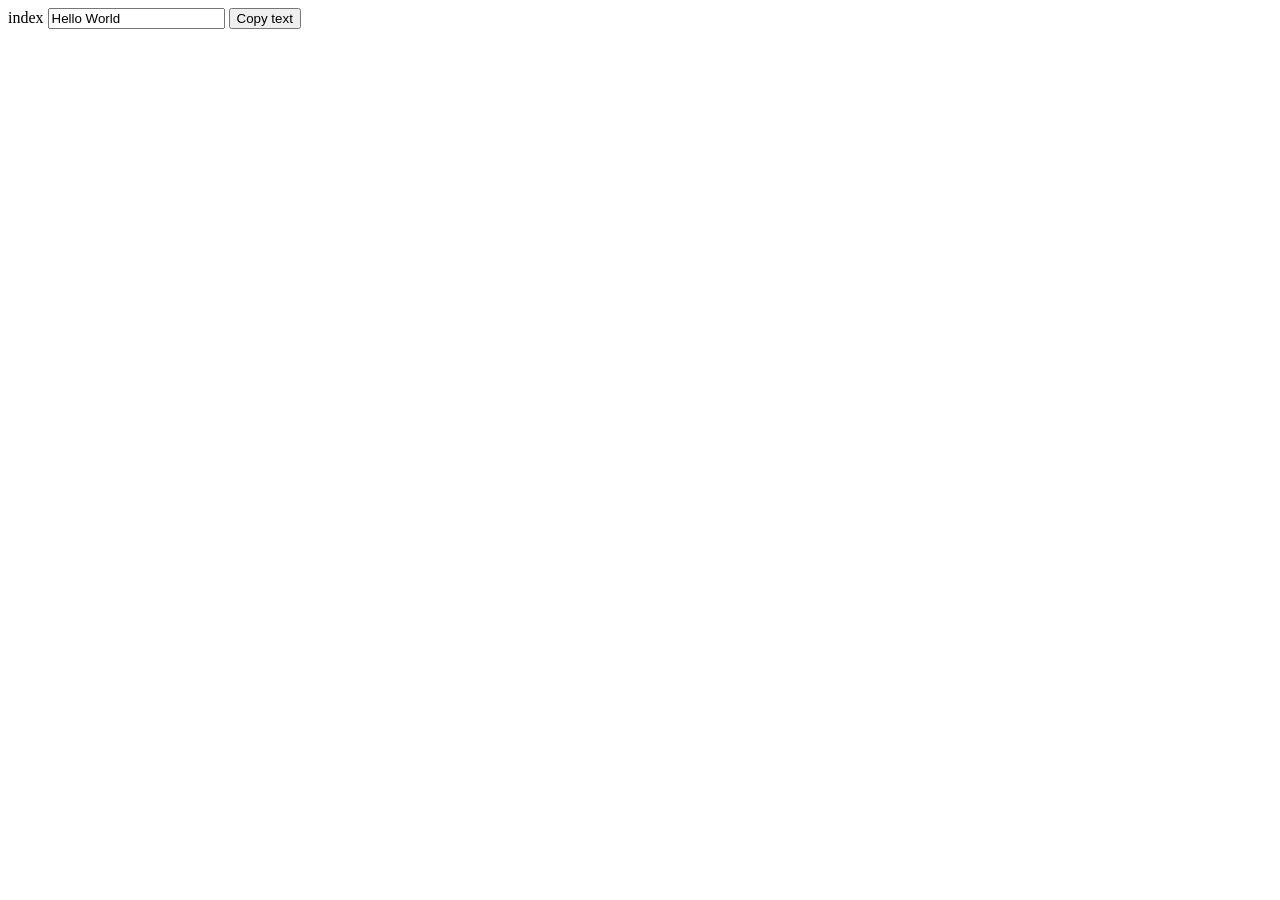
<file: index.html>
index
<!DOCTYPE html>
<html lang="en">
<head>
<!-- The text field -->
<input type="text" value="Hello World" id="myInput">

<!-- The button used to copy the text -->
<button onclick="myFunction()">Copy text</button>
<style>
    .tooltip {
  position: relative;
  display: inline-block;
}

.tooltip .tooltiptext {
  visibility: hidden;
  width: 140px;
  background-color: rgb(124, 101, 101);
  color: rgb(228, 0, 0);
  text-align: center;
  border-radius: 6px;
  padding: 5px;
  position: absolute;
  z-index: 1;
  bottom: 150%;
  left: 50%;
  margin-left: -75px;
  opacity: 0;
  transition: opacity 0.3s;
}

.tooltip .tooltiptext::after {
  content: "";
  position: absolute;
  top: 100%;
  left: 50%;
  margin-left: -5px;
  border-width: 5px;
  border-style: solid;
  border-color: #555 transparent transparent transparent;
}

.tooltip:hover .tooltiptext {
  visibility: visible;
  opacity: 1;
}
</style>
</head>
<body>
</body>
<script>
    function myFunction() {
  // Get the text field
  var copyText = document.getElementById("myInput");

  // Select the text field
  copyText.select();
  copyText.setSelectionRange(0, 99999); // For mobile devices

   // Copy the text inside the text field
  navigator.clipboard.writeText(copyText.value);

  // Alert the copied text
  alert("Copied the text: " + copyText.value);
}
</script>
</html>
</file>
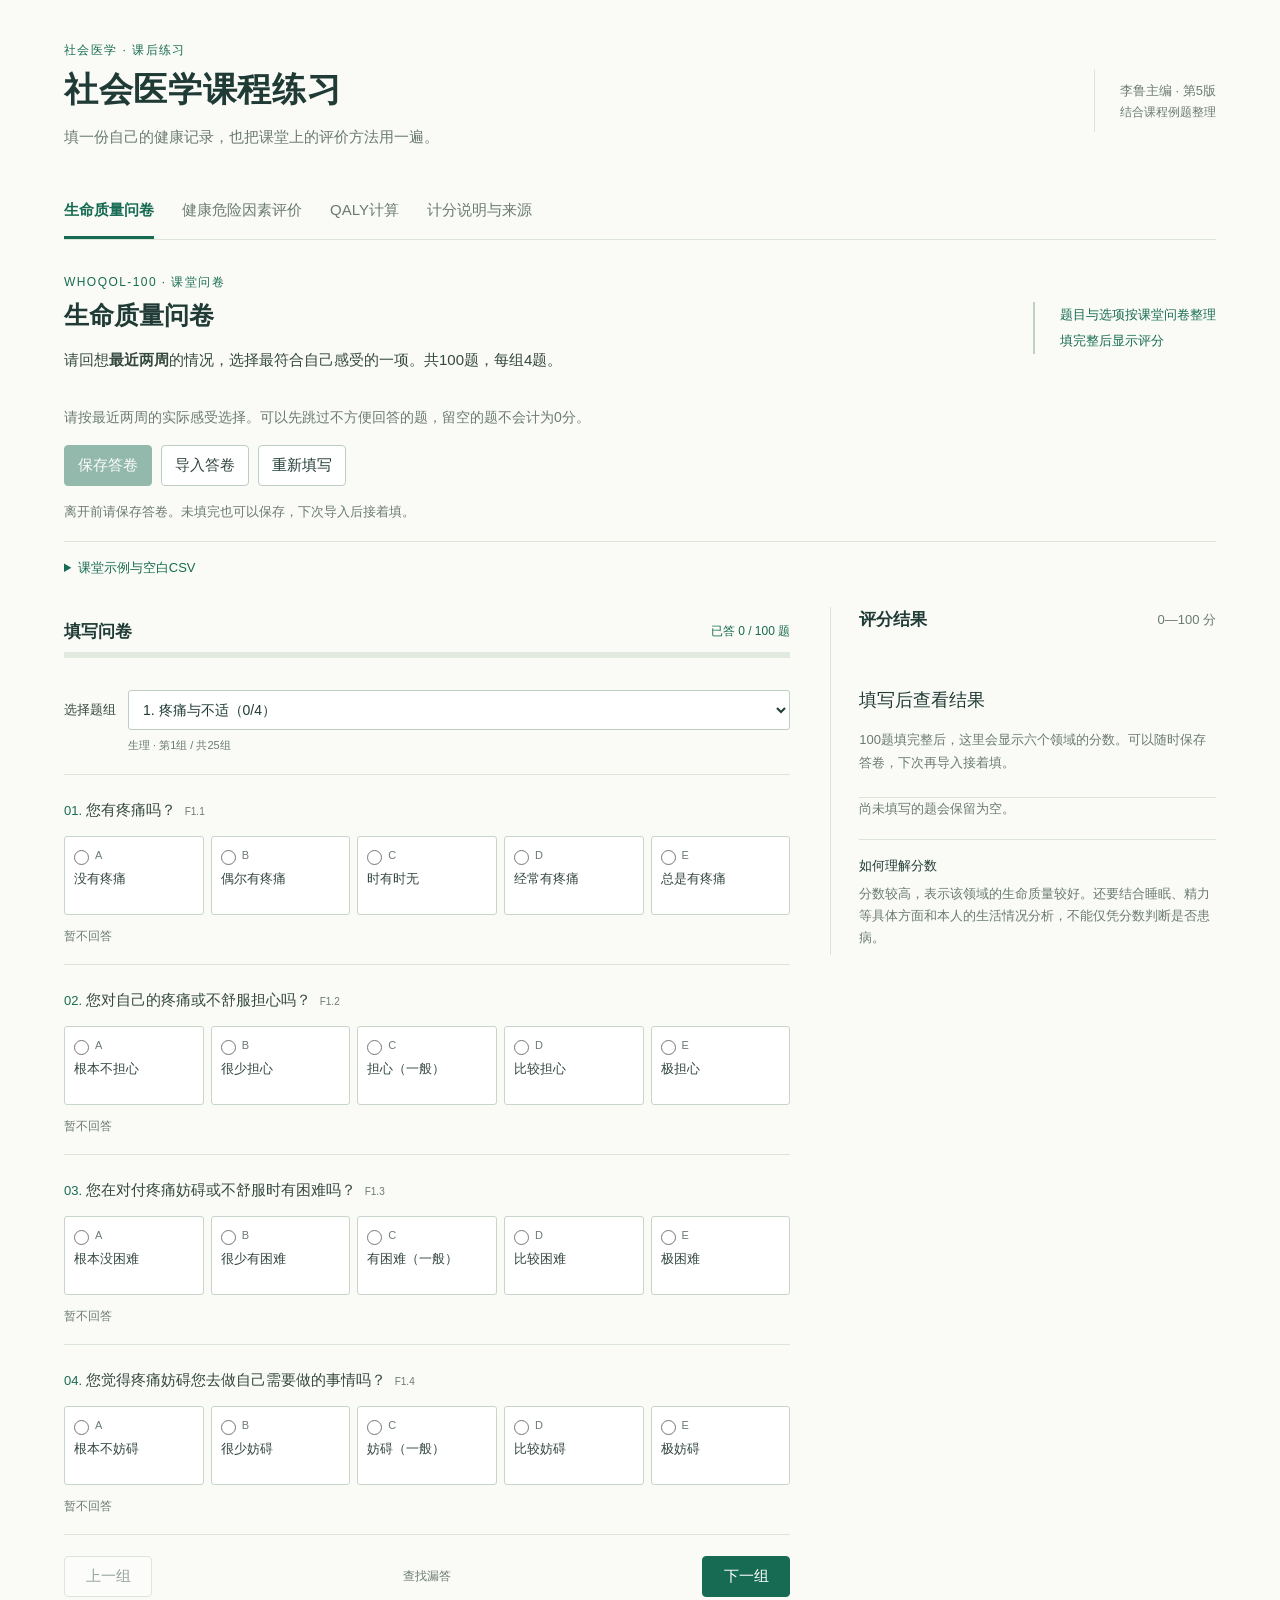
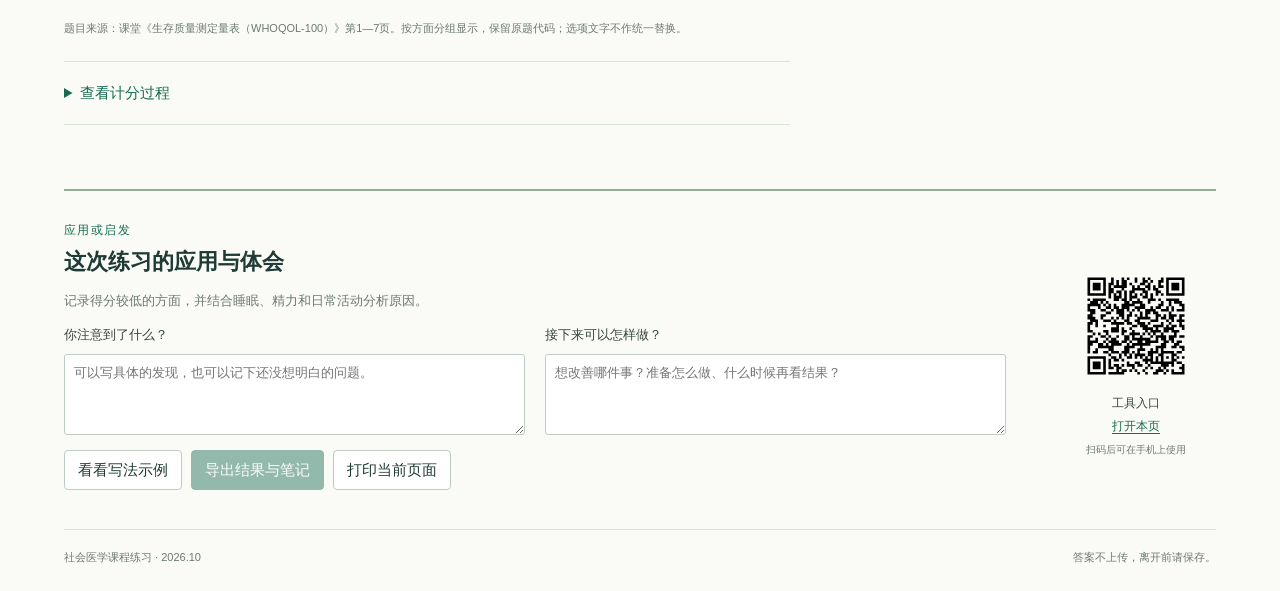
<file: social-medicine/index.html>
<!doctype html>
<html lang="zh-CN">
<head>
  <meta charset="utf-8">
  <meta name="viewport" content="width=device-width,initial-scale=1">
  <meta name="description" content="填写WHOQOL-100问卷，按课堂表12-1、12-2、12-3计算健康危险因素评价，并复习QALY计算。">
  <title>社会医学课程练习</title>
  <link rel="stylesheet" href="style.css?v=20261025save1">
</head>
<body>
<a class="skip" href="#workspace">跳到计算区</a>
<main>
  <header class="masthead">
    <div><p class="eyebrow">社会医学 · 课后练习</p><h1>社会医学课程练习</h1><p class="lead">填一份自己的健康记录，也把课堂上的评价方法用一遍。</p></div>
    <div class="edition"><span>李鲁主编 · 第5版</span><small>结合课程例题整理</small></div>
  </header>
  <nav role="tablist" aria-label="练习模块">
    <button id="tab-whoqol" role="tab" aria-selected="true" aria-controls="whoqol" data-tab="whoqol">生命质量问卷</button>
    <button id="tab-hra" role="tab" aria-selected="false" aria-controls="hra" data-tab="hra" tabindex="-1">健康危险因素评价</button>
    <button id="tab-qaly" role="tab" aria-selected="false" aria-controls="qaly" data-tab="qaly" tabindex="-1">QALY计算</button>
    <button id="tab-notes" role="tab" aria-selected="false" aria-controls="notes" data-tab="notes" tabindex="-1">计分说明与来源</button>
  </nav>
  <div id="workspace" tabindex="-1">
  <section id="whoqol" class="panel" role="tabpanel" aria-labelledby="tab-whoqol">
    <div class="intro"><div><p class="kicker">WHOQOL-100 · 课堂问卷</p><h2>生命质量问卷</h2><p>请回想<b>最近两周</b>的情况，选择最符合自己感受的一项。共100题，每组4题。</p></div><div class="intro-note">题目与选项按课堂问卷整理<br>填完整后显示评分</div></div>
    <p id="who-mode" class="questionnaire-note" role="status"></p>
    <div class="toolbar"><button id="who-save" class="primary" disabled>保存答卷</button><label class="file-button">导入答卷<input id="who-import" type="file" accept=".csv,text/csv"></label><button id="who-clear">重新填写</button></div>
    <p class="help" id="who-save-status" role="status">离开前请保存答卷。未填完也可以保存，下次导入后接着填。</p>
    <details class="who-examples"><summary>课堂示例与空白CSV</summary><div class="toolbar"><button id="who-demo">查看示例答卷</button><button id="who-followup">查看示例前后变化</button><button id="who-template">下载空白CSV</button></div><p class="help">示例使用模拟答案，方便核对计分。已有纸质答卷也可以按题目代码填写CSV后导入，选项仍按原始A—E记录。</p></details>
    <div class="workspace-grid">
      <div class="question-pane">
        <div class="who-progress-block"><div class="section-top"><h3>填写问卷</h3><span id="who-progress" class="counter" aria-live="polite">已答 0 / 100 题</span></div><progress id="who-progress-bar" value="0" max="100" aria-label="作答进度"></progress></div>
        <div id="who-question-top" class="who-group-picker"><label for="who-group">选择题组</label><select id="who-group" aria-describedby="who-group-context"></select><small id="who-group-context"></small></div>
        <div id="who-fields" class="who-fields"></div>
        <div class="who-page-controls"><button id="who-prev">上一组</button><button id="who-review" class="text-button">查找漏答</button><button id="who-next" class="primary">下一组</button></div>
        <p id="who-navigation-note" class="help" role="status"></p>
        <p class="help question-source">题目来源：课堂《生存质量测定量表（WHOQOL-100）》第1—7页。按方面分组显示，保留原题代码；选项文字不作统一替换。</p>
        <p id="who-error" class="error" role="status"></p>
        <details class="process"><summary>查看计分过程</summary><label class="select-label">选择方面<select id="who-facet"></select></label><div id="who-steps" class="steps"></div></details>
      </div>
      <aside class="score-pane" id="who-results">
        <div class="section-top"><h3 id="who-result-title" tabindex="-1">评分结果</h3><span class="help">0—100 分</span></div>
        <div id="who-legend" class="legend"></div>
        <div id="who-chart" class="domain-chart" aria-label="WHOQOL-100六领域得分"></div>
        <div id="who-result-details" hidden>
          <div class="overall"><span>课堂五领域均分</span><strong id="who-class-summary">—</strong><small>生理、心理、独立性、社会关系、环境五个领域的平均分</small></div>
          <div class="overall"><span>总体生命质量与健康（G1—G4）</span><strong id="who-general">—</strong><small id="who-general-items"></small></div>
          <div class="toolbar compact"><button id="who-reference">保留本次结果作对照</button><button id="who-unreference" hidden>取消对照</button></div>
          <p id="who-reference-note" class="help"></p>
        </div>
        <p id="who-comment" class="help"></p>
        <div class="marginal-note"><b>如何理解分数</b><p>分数较高，表示该领域的生命质量较好。还要结合睡眠、精力等具体方面和本人的生活情况分析，不能仅凭分数判断是否患病。</p></div>
      </aside>
    </div>
  </section>
  <section id="hra" class="panel" role="tabpanel" aria-labelledby="tab-hra" hidden>
    <div class="intro"><div><p class="kicker">课堂表12-1 · 表12-2 · 表12-3</p><h2>健康危险因素评价</h2><p>填入当前情况和改善计划，看看各项危险能降低多少，再查对应的评价年龄。</p></div><div class="intro-note">参数适用：男性40—44岁<br>填写的资料不会上传</div></div>
    <ol class="lesson-path" aria-label="计算顺序"><li><b>01</b> 填写变量</li><li><b>02</b> 转换危险分数</li><li><b>03</b> 生成表12-1</li><li><b>04</b> 查表12-3</li></ol>
    <div class="toolbar"><button id="lesson-demo" class="primary">载入课堂例题</button><button id="lesson-save">保存这次填写</button><label class="file-button">导入已存资料<input id="lesson-import" type="file" accept=".json,application/json"></label><button id="lesson-clear">清空重填</button><button id="lesson-view">查看计算结果</button></div>
    <p id="lesson-save-help" class="help">保存会下载JSON文件。刷新或重新打开页面后不会自动恢复；下次请点击“导入已存资料”，选择保存的文件继续填写。</p>
    <p id="lesson-status" class="help" role="status">不知道的当前值可以留空；改善后未填的项目，按当前情况计算。</p>
    <form id="lesson-form" novalidate>
      <section class="lesson-setup" aria-labelledby="lesson-setup-title"><h3 id="lesson-setup-title">先确认基本信息</h3><div class="lesson-setup-grid">
        <label>实际年龄（岁）<input id="lesson-age" type="number" min="0" max="120" step="1" value="41"></label>
        <label>性别<select id="lesson-sex"><option value="male">男</option><option value="female">女（需补充相应参数）</option></select></label>
        <label>血压单位<select id="lesson-bpUnit"><option value="mmHg">mmHg</option><option value="kPa">kPa</option></select></label>
        <label>用哪项血压换算分数<select id="lesson-bpIndicator"><option value="sbp">收缩压</option><option value="dbp">舒张压</option></select></label>
        <label class="lesson-policy">冠心病分数取值<select id="lesson-policy"><option value="table">按表12-2内插计算</option><option value="given">优先用表12-1给定值</option></select></label>
      </div><label class="check"><input id="lesson-round" type="checkbox" checked>按课堂表格，R先保留2位小数，再计算D</label><p class="help">本页使用男性40—44岁组参数。冠心病按表12-2取值，其他死因按表12-1计算；遇到资料未列的情况，可在下方补充有来源的系数。</p></section>
      <div class="section-top"><h3>填写当前情况与改善计划</h3><span class="help">原始变量 → 危险分数r</span></div>
      <p class="help">同样是“不吸烟”，冠心病、脑血管病和肺癌的r值分别为0.5、0.8、0.2，因此每项都要单独取值。</p>
      <div id="lesson-fields"></div>
      <div class="toolbar"><button id="lesson-four" type="button">填入例题的4项改善</button><button id="lesson-unchanged" type="button">全部按当前情况计算</button></div><p class="help">例题设定：定期锻炼、恢复平均体重、治疗抑郁、每年直肠镜检查。其中的检查安排是原题条件，不是现实筛查建议。</p>
    </form>
    <details id="lesson-conversion" class="process lesson-conversion"><summary>查看分数和取值依据</summary><p class="help">这里列出每项变量对应的r值、内插过程和出处。缺少系数时，可填写r值并附上表号、页码或原网址。未应用的草稿也会随资料保存。修改变量时，只重新检查受影响的系数；另一边独立填写的数值会保留。</p><div id="lesson-factor-details"></div></details>
    <section class="lesson-results" aria-labelledby="lesson-results-title"><div class="report-heading"><div><p class="kicker">表12-1 · 第6—13列</p><h3 id="lesson-results-title" tabindex="-1">各死因的计算结果</h3><p id="lesson-mode" class="help"></p></div><div class="toolbar"><button id="lesson-csv" class="primary" disabled>导出表12-1（CSV）</button><button id="lesson-print" disabled>打印预览 / 保存PDF</button></div></div>
      <p id="lesson-progress" class="help" role="status"></p><p id="lesson-error" class="error" role="status"></p><div id="lesson-pending"></div>
      <div id="lesson-metrics" class="metric-band" aria-live="polite"></div>
      <div class="lesson-results-grid"><div class="table-scroll"><table class="lesson-summary-table"><caption>各死因汇总（M、D单位：/10万）</caption><thead><tr><th scope="col">死因</th><th scope="col">基准率M</th><th scope="col">当前R</th><th scope="col">改善后R</th><th scope="col">当前D</th><th scope="col">改善后D</th><th scope="col">降低量</th><th scope="col">占原总危险%</th></tr></thead><tbody id="lesson-summary-rows"></tbody></table></div><figure class="lesson-risk-figure"><figcaption>改善前后对照（D，/10万）</figcaption><div class="lesson-legend"><span>当前</span><span>改善后</span></div><div id="lesson-risk-chart"></div><p class="help">箭头旁为该项相对变化；表格末列为占原总危险的比例。</p></figure></div>
      <details class="process"><summary>查看完整表12-1（共13列）</summary><div class="table-scroll"><table class="lesson-full-table"><caption>表12-1：变量、分数与计算结果</caption><thead><tr><th>(1)死亡原因</th><th>(2)死亡概率<br>/10万</th><th>(3)疾病诱发因素</th><th>(4)指标值</th><th>(5)危险分数</th><th>(6)组合危险分数</th><th>(7)存在死亡危险<br>/10万</th><th>(8)改变危险因素</th><th>(9)新危险分数</th><th>(10)新组合危险分数</th><th>(11)新存在死亡危险<br>/10万</th><th>(12)降低量<br>/10万</th><th>(13)占原总危险%</th></tr></thead><tbody id="lesson-full-rows"></tbody></table></div></details>
    </section>
    <section class="lesson-age-section" aria-labelledby="lesson-age-title"><div><p class="kicker">表12-3</p><h3 id="lesson-age-title">实际年龄、评价年龄与增长年龄</h3><div id="lesson-ages" class="age-chart"></div><p id="lesson-age-note" class="steps"></p><p class="help">按实际年龄末位选列，用合计危险在相邻两行间内插。增长年龄指改善后危险对应的年龄，两者差值不代表寿命能延长多少。</p></div><details class="process"><summary>查看查表过程</summary><p class="help">采用表12-3男性列中1600—61640的区段（基础年龄24—70岁）。低龄区部分率值重复或不随年龄递增，无法唯一反求年龄；超出本页范围时不计算。</p><div class="lesson-age-legend"><span>当前风险的相邻行</span><span>改善后风险的相邻行</span></div><div class="table-scroll lesson-age-table-wrap"><table class="lesson-age-table"><thead><tr><th>男性合计危险/10万</th><th>所选列的评价年龄</th></tr></thead><tbody id="lesson-age-rows"></tbody></table></div></details></section>
    <details class="process"><summary>公式与资料来源</summary><div class="formula">X＝Σ<sub>rᵢ&gt;1</sub>(rᵢ−1)，Y＝Π<sub>rᵢ≤1</sub>rᵢ，R＝X＋Y<br>D＝M×R；总危险＝ΣD<br>每项降低量＝当前D−改善后D<br>第13列＝该死因降低量÷原总危险×100%</div><p>先用表12-2查冠心病的单项分数，再在表12-1中计算组合分数和各项危险，最后用合计危险查表12-3，得到评价年龄与增长年龄。</p><ul><li>两张表的例题取值有差别：胆固醇192 mg/dl，表12-1给定0.6，按表12-2内插为0.65；超重30%，表12-1给定1.3，按表12-2的15%与50%两点内插为1.214286。可在页面上方选择取值方式。</li><li>表12-2只列有冠心病的转换参数，其他死因仍需使用各自的系数。相关因素下已补充7篇原始研究的12项数值及原文链接，另列早期HRA分类资料；文献中的OR、HR和预测值保留原义，不自动代入课堂r。</li><li>补充了第5版第137页（PDF第161页）的正文示例：男性40—44岁、每天吸烟20支时，肺癌r＝R＝1.9，D＝202×1.9＝383.8 /10万。该数值不用于其他吸烟量或其他死因。</li><li>第5版第136页将完整统计模型指向配套融合教材。现有纸本、课件和四张补充表未列出心脏杂音“有”、X线“阳性”等情况的转换分数，这些项目仍需对应原表，不能用其他模型的系数代填。</li><li>沿用表12-1给定值时，例题总危险为7167.45 → 3430.35 /10万，降低3737.10 /10万；下降52.1399%，保留一位小数为52.1%。</li><li>核对结果：自杀改善后D＝264×1.5＝396；肺炎改善后R＝1、D＝111。课件照片与第5版部分数值有印刷差异，此处按补充表和算式计算。</li><li>来源：健康风险资料夹中的课堂补充表12-1（第150—151页）、12-2（第153页）、12-3（第154页）；《社会医学》课程课件第163—174页。李鲁《社会医学》第5版对应第11章，表号与补充表不同。</li></ul><p class="help">本页用于课堂练习，所用参数来自教材例题，结果不用于个人诊疗或筛查安排。</p></details>
    <p class="help lesson-legacy-link"><a href="legacy.html#hra" target="_blank" rel="noopener">旧版生活方式记录备份（非HRA三表计算器）</a>：仅用于打开以前的生活方式资料。当前HRA保存的JSON文件，请用上方“导入已存资料”恢复。</p>
  </section>
  <section id="qaly" class="panel" role="tabpanel" aria-labelledby="tab-qaly" hidden>
    <div class="intro"><div><p class="kicker">课程课件第 139 页</p><h2>质量调整生命年计算</h2><p>按养老院例题，将各健康状态的持续年数乘以相应权重，再求和。</p></div><div class="intro-note">QALY = Σ Y<sub>k</sub>W<sub>k</sub></div></div>
    <div class="workspace-grid"><div><div class="table-scroll"><table><thead><tr><th>健康状态</th><th>年数 Y</th><th>权重 W</th><th>Y×W</th><th></th></tr></thead><tbody id="qrows"></tbody></table></div><div class="toolbar"><button id="loadq" class="primary">载入课堂例题</button><button id="addrow">添加健康状态</button></div><p id="qerror" class="error" role="status"></p><div id="qsteps" class="steps"></div></div><aside class="score-pane"><h3>质量调整生命年</h3><div class="qaly-number"><strong id="qtotal">—</strong><span>QALY</span></div><p id="ytotal" class="help"></p><div id="qbars"></div><div class="marginal-note"><b>结果说明</b><p>71.6 年是未调整的年数；用题目给定权重计算，结果约为 68.5 QALY。评价健康管理效果时，既要看生存时间，也要看生活质量。</p></div></aside></div>
    <details class="process"><summary>EQ-5D-3L编码练习</summary><p class="help">对照已有问卷选择等级。这里记录健康状态编码与VAS，不自动计算效用指数。</p><div class="eq-grid" id="eqfields"></div><div class="inline-fields"><label>EQ VAS 自评分（0—100）<input type="number" min="0" max="100" value="75" id="vas"></label><div><span class="help">健康状态编码</span><strong id="eqcode" class="eqcode"></strong></div></div><p id="eqerror" class="error" role="status"></p><p>状态编码、VAS 与效用指数是不同结果。不能用等级相加或 VAS÷100 代替 QALY 的效用权重。</p></details>
  </section>
  <section id="notes" class="panel sources" role="tabpanel" aria-labelledby="tab-notes" hidden>
    <p class="kicker">课程资料</p><h2>计分说明与资料来源</h2>
    <h3>WHOQOL-100</h3><p>课堂评分说明第8页使用 A—E，正向题计1—5、反向题计5—1。工具按原条目代码 F1.1—F24.4、G1—G4 处理，不按不同译本的页面题序映射。采用完整作答模式：100题齐全后才计算，不自动填补缺失值。</p><ol><li>按课堂表的30个反向条目转向，再把每个方面的4题相加，得4—20分。</li><li>方面标准分＝（转向后方面分−4）÷16×100；同一领域的方面标准分求平均，得领域0—100分。</li><li>这与WHO手册先保留F1、F8、F11的负向原分、进入领域时再做24−方面分的方法，在完整作答时等价；两种流程不能重复反向。</li><li>课堂汇总分＝（生理＋心理＋独立性＋社会关系＋环境）÷5，按课堂评分说明单列。它是课堂约定的五领域均分，不称为WHO推荐的统一总分。</li><li>六领域及G1—G4仍分别呈现，不设诊断界值，也不换算成QALY效用。</li></ol>
    <p>课堂反向条目共30个：F1.1—F1.4、F2.2、F2.4、F3.2、F3.4、F7.2、F7.3、F8.1—F8.4、F9.3、F9.4、F10.2、F10.4、F11.1—F11.4、F13.1、F15.4、F16.3、F18.2、F18.4、F22.2、F23.2、F23.4。</p>
    <p>依据：WHO 网站提供的 Australian version: Manual and questionnaires WHOQOL-100 and BREF，第19—22页（PDF第31—34页），含条目代码对应关系及完整领域公式。输入前请与所持量表的条目代码核对。</p>
    <p><a href="https://www.who.int/tools/whoqol/whoqol-100" target="_blank" rel="noopener">WHOQOL-100 官方资料页</a> · <a href="https://cdn.who.int/media/docs/default-source/publishing-policies/whoqol/english-australia-whoqol-100---bref.zip?sfvrsn=ae797474_2" target="_blank" rel="noopener">WHO 提供的手册原文件（ZIP）</a></p>
    <h3>健康危险因素评价：计算说明</h3><p>依照课堂补充表12-1至12-3及课件第163—174页计算。填写原始变量后，冠心病按表12-2换算分数，其他死因按表12-1取值；随后计算当前和改善后的组合分数、危险、降低量及占原总危险的比例，最后查表12-3。</p><div class="formula">R＝Σ(rᵢ&gt;1时的rᵢ−1)＋Π(rᵢ≤1时的rᵢ)<br>D＝M×R；总危险＝ΣD<br>第13列＝该死因降低量÷原总危险×100%</div><p>冠心病分数可选择“优先用表12-1给定值”或“按表12-2内插计算”。胆固醇192 mg/dl，给定值为0.6、内插值为0.65；超重30%，给定值为1.3、内插值为1.214286。默认将R保留2位小数后再计算D，也可取消勾选，使用完整精度。</p><p>参数适用于男性40—44岁组，其他人群需补充相应的基准率和转换参数。未知值留空，手填系数需注明来源；12项死因全部完成后，才计算合计危险与对应年龄。</p><p>来源：课堂补充表12-1（第150—151页）、表12-2（第153页）、表12-3（第154页）；课程课件第163—174页。李鲁主编《社会医学》第5版相应算法位于第11章，表11-1至11-3。表号与页码按各自资料区分。</p><p>课堂例题：总危险7167.45 → 3430.35 /10万，降低3737.10 /10万、52.1399%；评价年龄43.4560岁，增长年龄36.2951岁。两种年龄的差值不代表预计延寿年数；例题参数不用于个人诊疗或筛查安排。</p>
    <h3>QALY 与课堂资料</h3><p>QALY = Σ（持续年数×对应健康权重）；课堂例题 65.2×1＋4.5×0.59＋1.9×0.34＝68.501，课件近似为 68.5。保留负效用输入，但应由相应的正式价值集或题目提供，不能自编换算。</p><p>课程课件《社会医学》：第138—139页为 EQ-5D、QALY 练习，第165—174页为危险分数、内插、死亡危险及年龄对照。</p><p><a href="https://euroqol.org/information-and-support/euroqol-instruments/eq-5d-3l/" target="_blank" rel="noopener">EuroQol：EQ-5D-3L</a> · <a href="https://euroqol.org/information-and-support/resources/value-sets/" target="_blank" rel="noopener">EuroQol：效用价值集</a></p>
    <h3>答卷与示例</h3><p>页面打开时是空白问卷。“示例答卷”和“示例前后变化”使用模拟答案，只供学习计分，不能当成真实调查或干预结果。答卷在本页计算，不上传。未填完也可以保存为CSV，下次导入继续；刷新后，当前答案、对照和文字记录会清空。</p><p><a href="https://github.com/hanson2017ear/HansonChan.github.io/tree/main/social-medicine" target="_blank" rel="noopener">工具源文件与核对测试</a></p>
  </section>
  </div>
  <section id="application" class="application" aria-labelledby="application-title">
    <div><p class="kicker">应用或启发</p><h2 id="application-title">这次练习的应用与体会</h2><p id="application-hint" class="help"></p><div class="reflection-fields"><label>你注意到了什么？<textarea id="reflection-observation" rows="3" placeholder="可以写具体的发现，也可以记下还没想明白的问题。"></textarea></label><label>接下来可以怎样做？<textarea id="reflection-action" rows="3" placeholder="想改善哪件事？准备怎么做、什么时候再看结果？"></textarea></label></div><div class="toolbar"><button id="reflection-example">看看写法示例</button><button id="export-record" class="primary">导出结果与笔记</button><button id="print-record">打印当前页面</button></div><p id="export-status" class="help" role="status"></p></div>
    <aside class="qr-block"><img id="tool-qr" src="qr-whoqol.svg" width="118" height="118" alt="生命质量评分工具入口二维码"><p>工具入口</p><a id="tool-link" href="https://hanson2017ear.github.io/HansonChan.github.io/social-medicine/#whoqol">打开本页</a><small>扫码后可在手机上使用</small></aside>
  </section>
  <footer><span>社会医学课程练习 · 2026.10</span><span>答案不上传，离开前请保存。</span></footer>
</main>
<script src="course-data.js?v=20261024"></script><script src="whoqol-questions.js?v=20261024"></script><script src="calc.js?v=20261024"></script><script src="hra-lesson.js?v=20261025save1"></script><script src="app.js?v=20261025save1"></script>
</body></html>
</file>
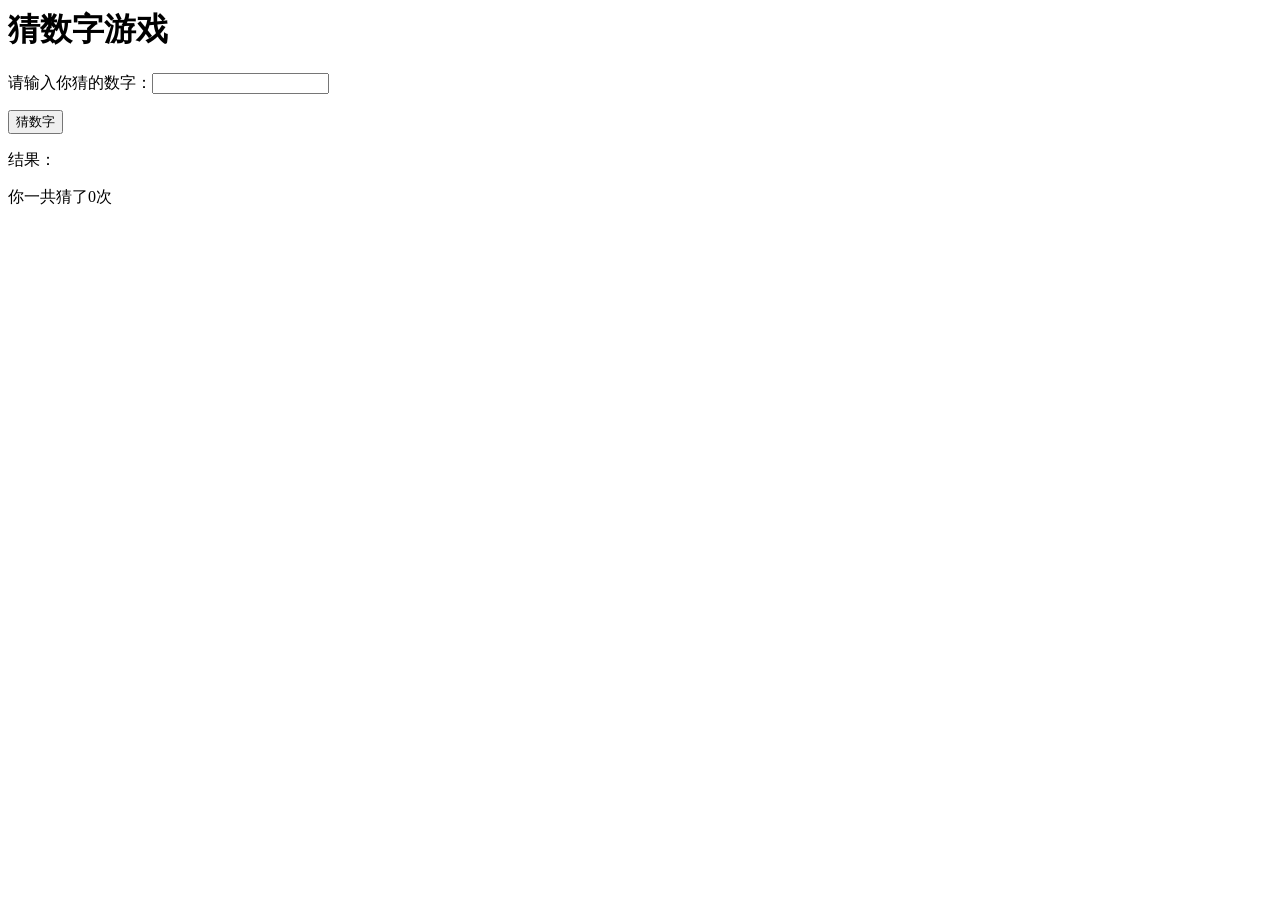
<file: import random.html>
<html>
<head>
    <title>猜数字游戏</title>
</head>
<body>
    <h1>猜数字游戏</h1>
    <script>
        // 生成一个1-100之间的随机数
        let number = Math.floor(Math.random() * 100) + 1;
        // 用户猜测的次数
        let guess_times = 0;
        // 用户猜测的数字
        let guess_number;
        // 游戏结果
        let result;
        function guess() {
            guess_times++;
            guess_number = document.getElementById("guess_number").value;
            if (guess_number > number) {
                result = "你猜的数字大了！";
            } else if (guess_number < number) {
                result = "你猜的数字小了！";
            } else {
                result = "恭喜你猜对了！";
            }
            document.getElementById("result").innerHTML = result;
            document.getElementById("guess_times").innerHTML = guess_times;
        }
    </script>
    <p>请输入你猜的数字：<input type="text" id="guess_number" /></p>
    <p><input type="button" value="猜数字" onclick="guess()" /></p>
    <p>结果：<span id="result"></span></p>
    <p>你一共猜了<span id="guess_times">0</span>次</p>
</body>
</html>
</file>
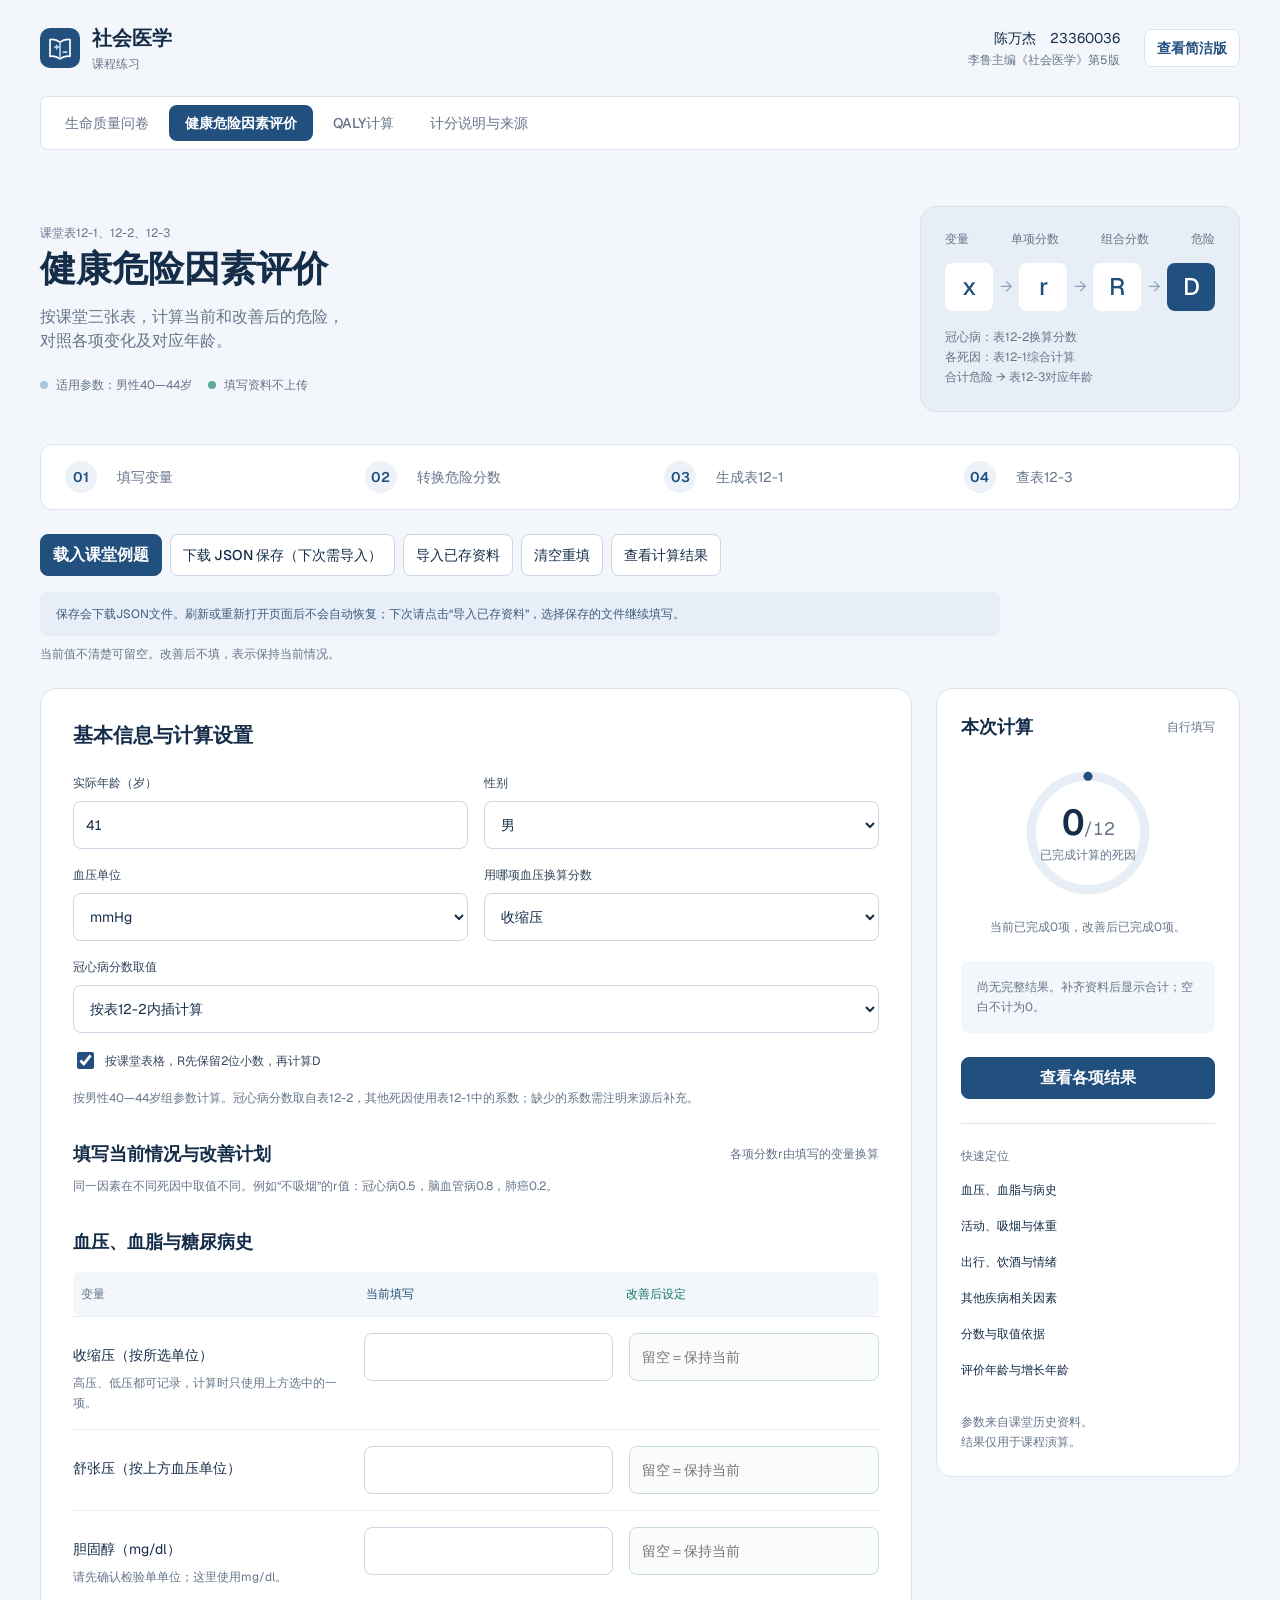
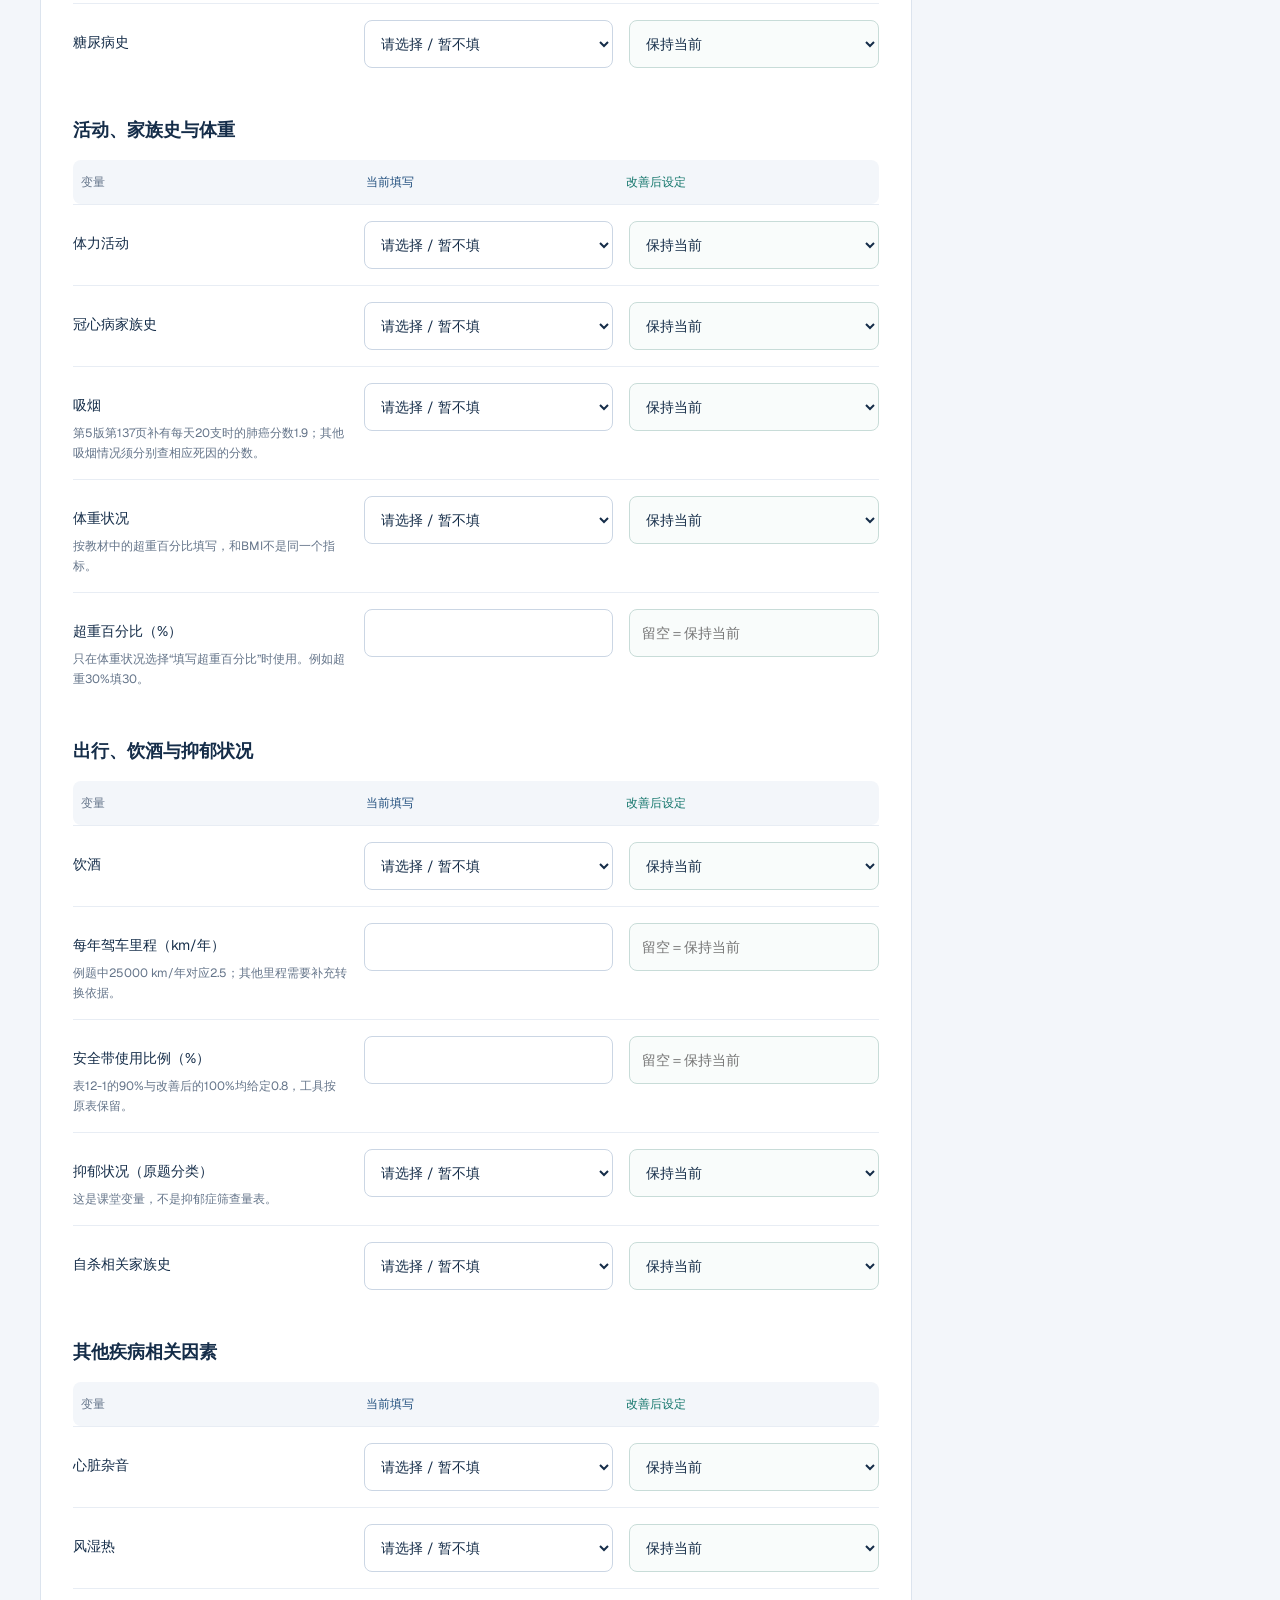
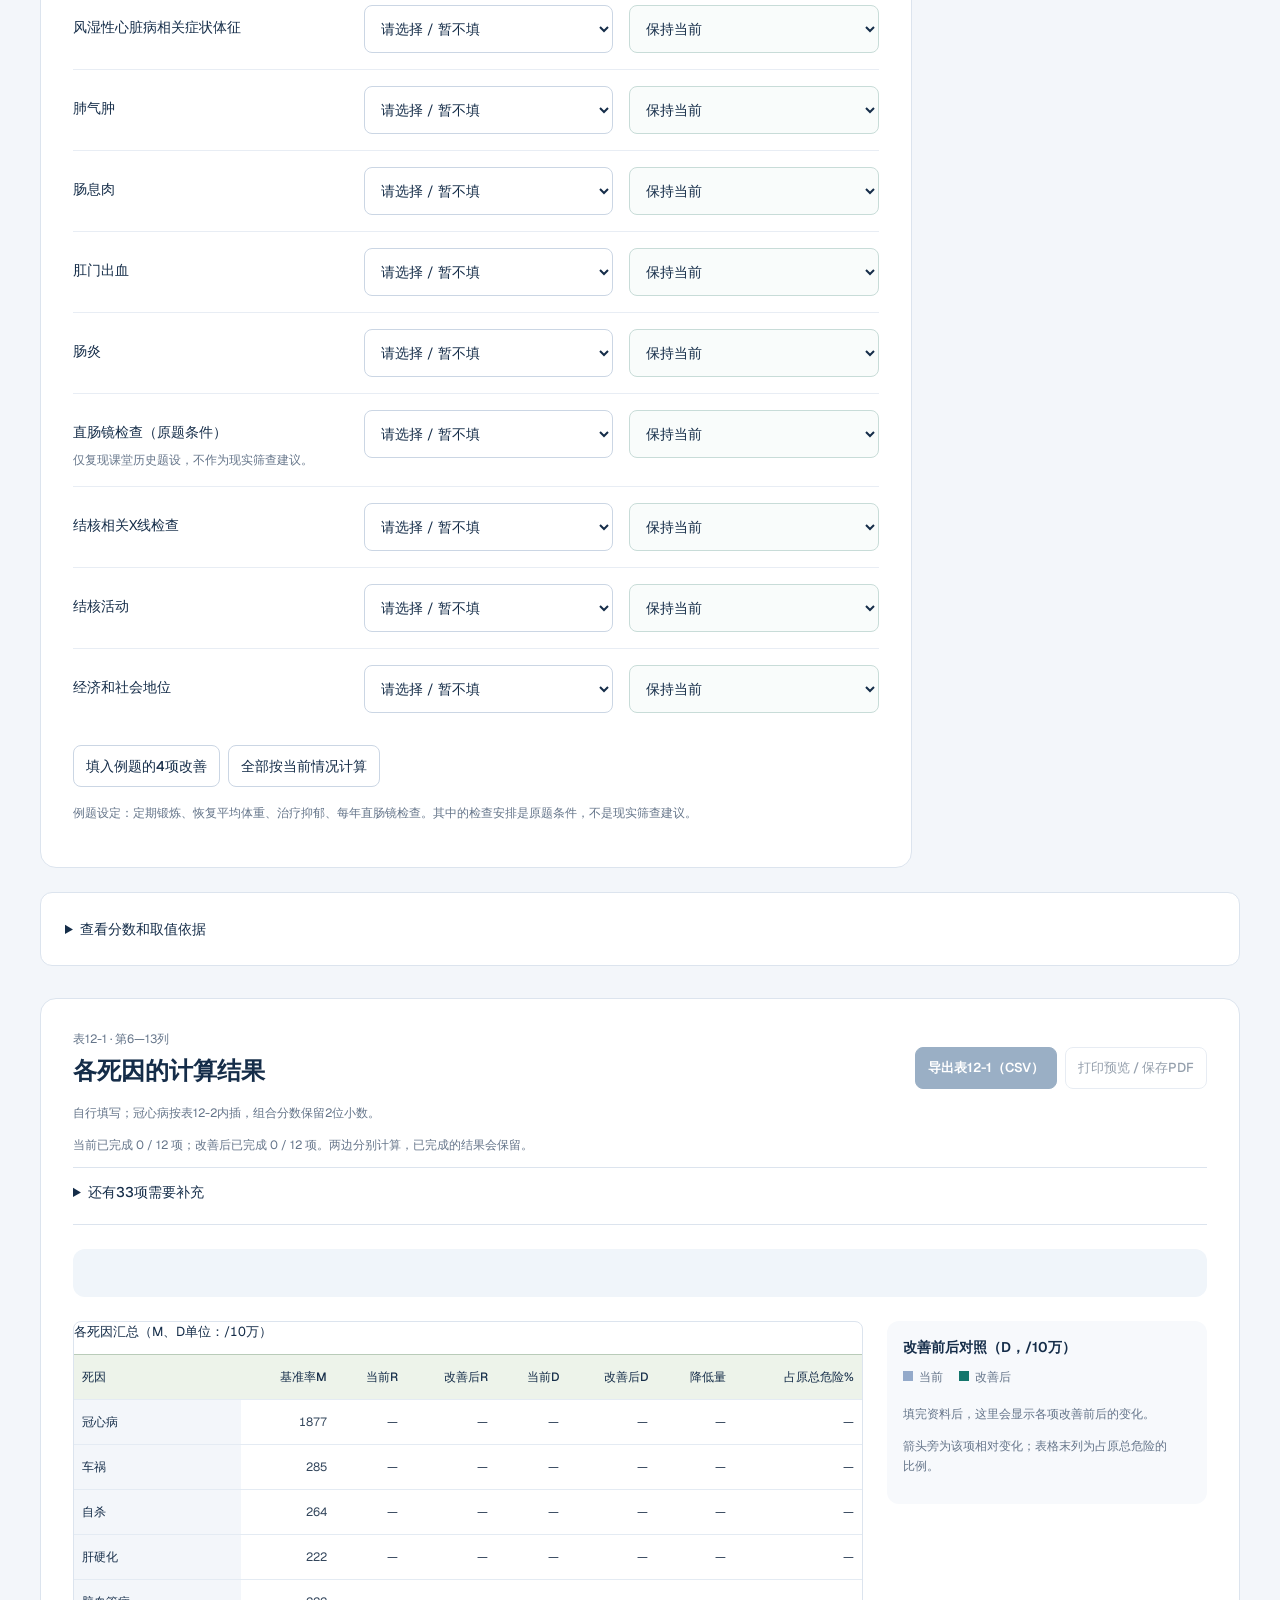
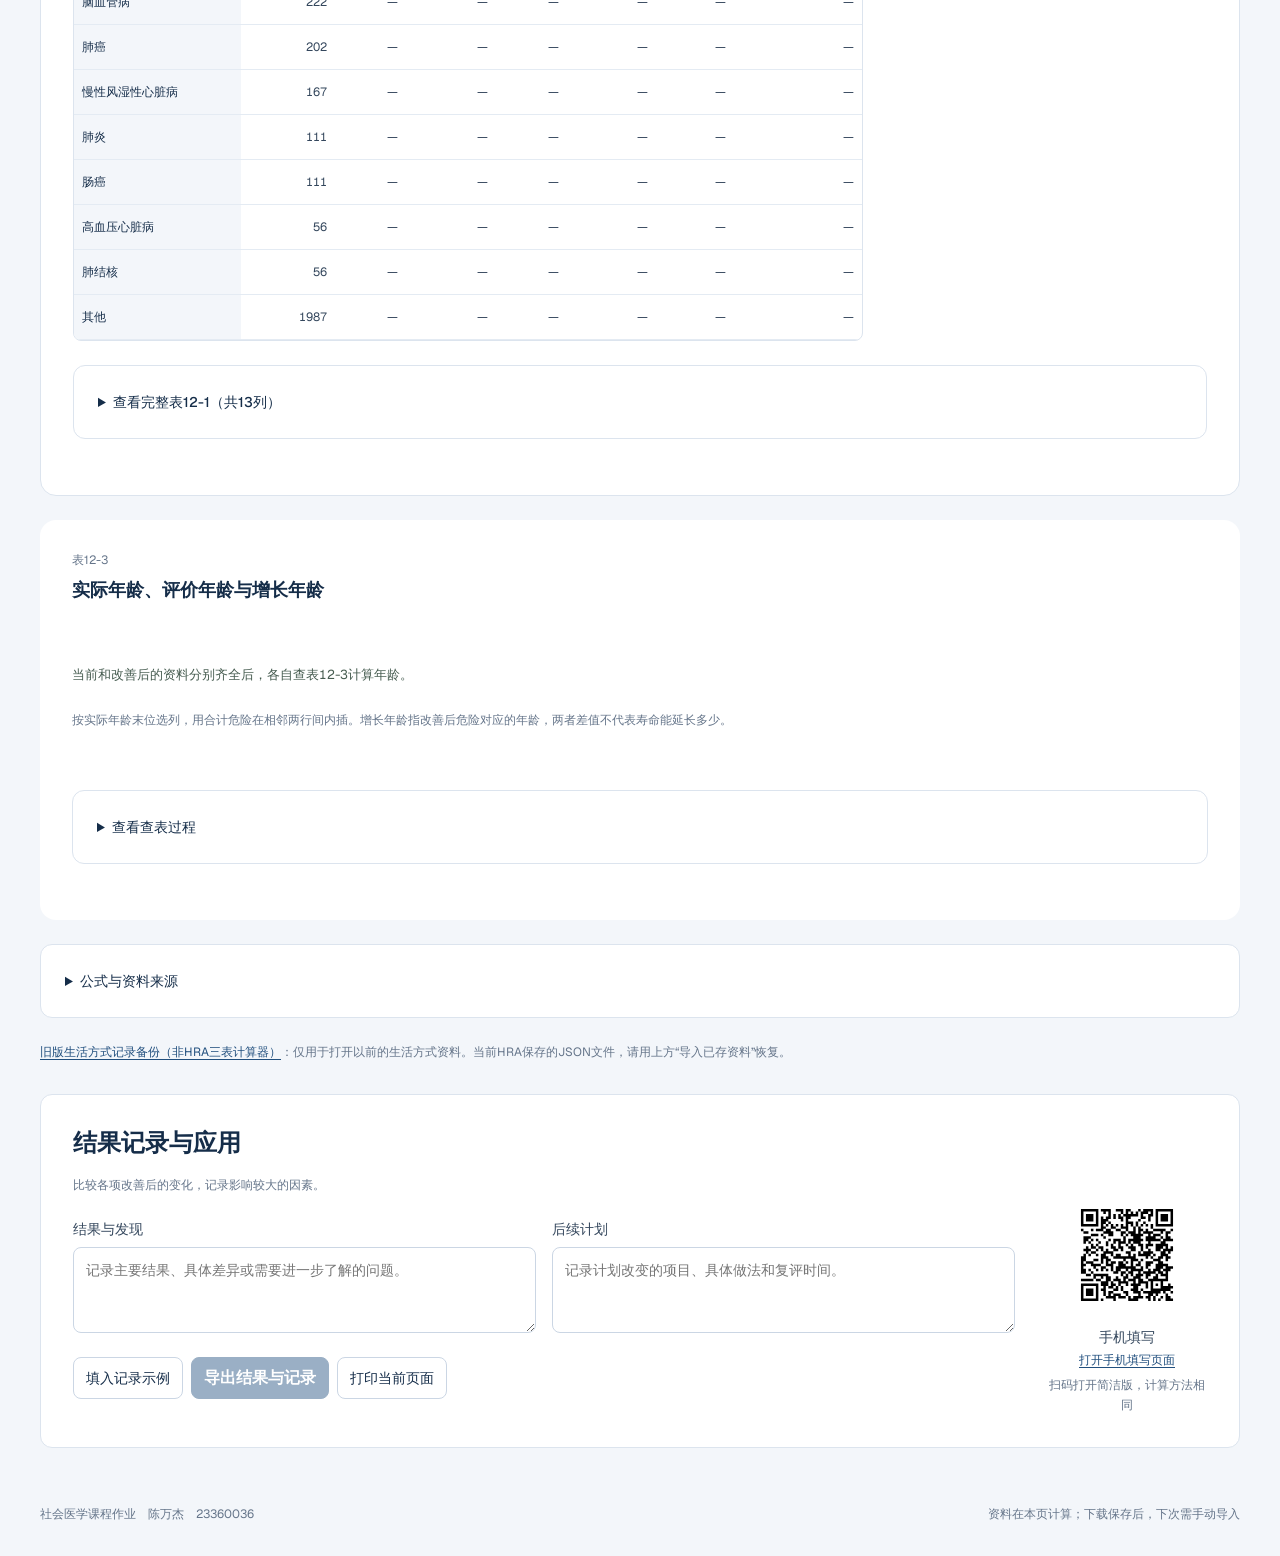
<file: social-medicine/ai-design.html>
<!doctype html>
<html lang="zh-CN">
<head>
  <meta charset="utf-8">
  <meta name="viewport" content="width=device-width,initial-scale=1">
  <meta name="description" content="填写WHOQOL-100问卷，按课堂表12-1、12-2、12-3计算健康危险因素评价，并复习QALY计算。">
  <title>社会医学课程练习</title>
  <meta name="author" content="陈万杰，23360036">
  <meta name="robots" content="noindex">
  <meta name="theme-color" content="#214F7E">
  <link rel="icon" type="image/svg+xml" href="ai-design-mark.svg">
  <link rel="stylesheet" href="style.css?v=20261025save1">
  <link rel="stylesheet" href="ai-design.css?v=20261027text4">
</head>
<body class="ai-design">
<a class="skip" href="#workspace">跳到计算区</a>
<main>
  <header class="masthead ai-masthead">
    <a class="ai-brand" href="#hra"><img src="ai-design-mark.svg" width="40" height="40" alt=""><h1>社会医学<small>课程练习</small></h1></a>
    <div class="ai-edition"><div class="ai-owner"><span>陈万杰　23360036</span><small>李鲁主编《社会医学》第5版</small></div><a id="ai-original-link" href="index.html#hra" target="_blank" rel="noopener">查看简洁版</a></div>
  </header>
  <nav role="tablist" aria-label="练习模块">
    <button id="tab-whoqol" role="tab" aria-selected="true" aria-controls="whoqol" data-tab="whoqol">生命质量问卷</button>
    <button id="tab-hra" role="tab" aria-selected="false" aria-controls="hra" data-tab="hra" tabindex="-1">健康危险因素评价</button>
    <button id="tab-qaly" role="tab" aria-selected="false" aria-controls="qaly" data-tab="qaly" tabindex="-1">QALY计算</button>
    <button id="tab-notes" role="tab" aria-selected="false" aria-controls="notes" data-tab="notes" tabindex="-1">计分说明与来源</button>
  </nav>
  <div id="workspace" tabindex="-1">
  <section id="whoqol" class="panel" role="tabpanel" aria-labelledby="tab-whoqol">
    <div class="intro"><div><p class="kicker">WHOQOL-100</p><h2>生命质量问卷</h2><p>请根据<b>最近两周</b>的实际感受作答，选择最符合自己情况的一项。</p></div><div class="intro-note">共100题，每组4题<br>六个领域分别计分</div></div>
    <p id="who-mode" class="questionnaire-note" role="status"></p>
    <div class="toolbar"><button id="who-save" class="primary" disabled>保存答卷（下载CSV）</button><label class="file-button">导入答卷<input id="who-import" type="file" accept=".csv,text/csv"></label><button id="who-clear">重新填写</button></div>
    <p class="help" id="who-save-status" role="status">保存答卷会下载CSV文件。未填完也可以下载，下次点击“导入答卷”恢复。刷新后不会自动续填。</p>
    <details class="who-examples"><summary>示例答卷与导入模板</summary><div class="toolbar"><button id="who-demo">查看示例答卷</button><button id="who-followup">查看示例前后变化</button><button id="who-template">下载空白CSV</button></div><p class="help">示例使用模拟答案，方便核对计分。已有纸质答卷也可以按题目代码填写CSV后导入，选项仍按原始A—E记录。</p></details>
    <div class="workspace-grid">
      <div class="question-pane">
        <div class="who-progress-block"><div class="section-top"><h3>填写问卷</h3><span id="who-progress" class="counter" aria-live="polite">已答 0 / 100 题</span></div><progress id="who-progress-bar" value="0" max="100" aria-label="作答进度"></progress></div>
        <div id="who-question-top" class="who-group-picker"><label for="who-group">选择题组</label><select id="who-group" aria-describedby="who-group-context"></select><small id="who-group-context"></small></div>
        <div id="who-fields" class="who-fields"></div>
        <div class="who-page-controls"><button id="who-prev">上一组</button><button id="who-review" class="text-button">查找漏答</button><button id="who-next" class="primary">下一组</button></div>
        <p id="who-navigation-note" class="help" role="status"></p>
        <p class="help question-source">题目来源：课堂《生存质量测定量表（WHOQOL-100）》第1—7页。按方面分组显示，保留原题代码；选项文字不作统一替换。</p>
        <p id="who-error" class="error" role="status"></p>
        <details class="process"><summary>查看计分过程</summary><label class="select-label">选择方面<select id="who-facet"></select></label><div id="who-steps" class="steps"></div></details>
      </div>
      <aside class="score-pane" id="who-results">
        <div class="section-top"><h3 id="who-result-title" tabindex="-1">评分结果</h3><span class="help">0—100 分</span></div>
        <div id="who-legend" class="legend"></div>
        <div id="who-chart" class="domain-chart" aria-label="WHOQOL-100六领域得分"></div>
        <div id="who-result-details" hidden>
          <div class="overall"><span>课堂五领域均分</span><strong id="who-class-summary">—</strong><small>生理、心理、独立性、社会关系、环境五个领域的平均分</small></div>
          <div class="overall"><span>总体生命质量与健康（G1—G4）</span><strong id="who-general">—</strong><small id="who-general-items"></small></div>
          <div class="toolbar compact"><button id="who-reference">保留本次结果作对照</button><button id="who-unreference" hidden>取消对照</button></div>
          <p id="who-reference-note" class="help"></p>
        </div>
        <p id="who-comment" class="help"></p>
        <div class="marginal-note"><b>如何理解分数</b><p>分数较高，表示该领域的生命质量较好。还要结合睡眠、精力等具体方面和本人的生活情况分析，不能仅凭分数判断是否患病。</p></div>
      </aside>
    </div>
  </section>
  <section id="hra" class="panel" role="tabpanel" aria-labelledby="tab-hra" hidden>
    <div class="intro ai-hra-intro"><div><p class="kicker">课堂表12-1、12-2、12-3</p><h2>健康危险因素评价</h2><p>按课堂三张表，计算当前和改善后的危险，<br class="ai-desktop-break">对照各项变化及对应年龄。</p><div class="ai-scope"><span>适用参数：男性40—44岁</span><span>填写资料不上传</span></div></div>
    <figure class="ai-method" aria-label="课堂三表计算关系：原始变量转换为单项危险分数，组合后计算各项危险，最后查对应年龄"><div class="ai-method-top"><span>变量</span><span>单项分数</span><span>组合分数</span><span>危险</span></div><div class="ai-method-flow"><b>x</b><span>→</span><b>r</b><span>→</span><b>R</b><span>→</span><b>D</b></div><figcaption>冠心病：表12-2换算分数<br>各死因：表12-1综合计算<br>合计危险 → 表12-3对应年龄</figcaption></figure></div>
    <ol class="lesson-path" aria-label="计算顺序"><li><b>01</b> 填写变量</li><li><b>02</b> 转换危险分数</li><li><b>03</b> 生成表12-1</li><li><b>04</b> 查表12-3</li></ol>
    <div class="toolbar"><button id="lesson-demo" class="primary">载入课堂例题</button><button id="lesson-save" aria-describedby="lesson-save-help">下载 JSON 保存（下次需导入）</button><label class="file-button">导入已存资料<input id="lesson-import" type="file" accept=".json,application/json"></label><button id="lesson-clear">清空重填</button><button id="lesson-view">查看计算结果</button></div>
    <p id="lesson-save-help" class="help">保存会下载JSON文件。刷新或重新打开页面后不会自动恢复；下次请点击“导入已存资料”，选择保存的文件继续填写。</p>
    <p id="lesson-status" class="help" role="status">当前值不清楚可留空。改善后不填，表示保持当前情况。</p>
    <div class="ai-entry-layout">
    <form id="lesson-form" novalidate>
      <section class="lesson-setup" aria-labelledby="lesson-setup-title"><h3 id="lesson-setup-title">基本信息与计算设置</h3><div class="lesson-setup-grid">
        <label>实际年龄（岁）<input id="lesson-age" type="number" min="0" max="120" step="1" value="41"></label>
        <label>性别<select id="lesson-sex"><option value="male">男</option><option value="female">女（需补充相应参数）</option></select></label>
        <label>血压单位<select id="lesson-bpUnit"><option value="mmHg">mmHg</option><option value="kPa">kPa</option></select></label>
        <label>用哪项血压换算分数<select id="lesson-bpIndicator"><option value="sbp">收缩压</option><option value="dbp">舒张压</option></select></label>
        <label class="lesson-policy">冠心病分数取值<select id="lesson-policy"><option value="table">按表12-2内插计算</option><option value="given">优先用表12-1给定值</option></select></label>
      </div><label class="check"><input id="lesson-round" type="checkbox" checked>按课堂表格，R先保留2位小数，再计算D</label><p class="help">按男性40—44岁组参数计算。冠心病分数取自表12-2，其他死因使用表12-1中的系数；缺少的系数需注明来源后补充。</p></section>
      <div class="section-top"><h3>填写当前情况与改善计划</h3><span class="help">各项分数r由填写的变量换算</span></div>
      <p class="help">同一因素在不同死因中取值不同。例如“不吸烟”的r值：冠心病0.5，脑血管病0.8，肺癌0.2。</p>
      <div id="lesson-fields"></div>
      <div class="toolbar"><button id="lesson-four" type="button">填入例题的4项改善</button><button id="lesson-unchanged" type="button">全部按当前情况计算</button></div><p class="help">例题设定：定期锻炼、恢复平均体重、治疗抑郁、每年直肠镜检查。其中的检查安排是原题条件，不是现实筛查建议。</p>
    </form>
    <aside class="ai-live" aria-labelledby="ai-live-title">
      <div class="ai-live-heading"><h3 id="ai-live-title">本次计算</h3><span id="ai-live-mode">等待填写</span></div>
      <div class="ai-completion"><div class="ai-ring"><svg viewBox="0 0 120 120" aria-hidden="true"><circle class="ai-ring-track" cx="60" cy="60" r="50"/><circle id="ai-ring-value" cx="60" cy="60" r="50"/></svg><div><strong id="ai-live-count">0<span>/12</span></strong><small>已完成计算的死因</small></div></div><p id="ai-live-progress">填写后显示完成进度。</p></div>
      <div id="ai-live-metrics"><p class="ai-empty-note">尚无完整结果。<br>补齐资料后显示合计；空白不计为0。</p></div>
      <button type="button" class="primary ai-view-results" data-ai-target="lesson-results-title">查看各项结果</button>
      <div class="ai-jump"><h4>快速定位</h4><div id="ai-group-links"></div><button type="button" data-ai-target="lesson-conversion">分数与取值依据</button><button type="button" data-ai-target="lesson-age-title">评价年龄与增长年龄</button></div>
      <p class="ai-live-foot">参数来自课堂历史资料。<br>结果仅用于课程演算。</p>
    </aside></div>

    <details id="lesson-conversion" class="process lesson-conversion"><summary>查看分数和取值依据</summary><p class="help">逐项列出r值、内插过程和来源。缺少系数时，请填写有依据的r值及表号、页码或原网址；点击“应用”后参与计算。未应用的草稿也会保存在下载文件中。</p><div id="lesson-factor-details"></div></details>
    <section class="lesson-results" aria-labelledby="lesson-results-title"><div class="report-heading"><div><p class="kicker">表12-1 · 第6—13列</p><h3 id="lesson-results-title" tabindex="-1">各死因的计算结果</h3><p id="lesson-mode" class="help"></p></div><div class="toolbar"><button id="lesson-csv" class="primary" disabled>导出表12-1（CSV）</button><button id="lesson-print" disabled>打印预览 / 保存PDF</button></div></div>
      <p id="lesson-progress" class="help" role="status"></p><p id="lesson-error" class="error" role="status"></p><div id="lesson-pending"></div>
      <div id="lesson-metrics" class="metric-band" aria-live="polite"></div>
      <div class="lesson-results-grid"><div class="table-scroll"><table class="lesson-summary-table"><caption>各死因汇总（M、D单位：/10万）</caption><thead><tr><th scope="col">死因</th><th scope="col">基准率M</th><th scope="col">当前R</th><th scope="col">改善后R</th><th scope="col">当前D</th><th scope="col">改善后D</th><th scope="col">降低量</th><th scope="col">占原总危险%</th></tr></thead><tbody id="lesson-summary-rows"></tbody></table></div><figure class="lesson-risk-figure"><figcaption>改善前后对照（D，/10万）</figcaption><div class="lesson-legend"><span>当前</span><span>改善后</span></div><div id="lesson-risk-chart"></div><p class="help">箭头旁为该项相对变化；表格末列为占原总危险的比例。</p></figure></div>
      <details class="process"><summary>查看完整表12-1（共13列）</summary><div class="table-scroll"><table class="lesson-full-table"><caption>表12-1：变量、分数与计算结果</caption><thead><tr><th>(1)死亡原因</th><th>(2)死亡概率<br>/10万</th><th>(3)疾病诱发因素</th><th>(4)指标值</th><th>(5)危险分数</th><th>(6)组合危险分数</th><th>(7)存在死亡危险<br>/10万</th><th>(8)改变危险因素</th><th>(9)新危险分数</th><th>(10)新组合危险分数</th><th>(11)新存在死亡危险<br>/10万</th><th>(12)降低量<br>/10万</th><th>(13)占原总危险%</th></tr></thead><tbody id="lesson-full-rows"></tbody></table></div></details>
    </section>
    <section class="lesson-age-section" aria-labelledby="lesson-age-title"><div><p class="kicker">表12-3</p><h3 id="lesson-age-title">实际年龄、评价年龄与增长年龄</h3><div id="lesson-ages" class="age-chart"></div><p id="lesson-age-note" class="steps"></p><p class="help">按实际年龄末位选列，用合计危险在相邻两行间内插。增长年龄指改善后危险对应的年龄，两者差值不代表寿命能延长多少。</p></div><details class="process"><summary>查看查表过程</summary><p class="help">采用表12-3男性列中1600—61640的区段（基础年龄24—70岁）。低龄区部分率值重复或不随年龄递增，无法唯一反求年龄；超出本页范围时不计算。</p><div class="lesson-age-legend"><span>当前风险的相邻行</span><span>改善后风险的相邻行</span></div><div class="table-scroll lesson-age-table-wrap"><table class="lesson-age-table"><thead><tr><th>男性合计危险/10万</th><th>所选列的评价年龄</th></tr></thead><tbody id="lesson-age-rows"></tbody></table></div></details></section>
    <details class="process"><summary>公式与资料来源</summary><div class="formula">X＝Σ<sub>rᵢ&gt;1</sub>(rᵢ−1)，Y＝Π<sub>rᵢ≤1</sub>rᵢ，R＝X＋Y<br>D＝M×R；总危险＝ΣD<br>每项降低量＝当前D−改善后D<br>第13列＝该死因降低量÷原总危险×100%</div><p>先用表12-2查冠心病的单项分数，再在表12-1中计算组合分数和各项危险，最后用合计危险查表12-3，得到评价年龄与增长年龄。</p><ul><li>两张表的例题取值有差别：胆固醇192 mg/dl，表12-1给定0.6，按表12-2内插为0.65；超重30%，表12-1给定1.3，按表12-2的15%与50%两点内插为1.214286。可在页面上方选择取值方式。</li><li>表12-2只提供冠心病的转换参数，其他死因使用各自的系数。各因素下附有相关文献和原文链接，供核对研究对象与指标；文献中的OR、HR和预测值不直接作为课堂r。</li><li>第5版第137页（PDF第161页）的示例：男性40—44岁、每天吸烟20支时，肺癌r＝R＝1.9，D＝202×1.9＝383.8 /10万。该数值仅对应此吸烟量和死因。</li><li>第5版第136页注明完整统计模型见配套融合教材。现有课堂资料未列出心脏杂音“有”、X线“阳性”等情况的转换分数，需查对应原表；未确认时保留为空。</li><li>沿用表12-1给定值时，例题总危险为7167.45 → 3430.35 /10万，降低3737.10 /10万；下降52.1399%，保留一位小数为52.1%。</li><li>核对结果：自杀改善后D＝264×1.5＝396；肺炎改善后R＝1、D＝111。课件照片与第5版部分数值有印刷差异，此处按补充表和算式计算。</li><li>来源：健康风险资料夹中的课堂补充表12-1（第150—151页）、12-2（第153页）、12-3（第154页）；《社会医学》课程课件第163—174页。李鲁《社会医学》第5版对应第11章，表号与补充表不同。</li></ul><p class="help">本页用于课堂练习，所用参数来自教材例题，结果不用于个人诊疗或筛查安排。</p></details>
    <p class="help lesson-legacy-link"><a href="legacy.html#hra" target="_blank" rel="noopener">旧版生活方式记录备份（非HRA三表计算器）</a>：仅用于打开以前的生活方式资料。当前HRA保存的JSON文件，请用上方“导入已存资料”恢复。</p>
  </section>
  <section id="qaly" class="panel" role="tabpanel" aria-labelledby="tab-qaly" hidden>
    <div class="intro"><div><p class="kicker">课程课件第 139 页</p><h2>质量调整生命年计算</h2><p>填写各健康状态的持续年数和权重，计算质量调整生命年。可载入养老院课堂例题核对。</p></div><div class="intro-note">QALY = Σ Y<sub>k</sub>W<sub>k</sub></div></div>
    <div class="workspace-grid"><div><div class="table-scroll"><table><thead><tr><th>健康状态</th><th>年数 Y</th><th>权重 W</th><th>Y×W</th><th></th></tr></thead><tbody id="qrows"></tbody></table></div><div class="toolbar"><button id="loadq" class="primary">载入课堂例题</button><button id="addrow">添加健康状态</button></div><p id="qerror" class="error" role="status"></p><div id="qsteps" class="steps"></div></div><aside class="score-pane"><h3>质量调整生命年</h3><div class="qaly-number"><strong id="qtotal">—</strong><span>QALY</span></div><p id="ytotal" class="help"></p><div id="qbars"></div><div class="marginal-note"><b>结果说明</b><p>各健康状态的持续年数乘以相应权重后相加，得到质量调整生命年。这里采用输入的权重，不根据问卷得分自动换算。</p></div></aside></div>
    <details class="process"><summary>EQ-5D-3L编码练习</summary><p class="help">对照已有问卷选择等级。这里记录健康状态编码与VAS，不自动计算效用指数。</p><div class="eq-grid" id="eqfields"></div><div class="inline-fields"><label>EQ VAS 自评分（0—100）<input type="number" min="0" max="100" value="75" id="vas"></label><div><span class="help">健康状态编码</span><strong id="eqcode" class="eqcode"></strong></div></div><p id="eqerror" class="error" role="status"></p><p>状态编码、VAS 与效用指数是不同结果。不能用等级相加或 VAS÷100 代替 QALY 的效用权重。</p></details>
  </section>
  <section id="notes" class="panel sources" role="tabpanel" aria-labelledby="tab-notes" hidden>
    <p class="kicker">课程资料</p><h2>计分说明与资料来源</h2>
    <h3>WHOQOL-100</h3><p>按课堂评分说明第8页计分：A—E在正向题中计1—5分，在反向题中计5—1分。各题以 F1.1—F24.4、G1—G4 为识别代码；其他译本的题号可能不同，导入前需核对代码。100题全部作答后计算得分，缺项不作填补。</p><ol><li>按课堂表的30个反向条目转向，再把每个方面的4题相加，得4—20分。</li><li>方面标准分＝（转向后方面分−4）÷16×100；同一领域的方面标准分求平均，得领域0—100分。</li><li>这与WHO手册先保留F1、F8、F11的负向原分、进入领域时再做24−方面分的方法，在完整作答时等价；两种流程不能重复反向。</li><li>课堂汇总分＝（生理＋心理＋独立性＋社会关系＋环境）÷5，按课堂评分说明单列。该均分仅用于本课程，WHOQOL六领域结果仍需分别解读。</li><li>六领域及G1—G4仍分别呈现，不设诊断界值，也不换算成QALY效用。</li></ol>
    <p>课堂反向条目共30个：F1.1—F1.4、F2.2、F2.4、F3.2、F3.4、F7.2、F7.3、F8.1—F8.4、F9.3、F9.4、F10.2、F10.4、F11.1—F11.4、F13.1、F15.4、F16.3、F18.2、F18.4、F22.2、F23.2、F23.4。</p>
    <p>依据：WHO 网站提供的 Australian version: Manual and questionnaires WHOQOL-100 and BREF，第19—22页（PDF第31—34页），含条目代码对应关系及完整领域公式。输入前请与所持量表的条目代码核对。</p>
    <p><a href="https://www.who.int/tools/whoqol/whoqol-100" target="_blank" rel="noopener">WHOQOL-100 官方资料页</a> · <a href="https://cdn.who.int/media/docs/default-source/publishing-policies/whoqol/english-australia-whoqol-100---bref.zip?sfvrsn=ae797474_2" target="_blank" rel="noopener">WHO 提供的手册原文件（ZIP）</a></p>
    <h3>健康危险因素评价：计算说明</h3><p>依照课堂补充表12-1至12-3及课件第163—174页计算。填写原始变量后，冠心病按表12-2换算分数，其他死因按表12-1取值；随后计算当前和改善后的组合分数、危险、降低量及占原总危险的比例，最后查表12-3。</p><div class="formula">R＝Σ(rᵢ&gt;1时的rᵢ−1)＋Π(rᵢ≤1时的rᵢ)<br>D＝M×R；总危险＝ΣD<br>第13列＝该死因降低量÷原总危险×100%</div><p>冠心病分数可选择“优先用表12-1给定值”或“按表12-2内插计算”。胆固醇192 mg/dl，给定值为0.6、内插值为0.65；超重30%，给定值为1.3、内插值为1.214286。默认将R保留2位小数后再计算D，也可取消勾选，使用完整精度。</p><p>参数适用于男性40—44岁组，其他人群需补充相应的基准率和转换参数。未知值留空，手填系数需注明来源；12项死因全部完成后，才计算合计危险与对应年龄。</p><p>来源：课堂补充表12-1（第150—151页）、表12-2（第153页）、表12-3（第154页）；课程课件第163—174页。李鲁主编《社会医学》第5版相应算法位于第11章，表11-1至11-3。表号与页码按各自资料区分。</p><p>课堂例题：总危险7167.45 → 3430.35 /10万，降低3737.10 /10万、52.1399%；评价年龄43.4560岁，增长年龄36.2951岁。两种年龄的差值不代表预计延寿年数；例题参数不用于个人诊疗或筛查安排。</p>
    <h3>QALY 与课堂资料</h3><p>QALY = Σ（持续年数×对应健康权重）；课堂例题 65.2×1＋4.5×0.59＋1.9×0.34＝68.501，课件近似为 68.5。保留负效用输入，但应由相应的正式价值集或题目提供，不能自编换算。</p><p>课程课件《社会医学》：第138—139页为 EQ-5D、QALY 练习，第165—174页为危险分数、内插、死亡危险及年龄对照。</p><p><a href="https://euroqol.org/information-and-support/euroqol-instruments/eq-5d-3l/" target="_blank" rel="noopener">EuroQol：EQ-5D-3L</a> · <a href="https://euroqol.org/information-and-support/resources/value-sets/" target="_blank" rel="noopener">EuroQol：效用价值集</a></p>
    <h3>答卷与示例</h3><p>示例答卷使用模拟答案，用于核对计分，不是真实调查数据。个人答卷在浏览器内计算，不上传。CSV可保存已答题目，下次导入后续填；结果、对照及文字记录请另行导出，刷新后会清空。</p><p><a href="https://github.com/hanson2017ear/HansonChan.github.io/tree/main/social-medicine" target="_blank" rel="noopener">源代码与计算核对</a></p>
  </section>
  </div>
  <section id="application" class="application" aria-labelledby="application-title">
    <div><h2 id="application-title">结果记录与应用</h2><p id="application-hint" class="help"></p><div class="reflection-fields"><label>结果与发现<textarea id="reflection-observation" rows="3" placeholder="记录主要结果、具体差异或需要进一步了解的问题。"></textarea></label><label>后续计划<textarea id="reflection-action" rows="3" placeholder="记录计划改变的项目、具体做法和复评时间。"></textarea></label></div><div class="toolbar"><button id="reflection-example">填入记录示例</button><button id="export-record" class="primary">导出结果与记录</button><button id="print-record">打印当前页面</button></div><p id="export-status" class="help" role="status"></p></div>
    <aside class="qr-block"><img id="tool-qr" src="qr-whoqol.svg" width="118" height="118" alt="生命质量评分工具入口二维码"><p>手机填写</p><a id="tool-link" href="https://hanson2017ear.github.io/HansonChan.github.io/social-medicine/#whoqol">打开手机填写页面</a><small>扫码打开简洁版，计算方法相同</small></aside>
  </section>
  <footer><span>社会医学课程作业　陈万杰　23360036</span><span>资料在本页计算；下载保存后，下次需手动导入</span></footer>
</main>
<script src="course-data.js?v=20261024"></script><script src="whoqol-questions.js?v=20261024"></script><script src="calc.js?v=20261024"></script><script src="hra-lesson.js?v=20261027text4"></script><script src="app.js?v=20261027text4"></script>
<script src="ai-design.js?v=20261027text4"></script>
</body></html>
</file>
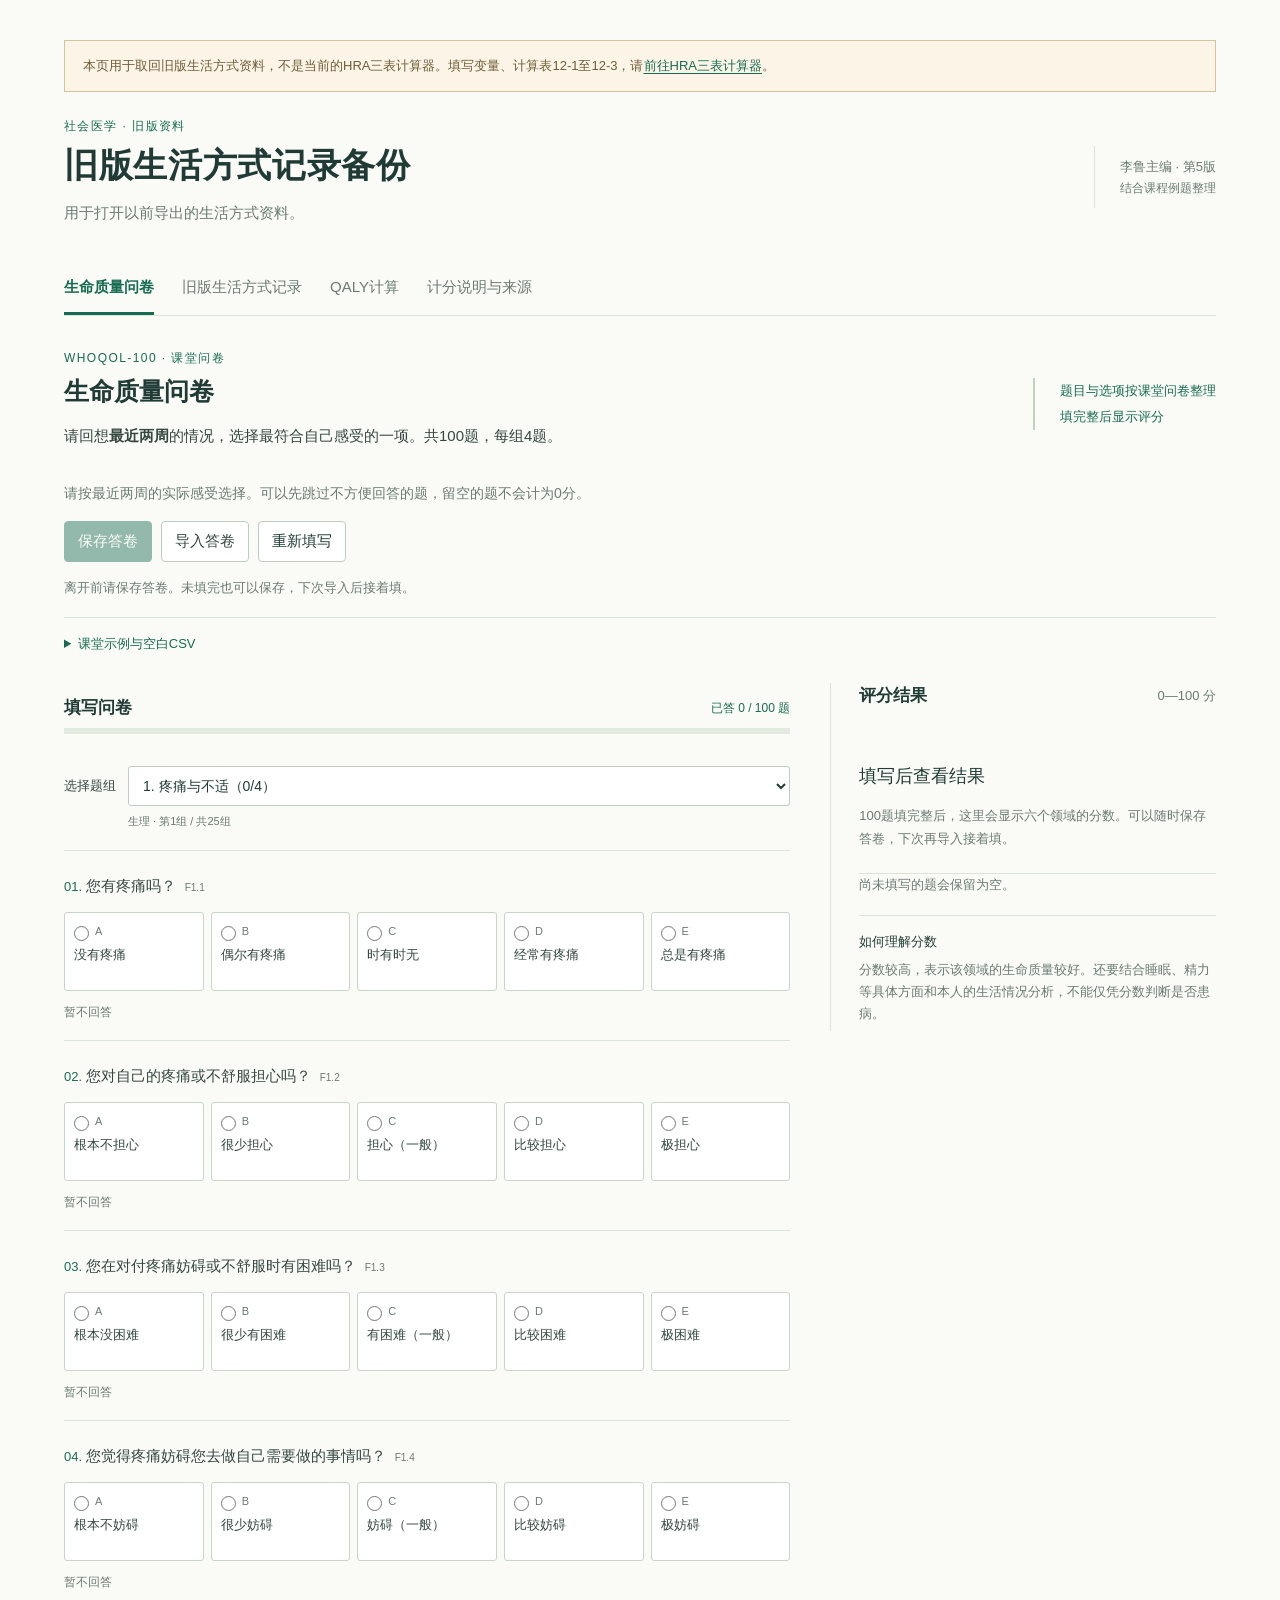
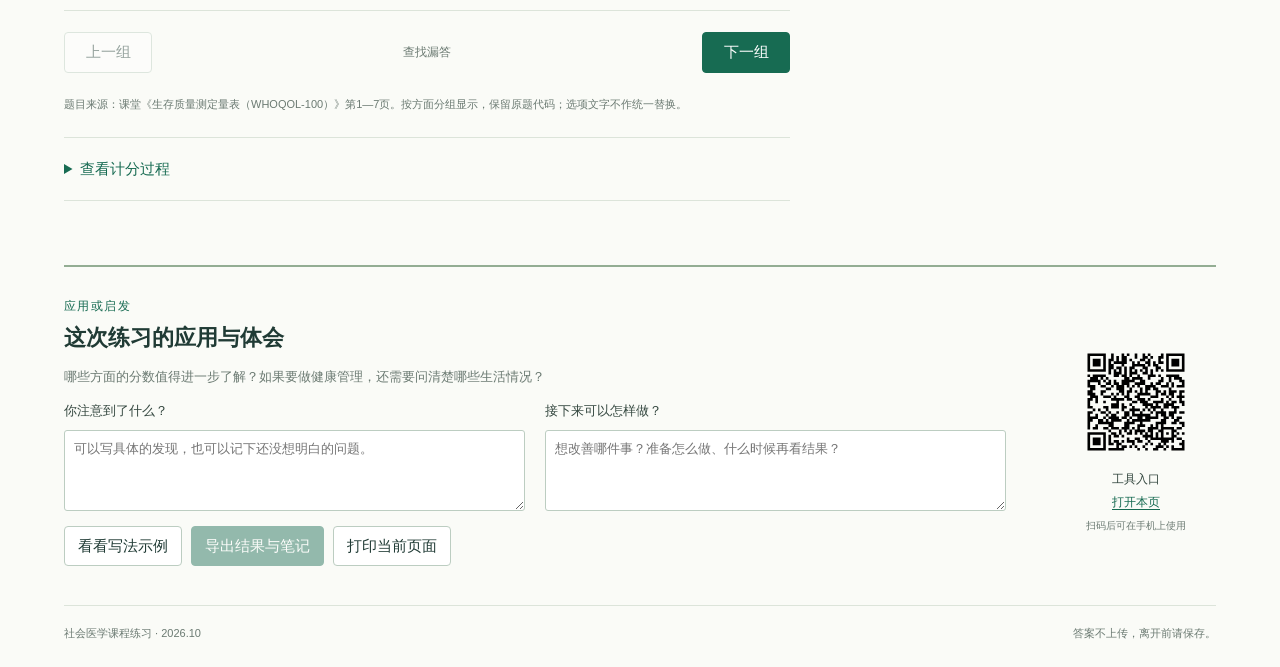
<file: social-medicine/legacy.html>
<!doctype html>
<html lang="zh-CN">
<head>
  <meta charset="utf-8">
  <meta name="viewport" content="width=device-width,initial-scale=1">
  <meta name="description" content="填写WHOQOL-100问卷，记录个人健康危险因素、对照生活习惯，并复习HRA与QALY课堂计算。">
  <title>旧版生活方式记录备份</title>
  <link rel="stylesheet" href="style.css?v=20261024s">
</head>
<body>
<a class="skip" href="#workspace">跳到计算区</a>
<main><p class="lesson-archive-note">本页用于取回旧版生活方式资料，不是当前的HRA三表计算器。填写变量、计算表12-1至12-3，请<a href="index.html#hra">前往HRA三表计算器</a>。</p>
  <header class="masthead">
    <div><p class="eyebrow">社会医学 · 旧版资料</p><h1>旧版生活方式记录备份</h1><p class="lead">用于打开以前导出的生活方式资料。</p></div>
    <div class="edition"><span>李鲁主编 · 第5版</span><small>结合课程例题整理</small></div>
  </header>
  <nav role="tablist" aria-label="练习模块">
    <button id="tab-whoqol" role="tab" aria-selected="true" aria-controls="whoqol" data-tab="whoqol">生命质量问卷</button>
    <button id="tab-hra" role="tab" aria-selected="false" aria-controls="hra" data-tab="hra" tabindex="-1">旧版生活方式记录</button>
    <button id="tab-qaly" role="tab" aria-selected="false" aria-controls="qaly" data-tab="qaly" tabindex="-1">QALY计算</button>
    <button id="tab-notes" role="tab" aria-selected="false" aria-controls="notes" data-tab="notes" tabindex="-1">计分说明与来源</button>
  </nav>
  <div id="workspace" tabindex="-1">
  <section id="whoqol" class="panel" role="tabpanel" aria-labelledby="tab-whoqol">
    <div class="intro"><div><p class="kicker">WHOQOL-100 · 课堂问卷</p><h2>生命质量问卷</h2><p>请回想<b>最近两周</b>的情况，选择最符合自己感受的一项。共100题，每组4题。</p></div><div class="intro-note">题目与选项按课堂问卷整理<br>填完整后显示评分</div></div>
    <p id="who-mode" class="questionnaire-note" role="status"></p>
    <div class="toolbar"><button id="who-save" class="primary" disabled>保存答卷</button><label class="file-button">导入答卷<input id="who-import" type="file" accept=".csv,text/csv"></label><button id="who-clear">重新填写</button></div>
    <p class="help" id="who-save-status" role="status">离开前请保存答卷。未填完也可以保存，下次导入后接着填。</p>
    <details class="who-examples"><summary>课堂示例与空白CSV</summary><div class="toolbar"><button id="who-demo">查看示例答卷</button><button id="who-followup">查看示例前后变化</button><button id="who-template">下载空白CSV</button></div><p class="help">示例使用模拟答案，方便核对计分。已有纸质答卷也可以按题目代码填写CSV后导入，选项仍按原始A—E记录。</p></details>
    <div class="workspace-grid">
      <div class="question-pane">
        <div class="who-progress-block"><div class="section-top"><h3>填写问卷</h3><span id="who-progress" class="counter" aria-live="polite">已答 0 / 100 题</span></div><progress id="who-progress-bar" value="0" max="100" aria-label="作答进度"></progress></div>
        <div id="who-question-top" class="who-group-picker"><label for="who-group">选择题组</label><select id="who-group" aria-describedby="who-group-context"></select><small id="who-group-context"></small></div>
        <div id="who-fields" class="who-fields"></div>
        <div class="who-page-controls"><button id="who-prev">上一组</button><button id="who-review" class="text-button">查找漏答</button><button id="who-next" class="primary">下一组</button></div>
        <p id="who-navigation-note" class="help" role="status"></p>
        <p class="help question-source">题目来源：课堂《生存质量测定量表（WHOQOL-100）》第1—7页。按方面分组显示，保留原题代码；选项文字不作统一替换。</p>
        <p id="who-error" class="error" role="status"></p>
        <details class="process"><summary>查看计分过程</summary><label class="select-label">选择方面<select id="who-facet"></select></label><div id="who-steps" class="steps"></div></details>
      </div>
      <aside class="score-pane" id="who-results">
        <div class="section-top"><h3 id="who-result-title" tabindex="-1">评分结果</h3><span class="help">0—100 分</span></div>
        <div id="who-legend" class="legend"></div>
        <div id="who-chart" class="domain-chart" aria-label="WHOQOL-100六领域得分"></div>
        <div id="who-result-details" hidden>
          <div class="overall"><span>课堂五领域均分</span><strong id="who-class-summary">—</strong><small>生理、心理、独立性、社会关系、环境五个领域的平均分</small></div>
          <div class="overall"><span>总体生命质量与健康（G1—G4）</span><strong id="who-general">—</strong><small id="who-general-items"></small></div>
          <div class="toolbar compact"><button id="who-reference">保留本次结果作对照</button><button id="who-unreference" hidden>取消对照</button></div>
          <p id="who-reference-note" class="help"></p>
        </div>
        <p id="who-comment" class="help"></p>
        <div class="marginal-note"><b>如何理解分数</b><p>分数较高，表示该领域的生命质量较好。还要结合睡眠、精力等具体方面和本人的生活情况分析，不能仅凭分数判断是否患病。</p></div>
      </aside>
    </div>
  </section>
  <section id="hra" class="panel" role="tabpanel" aria-labelledby="tab-hra" hidden>
    <div class="intro"><div><p class="kicker">填写资料 · 计算评分 · 看懂结果</p><h2>健康危险因素评价</h2><p>个人填写可计算中国糖尿病风险评分，并整理生活习惯评价表。课上的组合危险分数、死亡危险和评价年龄，放在“课堂综合风险计算”里。</p></div><div class="intro-note">个人记录在浏览器内计算<br>不上传填写的资料</div></div>
    <div class="hra-switch" role="group" aria-label="选择危险因素评价方式"><button id="hra-personal-tab" class="active" aria-pressed="true" aria-controls="hra-personal">个人风险评分与记录</button><button id="hra-example-tab" aria-pressed="false" aria-controls="hra-classroom">课堂综合风险计算</button></div>
    <div id="hra-personal">
      <div class="toolbar"><button id="personal-save" class="primary" disabled>保存这份资料</button><label class="file-button">导入上次资料<input id="personal-import" type="file" accept=".json,application/json"></label><button id="personal-jump">查看个人评价表</button><button id="personal-clear">重新填写</button></div>
      <p id="personal-status" class="help" role="status">风险评分用到6项指标；填齐必要资料后自动计算。生活习惯按最近一周记录。不清楚的项目可留空，离开前请保存。</p>
      <div class="personal-layout"><div><form id="personal-form" novalidate aria-label="个人健康危险因素资料"></form><details class="process"><summary>看看模拟填法</summary><p class="help">这是一份虚构的大学生记录，只用于了解页面怎样评价，不代表你的情况。</p><button id="personal-demo" type="button">载入模拟资料</button></details></div>
        <aside class="personal-results" aria-labelledby="personal-result-title"><p class="kicker">结果速览</p><h3 id="personal-result-title" tabindex="-1">填写后在这里看结果</h3><p id="personal-error" class="error" role="status"></p><div id="personal-score-preview" aria-live="polite"></div><div id="personal-summary" aria-live="polite"></div><div id="personal-measures"></div><div id="personal-comparison" class="help"></div><div class="toolbar compact"><button id="personal-reference" disabled>保留本次，之后作对照</button><button id="personal-unreference" hidden>取消对照</button></div><div id="personal-next"></div><div id="personal-print-data"></div><p class="marginal-note">上方的糖尿病评分按原研究计分；下方的8项习惯数是另一份日常参照记录，两者不合并成“总健康分”。</p></aside>
      </div>
      <section id="personal-report" class="personal-report" aria-labelledby="personal-report-title">
        <div class="report-heading"><div><p class="kicker">根据本次填写生成 · 随资料更新</p><h3 id="personal-report-title" tabindex="-1">个人危险因素评价表</h3><p id="personal-report-meta" class="help"></p></div><div class="toolbar"><button id="personal-csv" class="primary" disabled>下载评价表 CSV</button><button id="personal-print" disabled>打印 / 保存为PDF</button><button id="personal-edit">返回填写区</button></div></div>
        <p id="personal-report-empty" class="report-empty">填写资料或导入保存的文件后，这里会生成你的评价表。不清楚的项目可以留空，表中会保留“待补资料”。</p>
        <div id="personal-report-content" hidden>
          <section class="diabetes-report" aria-labelledby="personal-diabetes-title">
            <div class="report-heading"><div><p class="kicker">个人定量评价</p><h4 id="personal-diabetes-title" tabindex="-1">中国糖尿病风险评分</h4><p class="help">NCDRS · 中国20—74岁、尚未确诊糖尿病的一般成年人。用于筛查未诊断的2型糖尿病，不是全病种风险或未来发病概率。</p></div><button id="personal-diabetes-csv" disabled>下载风险评分表 CSV</button></div>
            <div id="personal-diabetes-result" aria-live="polite"></div>
            <div class="table-scroll"><table class="diabetes-score-table"><caption>6项指标的原始资料与分值</caption><thead><tr><th scope="col">指标</th><th scope="col">本次资料</th><th scope="col">对应分组</th><th scope="col">分值</th></tr></thead><tbody id="personal-diabetes-rows"></tbody></table></div>
            <p class="help">BMI用身高体重计算，按未四舍五入的结果判组。糖尿病家族史仅指父母、兄弟姐妹或子女。缺项不补0，未确认适用条件时不计算总分。</p>
            <p class="help">来源：<a href="https://doi.org/10.2337/dc13-0593" target="_blank" rel="noopener">Zhou等，Diabetes Care，2013，表2</a> · <a href="https://stacks.cdc.gov/view/cdc/28193/cdc_28193_DS1.pdf" target="_blank" rel="noopener">原文及完整评分表</a>。</p>
            <details class="process"><summary>查看全部计分规则</summary><div id="personal-diabetes-rules"></div></details>
            <p class="help">若想进一步评估心脑血管病，可使用国家心血管病中心的<a href="https://www.cvdrisk.com.cn/ASCVD/Eval" target="_blank" rel="noopener">China-PAR官方评估工具</a>。需要总胆固醇、HDL-C等资料；点击会打开外部网站，本页不会替你发送已填资料。</p>
          </section>
          <div class="report-visuals"><figure id="personal-habit-figure" aria-labelledby="personal-habit-title"><figcaption id="personal-habit-title">8项生活习惯的参照情况</figcaption><div id="personal-habit-chart"></div><p class="help">只统计有氧活动、力量训练、睡眠、蔬果、盐、烟草、二手烟和饮酒。体检与社会环境另列，不计入这8项。</p></figure><figure id="personal-activity-figure" aria-labelledby="personal-activity-title"><figcaption id="personal-activity-title">每周有氧活动量</figcaption><div id="personal-activity-chart"></div><p class="help">统一换算为中等强度等效分钟：中等强度分钟＋2×较大强度分钟。单位：分钟/周。</p></figure></div>
          <p class="report-table-note">“需要留意”表示值得进一步了解或调整，不等同于疾病诊断。体检数值需结合原报告与个别情况解释。</p>
          <div class="risk-table-wrap"><table id="personal-risk-table" class="risk-table"><caption>个人危险因素逐项评价</caption><thead><tr><th scope="col">项目</th><th scope="col">本次资料</th><th scope="col">参照与依据</th><th scope="col">本次评价</th><th scope="col">可以怎样做</th><th scope="col">来源</th></tr></thead><tbody id="personal-risk-rows"></tbody></table></div>
          <div id="personal-report-plan" class="report-plan"></div>
          <p class="help report-limit">糖尿病风险评分与下面的逐项习惯参照分别解释，不提供综合患病概率。缺项不补0，也不把未填的项目当成健康。</p>
        </div>
      </section>
      <details class="process"><summary>这些结果是怎样算出来的？</summary><p>中国糖尿病风险评分按原研究表2，将年龄、性别、BMI、腰围、收缩压和一级亲属糖尿病史的分值相加，总分0—51，筛查切点为25分。它是课堂方法的一个现实应用，不是把41岁男性例题的系数套给所有人。生活习惯另按WHO和国内公开资料逐项参照。</p><div class="formula">糖尿病风险得分＝年龄分＋性别分＋BMI分＋腰围分＋收缩压分＋糖尿病家族史分<br>BMI＝体重（kg）÷身高（m）²<br>中等强度等效活动量＝每周中等强度分钟＋2×每周较大强度分钟</div><p class="help">已知、未知分别列出，不为缺项补分。运动和饮食目标只作18—64岁一般成年人的日常参照，与糖尿病评分20—74岁的年龄范围不同。孕产期、医生要求限制活动等情况需采用个别建议。生活习惯数不参与糖尿病评分，体检值也不换成自编的总健康分。</p><ul id="personal-sources" class="personal-sources"></ul></details>
    </div>
    <div id="hra-classroom" hidden>
    <p class="classroom-context">以下是课堂表中某地<b>41岁男性</b>的12项死因例题；表中的率值单位均为每10万人。它与个人填写区分别保存，切换不会改动另一边的资料。</p>
    <div class="toolbar"><button id="hra-demo" class="primary">恢复完整例题</button><button id="hra-activity">只改变体力活动</button><button id="hra-nochange">保持原状</button></div>
    <label class="check"><input type="checkbox" id="roundfirst" checked>按课堂表格：组合危险分数先保留 2 位，再乘基准死亡率</label>
    <div id="hra-summary" class="metric-band" aria-live="polite"></div><p id="hra-error" class="error" role="status"></p>
    <div class="section-top"><h3>各死因的结果</h3><span class="help">点击死因，查看或修改对应因素</span></div>
    <div class="table-scroll"><table class="hra-table"><caption class="sr-only">教材12项死因的改善前后危险</caption><thead><tr><th>死因</th><th>基准率 M</th><th>当前 R</th><th>改善后 R</th><th>当前 D</th><th>改善后 D</th><th>减少量</th><th>占原总危险</th></tr></thead><tbody id="hra-rows"></tbody></table></div>
    <div class="detail-grid"><div class="factor-editor"><div class="section-top"><h3 id="factor-title">冠心病：因素与分数</h3><select id="cause-select" aria-label="选择要编辑的死因"></select></div><div id="factor-fields"></div><div class="steps" id="hra-steps"></div></div><aside><h3>实际年龄与评价年龄</h3><div id="age-chart" class="age-chart"></div><p id="age-explain" class="help"></p><details><summary>年龄内插与参照点</summary><div id="age-steps" class="steps"></div></details><p class="marginal-note">这里只使用例题对应的年龄参照表，说明风险大致相当于哪个年龄的水平，不能用来预测寿命。超出表内范围时不计算。</p></aside></div>
    <details class="source-note"><summary>核对第五版教材与课堂补充表的数值</summary><ul><li>第五版表11-1自杀项改善后印为369；课堂补充表12-1已列396，与264×1.5一致。本工具采用396。</li><li>第五版肺炎改善后的组合分数栏印为0.1，但危险值列111；课堂补充表已列R＝1。工具按1×1×1算得R＝1、D＝111。</li><li>第五版分项列示百分比相加为52.2%；课堂补充表改为52.1%。统一用总量相除为3737.10÷7167.45＝52.14%，保留一位即52.1%。</li></ul></details>
    <details class="process" open><summary>测量值怎样转换为危险分数？</summary><p class="help">按课堂表12-2的男性40—44岁组。连续指标在相邻参照点间内插，分类指标按题目给定类别取值；不对区段外数据外推。</p><div class="converter-fields"><label>危险指标<select id="conversion-kind"></select></label><label id="conversion-number-label">测量值<input id="conversion-number" type="number" step="any" value="192"></label><label id="conversion-option-label" hidden>对应类别<select id="conversion-option"></select></label></div><p id="conversion-result" class="formula"></p><p id="conversion-steps" class="steps"></p><p id="conversion-error" class="error" role="status"></p><button id="conversion-apply">用于冠心病的当前分数</button><p class="help">点击后会把上面的转换结果填到冠心病的当前分数里，改善后分数需要另填。例题原有的胆固醇0.6、超重30%对应1.3，恢复例题时仍使用这两个值。</p></details>
    <details class="process"><summary>单个指标的内插练习：胆固醇 192 mg/dl</summary><p class="help">这道内插题得 0.65；综合例题表中使用 0.6。两道题按各自给定的数据计算。</p><div class="inline-fields"><label>下限 x₁<input id="x1" type="number" step="any" value="180"></label><label>分数 r₁<input id="v1" type="number" step="any" value="0.5"></label><label>上限 x₂<input id="x2" type="number" step="any" value="220"></label><label>分数 r₂<input id="v2" type="number" step="any" value="1"></label><label>待估值 x<input id="x" type="number" step="any" value="192"></label></div><p id="iresult" class="formula"></p><p id="isteps" class="help"></p><p id="ierror" class="error" role="status"></p></details>
    <p class="help">来源：课堂补充表12-1、12-2、12-3；《社会医学》第5版第134—140页；课程课件第165—174页。这是教材中的历史模型，用于理解计算方法，不能用来估计个人现在的患病风险或安排筛查。</p>
    </div>
  </section>
  <section id="qaly" class="panel" role="tabpanel" aria-labelledby="tab-qaly" hidden>
    <div class="intro"><div><p class="kicker">课程课件第 139 页</p><h2>质量调整生命年计算</h2><p>按养老院例题，将各健康状态的持续年数乘以相应权重，再求和。</p></div><div class="intro-note">QALY = Σ Y<sub>k</sub>W<sub>k</sub></div></div>
    <div class="workspace-grid"><div><div class="table-scroll"><table><thead><tr><th>健康状态</th><th>年数 Y</th><th>权重 W</th><th>Y×W</th><th></th></tr></thead><tbody id="qrows"></tbody></table></div><div class="toolbar"><button id="loadq" class="primary">载入课堂例题</button><button id="addrow">添加健康状态</button></div><p id="qerror" class="error" role="status"></p><div id="qsteps" class="steps"></div></div><aside class="score-pane"><h3>质量调整生命年</h3><div class="qaly-number"><strong id="qtotal">—</strong><span>QALY</span></div><p id="ytotal" class="help"></p><div id="qbars"></div><div class="marginal-note"><b>结果说明</b><p>71.6 年是未调整的年数；用题目给定权重计算，结果约为 68.5 QALY。评价健康管理效果时，既要看生存时间，也要看生活质量。</p></div></aside></div>
    <details class="process"><summary>EQ-5D-3L编码练习</summary><p class="help">对照已有问卷选择等级。这里记录健康状态编码与VAS，不自动计算效用指数。</p><div class="eq-grid" id="eqfields"></div><div class="inline-fields"><label>EQ VAS 自评分（0—100）<input type="number" min="0" max="100" value="75" id="vas"></label><div><span class="help">健康状态编码</span><strong id="eqcode" class="eqcode"></strong></div></div><p id="eqerror" class="error" role="status"></p><p>状态编码、VAS 与效用指数是不同结果。不能用等级相加或 VAS÷100 代替 QALY 的效用权重。</p></details>
  </section>
  <section id="notes" class="panel sources" role="tabpanel" aria-labelledby="tab-notes" hidden>
    <p class="kicker">课程资料</p><h2>计分说明与资料来源</h2>
    <h3>WHOQOL-100</h3><p>课堂评分说明第8页使用 A—E，正向题计1—5、反向题计5—1。工具按原条目代码 F1.1—F24.4、G1—G4 处理，不按不同译本的页面题序映射。采用完整作答模式：100题齐全后才计算，不自动填补缺失值。</p><ol><li>按课堂表的30个反向条目转向，再把每个方面的4题相加，得4—20分。</li><li>方面标准分＝（转向后方面分−4）÷16×100；同一领域的方面标准分求平均，得领域0—100分。</li><li>这与WHO手册先保留F1、F8、F11的负向原分、进入领域时再做24−方面分的方法，在完整作答时等价；两种流程不能重复反向。</li><li>课堂汇总分＝（生理＋心理＋独立性＋社会关系＋环境）÷5，按课堂评分说明单列。它是课堂约定的五领域均分，不称为WHO推荐的统一总分。</li><li>六领域及G1—G4仍分别呈现，不设诊断界值，也不换算成QALY效用。</li></ol>
    <p>课堂反向条目共30个：F1.1—F1.4、F2.2、F2.4、F3.2、F3.4、F7.2、F7.3、F8.1—F8.4、F9.3、F9.4、F10.2、F10.4、F11.1—F11.4、F13.1、F15.4、F16.3、F18.2、F18.4、F22.2、F23.2、F23.4。</p>
    <p>依据：WHO 网站提供的 Australian version: Manual and questionnaires WHOQOL-100 and BREF，第19—22页（PDF第31—34页），含条目代码对应关系及完整领域公式。输入前请与所持量表的条目代码核对。</p>
    <p><a href="https://www.who.int/tools/whoqol/whoqol-100" target="_blank" rel="noopener">WHOQOL-100 官方资料页</a> · <a href="https://cdn.who.int/media/docs/default-source/publishing-policies/whoqol/english-australia-whoqol-100---bref.zip?sfvrsn=ae797474_2" target="_blank" rel="noopener">WHO 提供的手册原文件（ZIP）</a></p>
    <h3>健康危险因素评价</h3><p>个人填写区计算“中国糖尿病风险评分”（NCDRS）：年龄、性别、BMI、腰围、收缩压及一级亲属糖尿病史6项相加，总分0—51，筛查切点≥25分。来源为Zhou等2013年原研究表2，适用于中国20—74岁、尚未确诊糖尿病的人群。缺项或不适用时不计算总分，分值不换算为发病概率。孕产期或需个别方案者，本页不作统一评分。8项日常习惯另行参照，不加进这个分数。个人资料和临时对照可保存后导入；来源网址见个人填写页。</p><div class="formula">课堂综合计算：<br>R = Σ<sub>rᵢ&gt;1</sub>(rᵢ−1) + Π<sub>rᵢ≤1</sub>rᵢ<br>D = M×R；总危险 = ΣD<br>下降比例 =（改善前总危险−改善后总危险）÷改善前总危险×100%</div><p>大于 1 的分数减 1 后相加，其余分数相乘，再合并。只有一个因素时，R 就等于该因素分数；空加法为 0，空乘积为 1。默认先把 R 保留 2 位以复现课堂表格，可取消勾选比较完整精度。该算法不通用于所有现代危险预测模型。</p><p>教材：李鲁主编《社会医学》第5版，人民卫生出版社，2017，ISBN 9787117246644。表11-1（第134—135页）、表11-3（第138—139页）、危险降低及应用（第139—140页）。年龄演示只录入表11-3中“41岁男性”相关参照区段，区段外不外推。</p>
    <h3>QALY 与课堂资料</h3><p>QALY = Σ（持续年数×对应健康权重）；课堂例题 65.2×1＋4.5×0.59＋1.9×0.34＝68.501，课件近似为 68.5。保留负效用输入，但应由相应的正式价值集或题目提供，不能自编换算。</p><p>课程课件《社会医学》：第138—139页为 EQ-5D、QALY 练习，第165—174页为危险分数、内插、死亡危险及年龄对照。</p><p><a href="https://euroqol.org/information-and-support/euroqol-instruments/eq-5d-3l/" target="_blank" rel="noopener">EuroQol：EQ-5D-3L</a> · <a href="https://euroqol.org/information-and-support/resources/value-sets/" target="_blank" rel="noopener">EuroQol：效用价值集</a></p>
    <h3>答卷与示例</h3><p>页面打开时是空白问卷。“示例答卷”和“示例前后变化”使用模拟答案，只供学习计分，不能当成真实调查或干预结果。答卷在本页计算，不上传。未填完也可以保存为CSV，下次导入继续；刷新后，当前答案、对照和文字记录会清空。</p><p><a href="https://github.com/hanson2017ear/HansonChan.github.io/tree/main/social-medicine" target="_blank" rel="noopener">工具源文件与核对测试</a></p>
  </section>
  </div>
  <section id="application" class="application" aria-labelledby="application-title">
    <div><p class="kicker">应用或启发</p><h2 id="application-title">这次练习的应用与体会</h2><p id="application-hint" class="help"></p><div class="reflection-fields"><label>你注意到了什么？<textarea id="reflection-observation" rows="3" placeholder="可以写具体的发现，也可以记下还没想明白的问题。"></textarea></label><label>接下来可以怎样做？<textarea id="reflection-action" rows="3" placeholder="想改善哪件事？准备怎么做、什么时候再看结果？"></textarea></label></div><div class="toolbar"><button id="reflection-example">看看写法示例</button><button id="export-record" class="primary">导出结果与笔记</button><button id="print-record">打印当前页面</button></div><p id="export-status" class="help" role="status"></p></div>
    <aside class="qr-block"><img id="tool-qr" src="qr-whoqol.svg" width="118" height="118" alt="生命质量评分工具入口二维码"><p>工具入口</p><a id="tool-link" href="https://hanson2017ear.github.io/HansonChan.github.io/social-medicine/#whoqol">打开本页</a><small>扫码后可在手机上使用</small></aside>
  </section>
  <footer><span>社会医学课程练习 · 2026.10</span><span>答案不上传，离开前请保存。</span></footer>
</main>
<script src="course-data.js?v=20261024"></script><script src="whoqol-questions.js?v=20261024"></script><script src="calc.js?v=20261024"></script><script src="personal-hra.js?v=20261024s"></script><script src="legacy-app.js?v=20261024lesson"></script>
</body></html>
</file>
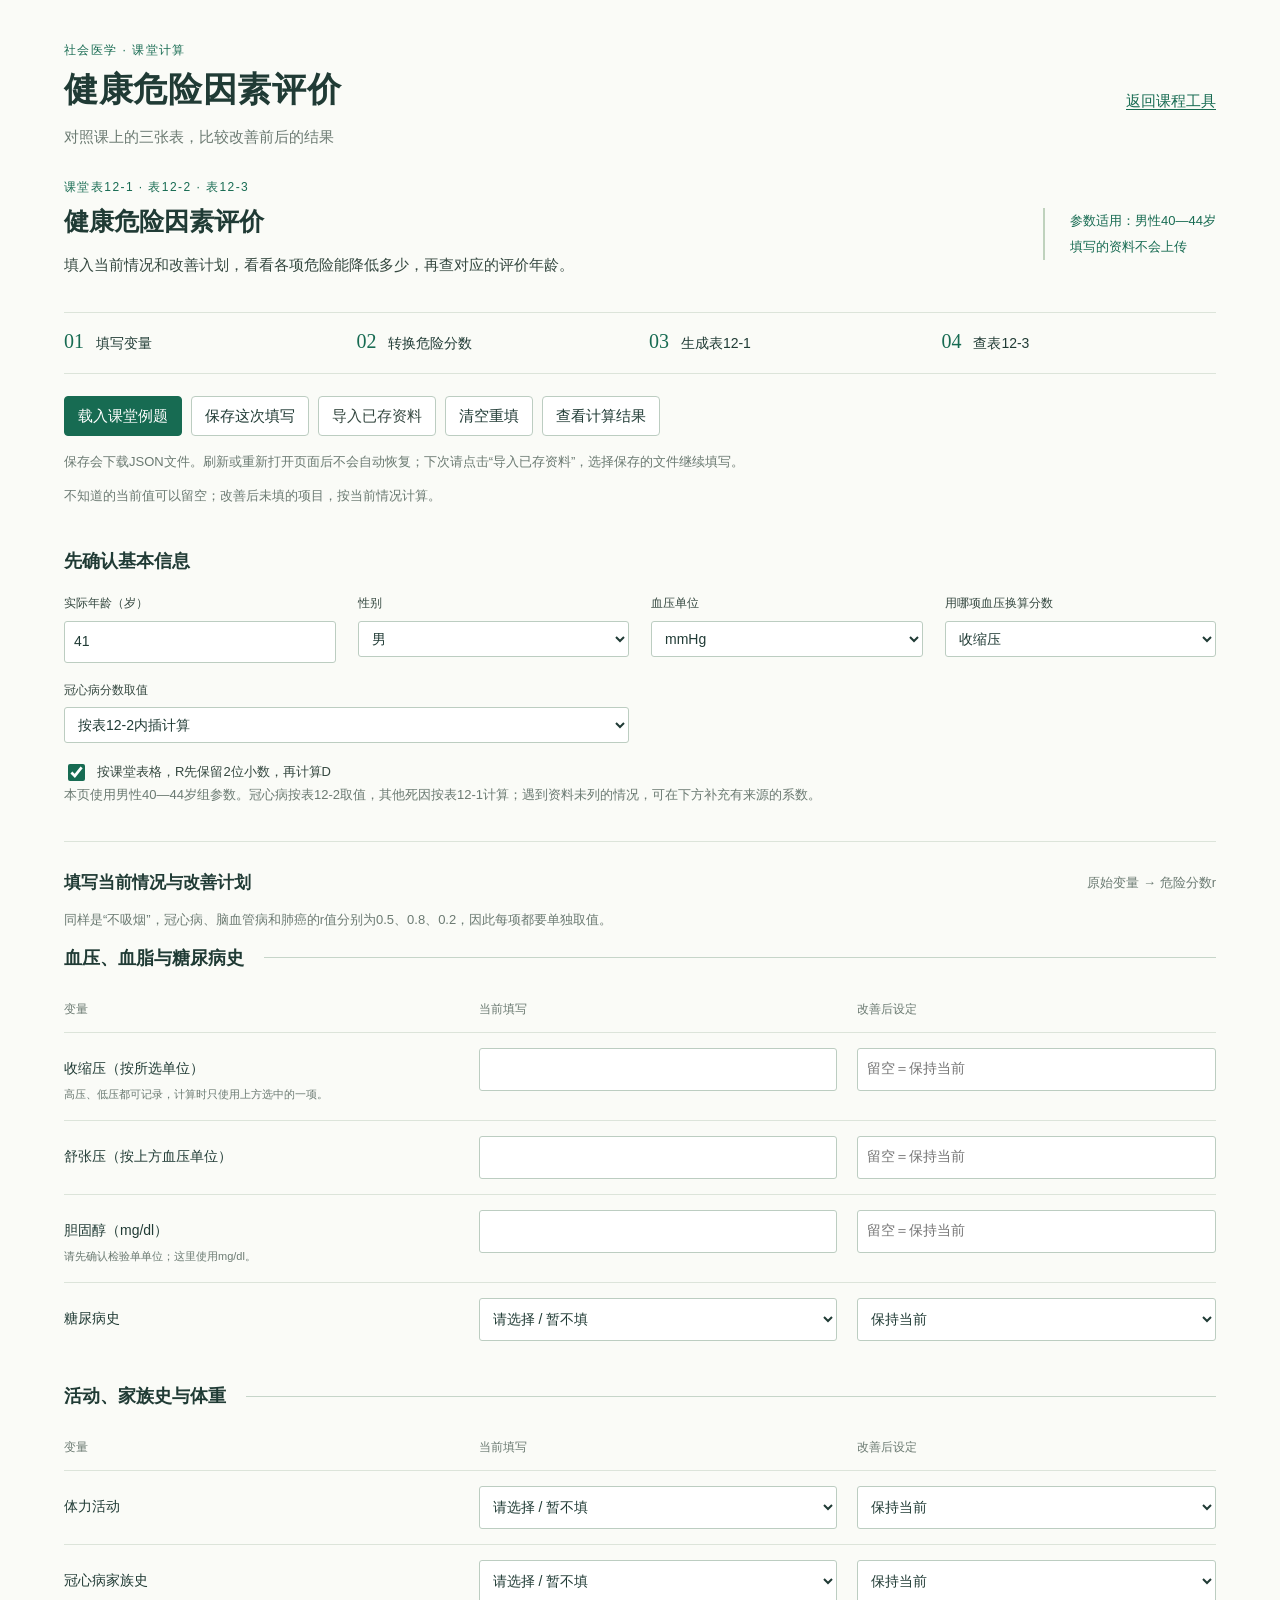
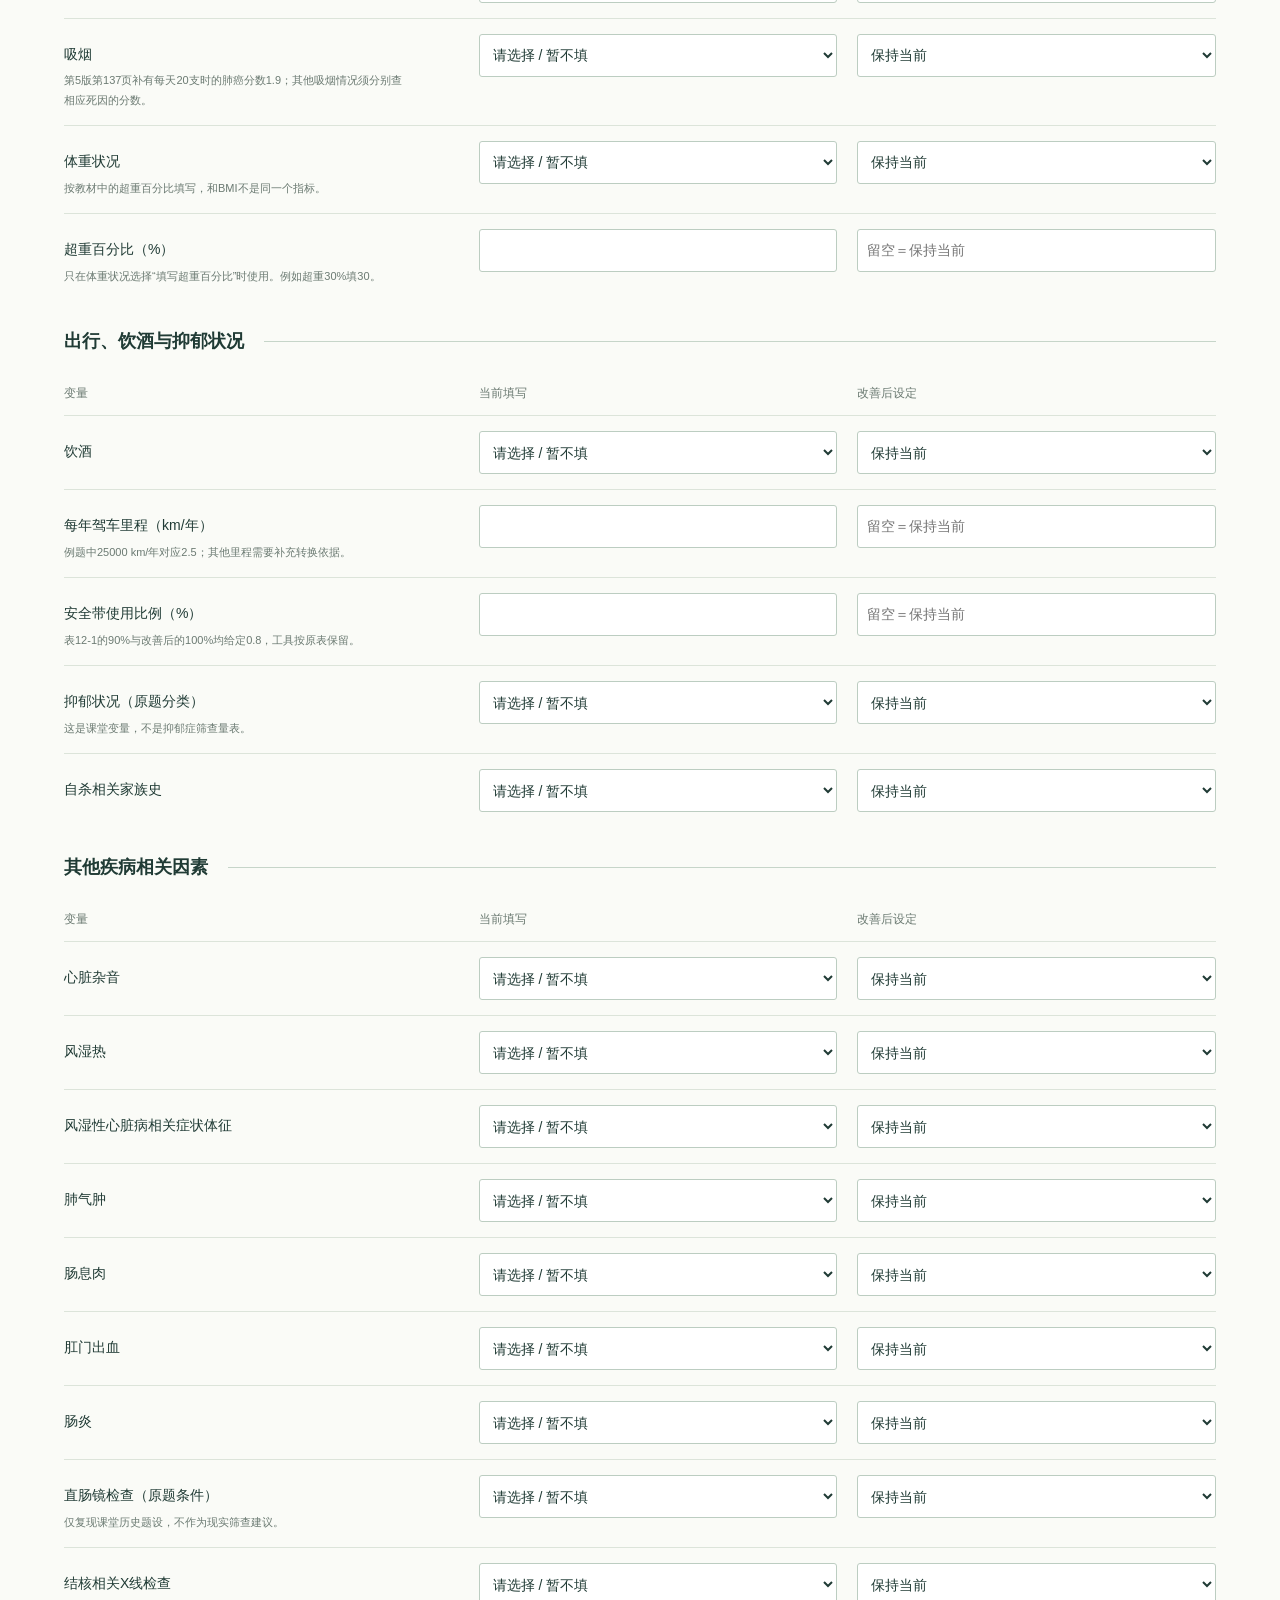
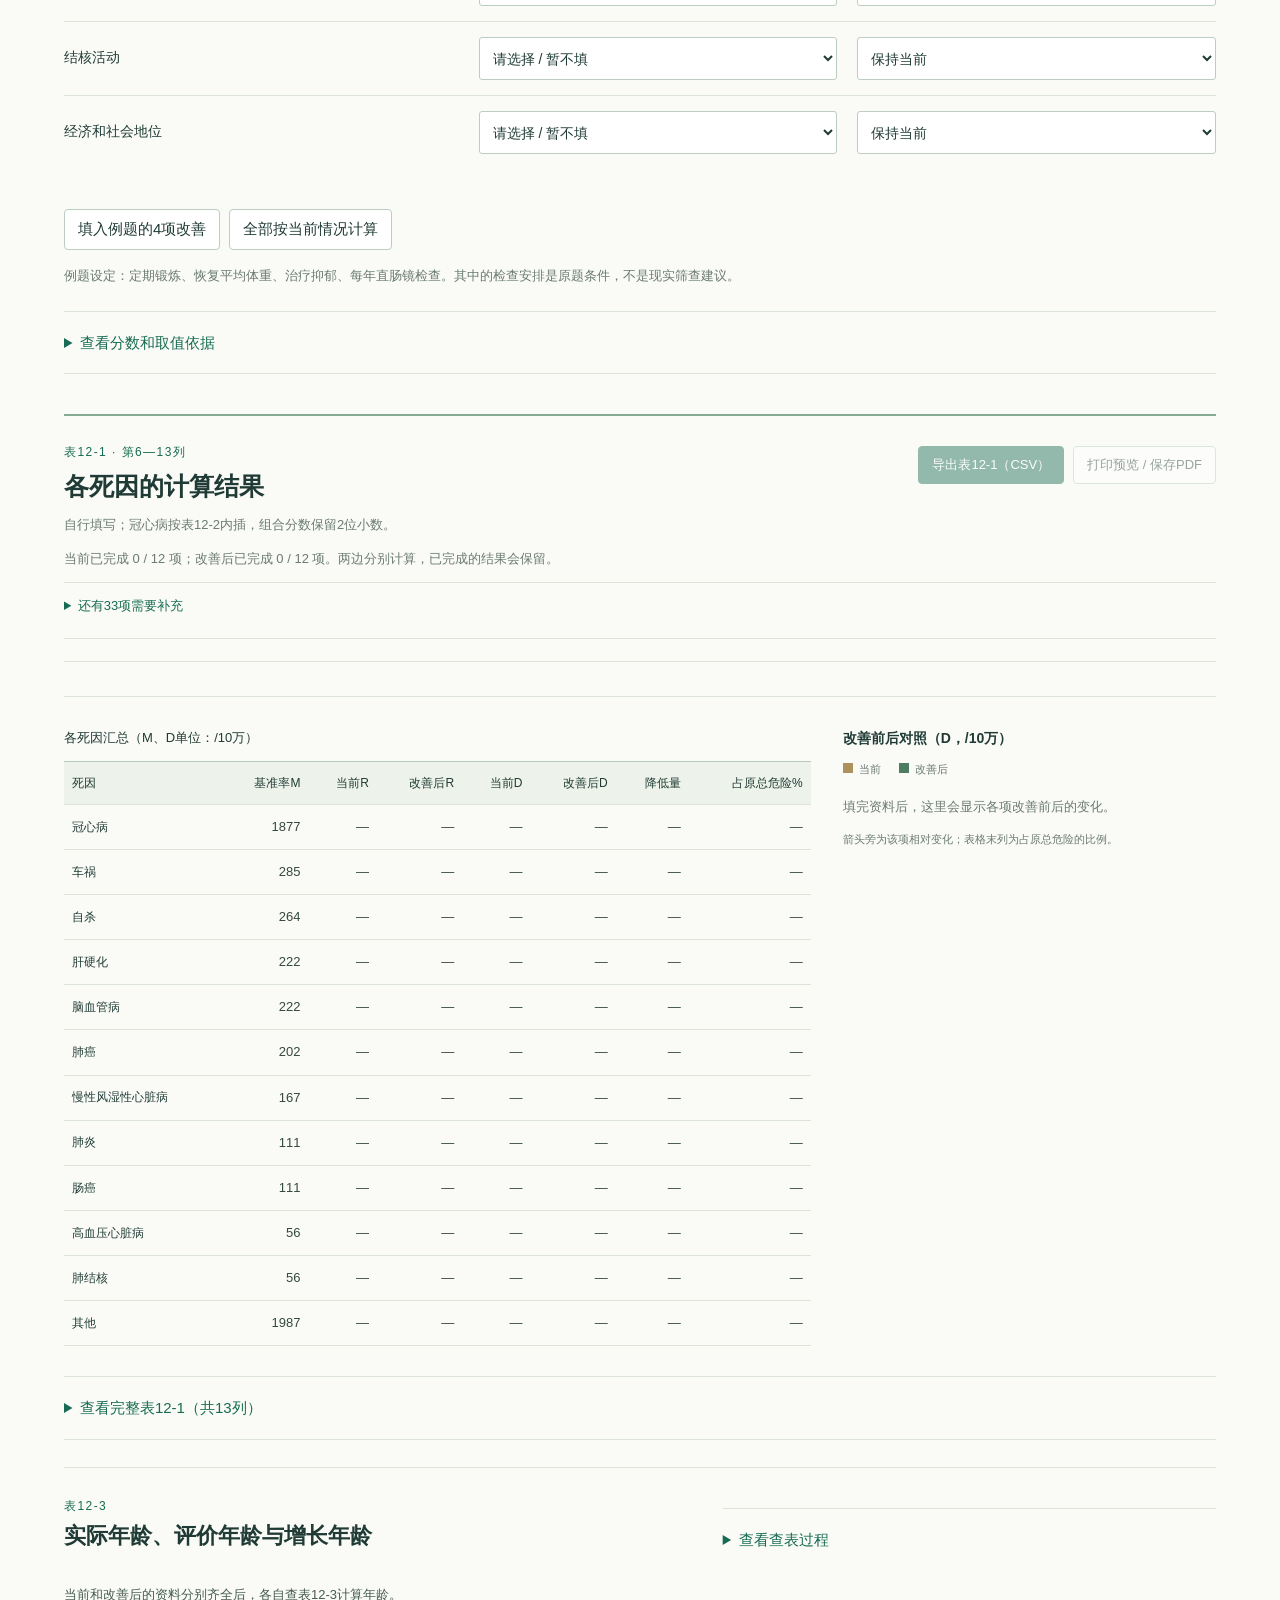
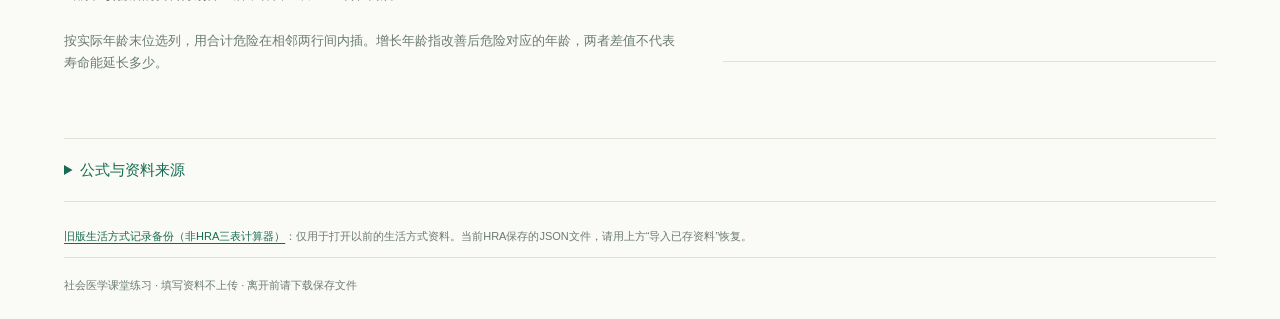
<file: social-medicine/健康危险因素评价_课堂计算版.html>
<!doctype html><html lang="zh-CN"><head><meta charset="utf-8"><meta name="viewport" content="width=device-width,initial-scale=1"><title>健康危险因素评价 · 课堂三表计算</title><link rel="stylesheet" href="style.css?v=20261025refs1"></head><body><main><header class="masthead"><div><p class="eyebrow">社会医学 · 课堂计算</p><h1>健康危险因素评价</h1><p class="lead">对照课上的三张表，比较改善前后的结果</p></div><a href="index.html#hra">返回课程工具</a></header>  <section id="hra" class="panel">
    <div class="intro"><div><p class="kicker">课堂表12-1 · 表12-2 · 表12-3</p><h2>健康危险因素评价</h2><p>填入当前情况和改善计划，看看各项危险能降低多少，再查对应的评价年龄。</p></div><div class="intro-note">参数适用：男性40—44岁<br>填写的资料不会上传</div></div>
    <ol class="lesson-path" aria-label="计算顺序"><li><b>01</b> 填写变量</li><li><b>02</b> 转换危险分数</li><li><b>03</b> 生成表12-1</li><li><b>04</b> 查表12-3</li></ol>
    <div class="toolbar"><button id="lesson-demo" class="primary">载入课堂例题</button><button id="lesson-save">保存这次填写</button><label class="file-button">导入已存资料<input id="lesson-import" type="file" accept=".json,application/json"></label><button id="lesson-clear">清空重填</button><button id="lesson-view">查看计算结果</button></div>
    <p id="lesson-save-help" class="help">保存会下载JSON文件。刷新或重新打开页面后不会自动恢复；下次请点击“导入已存资料”，选择保存的文件继续填写。</p>
    <p id="lesson-status" class="help" role="status">不知道的当前值可以留空；改善后未填的项目，按当前情况计算。</p>
    <form id="lesson-form" novalidate>
      <section class="lesson-setup" aria-labelledby="lesson-setup-title"><h3 id="lesson-setup-title">先确认基本信息</h3><div class="lesson-setup-grid">
        <label>实际年龄（岁）<input id="lesson-age" type="number" min="0" max="120" step="1" value="41"></label>
        <label>性别<select id="lesson-sex"><option value="male">男</option><option value="female">女（需补充相应参数）</option></select></label>
        <label>血压单位<select id="lesson-bpUnit"><option value="mmHg">mmHg</option><option value="kPa">kPa</option></select></label>
        <label>用哪项血压换算分数<select id="lesson-bpIndicator"><option value="sbp">收缩压</option><option value="dbp">舒张压</option></select></label>
        <label class="lesson-policy">冠心病分数取值<select id="lesson-policy"><option value="table">按表12-2内插计算</option><option value="given">优先用表12-1给定值</option></select></label>
      </div><label class="check"><input id="lesson-round" type="checkbox" checked>按课堂表格，R先保留2位小数，再计算D</label><p class="help">本页使用男性40—44岁组参数。冠心病按表12-2取值，其他死因按表12-1计算；遇到资料未列的情况，可在下方补充有来源的系数。</p></section>
      <div class="section-top"><h3>填写当前情况与改善计划</h3><span class="help">原始变量 → 危险分数r</span></div>
      <p class="help">同样是“不吸烟”，冠心病、脑血管病和肺癌的r值分别为0.5、0.8、0.2，因此每项都要单独取值。</p>
      <div id="lesson-fields"></div>
      <div class="toolbar"><button id="lesson-four" type="button">填入例题的4项改善</button><button id="lesson-unchanged" type="button">全部按当前情况计算</button></div><p class="help">例题设定：定期锻炼、恢复平均体重、治疗抑郁、每年直肠镜检查。其中的检查安排是原题条件，不是现实筛查建议。</p>
    </form>
    <details id="lesson-conversion" class="process lesson-conversion"><summary>查看分数和取值依据</summary><p class="help">这里列出每项变量对应的r值、内插过程和出处。缺少系数时，可填写r值并附上表号、页码或原网址。未应用的草稿也会随资料保存。修改变量时，只重新检查受影响的系数；另一边独立填写的数值会保留。</p><div id="lesson-factor-details"></div></details>
    <section class="lesson-results" aria-labelledby="lesson-results-title"><div class="report-heading"><div><p class="kicker">表12-1 · 第6—13列</p><h3 id="lesson-results-title" tabindex="-1">各死因的计算结果</h3><p id="lesson-mode" class="help"></p></div><div class="toolbar"><button id="lesson-csv" class="primary" disabled>导出表12-1（CSV）</button><button id="lesson-print" disabled>打印预览 / 保存PDF</button></div></div>
      <p id="lesson-progress" class="help" role="status"></p><p id="lesson-error" class="error" role="status"></p><div id="lesson-pending"></div>
      <div id="lesson-metrics" class="metric-band" aria-live="polite"></div>
      <div class="lesson-results-grid"><div class="table-scroll"><table class="lesson-summary-table"><caption>各死因汇总（M、D单位：/10万）</caption><thead><tr><th scope="col">死因</th><th scope="col">基准率M</th><th scope="col">当前R</th><th scope="col">改善后R</th><th scope="col">当前D</th><th scope="col">改善后D</th><th scope="col">降低量</th><th scope="col">占原总危险%</th></tr></thead><tbody id="lesson-summary-rows"></tbody></table></div><figure class="lesson-risk-figure"><figcaption>改善前后对照（D，/10万）</figcaption><div class="lesson-legend"><span>当前</span><span>改善后</span></div><div id="lesson-risk-chart"></div><p class="help">箭头旁为该项相对变化；表格末列为占原总危险的比例。</p></figure></div>
      <details class="process"><summary>查看完整表12-1（共13列）</summary><div class="table-scroll"><table class="lesson-full-table"><caption>表12-1：变量、分数与计算结果</caption><thead><tr><th>(1)死亡原因</th><th>(2)死亡概率<br>/10万</th><th>(3)疾病诱发因素</th><th>(4)指标值</th><th>(5)危险分数</th><th>(6)组合危险分数</th><th>(7)存在死亡危险<br>/10万</th><th>(8)改变危险因素</th><th>(9)新危险分数</th><th>(10)新组合危险分数</th><th>(11)新存在死亡危险<br>/10万</th><th>(12)降低量<br>/10万</th><th>(13)占原总危险%</th></tr></thead><tbody id="lesson-full-rows"></tbody></table></div></details>
    </section>
    <section class="lesson-age-section" aria-labelledby="lesson-age-title"><div><p class="kicker">表12-3</p><h3 id="lesson-age-title">实际年龄、评价年龄与增长年龄</h3><div id="lesson-ages" class="age-chart"></div><p id="lesson-age-note" class="steps"></p><p class="help">按实际年龄末位选列，用合计危险在相邻两行间内插。增长年龄指改善后危险对应的年龄，两者差值不代表寿命能延长多少。</p></div><details class="process"><summary>查看查表过程</summary><p class="help">采用表12-3男性列中1600—61640的区段（基础年龄24—70岁）。低龄区部分率值重复或不随年龄递增，无法唯一反求年龄；超出本页范围时不计算。</p><div class="lesson-age-legend"><span>当前风险的相邻行</span><span>改善后风险的相邻行</span></div><div class="table-scroll lesson-age-table-wrap"><table class="lesson-age-table"><thead><tr><th>男性合计危险/10万</th><th>所选列的评价年龄</th></tr></thead><tbody id="lesson-age-rows"></tbody></table></div></details></section>
    <details class="process"><summary>公式与资料来源</summary><div class="formula">X＝Σ<sub>rᵢ&gt;1</sub>(rᵢ−1)，Y＝Π<sub>rᵢ≤1</sub>rᵢ，R＝X＋Y<br>D＝M×R；总危险＝ΣD<br>每项降低量＝当前D−改善后D<br>第13列＝该死因降低量÷原总危险×100%</div><p>先用表12-2查冠心病的单项分数，再在表12-1中计算组合分数和各项危险，最后用合计危险查表12-3，得到评价年龄与增长年龄。</p><ul><li>两张表的例题取值有差别：胆固醇192 mg/dl，表12-1给定0.6，按表12-2内插为0.65；超重30%，表12-1给定1.3，按表12-2的15%与50%两点内插为1.214286。可在页面上方选择取值方式。</li><li>表12-2只列有冠心病的转换参数，其他死因仍需使用各自的系数。相关因素下已补充7篇原始研究的12项数值及原文链接，另列早期HRA分类资料；文献中的OR、HR和预测值保留原义，不自动代入课堂r。</li><li>补充了第5版第137页（PDF第161页）的正文示例：男性40—44岁、每天吸烟20支时，肺癌r＝R＝1.9，D＝202×1.9＝383.8 /10万。该数值不用于其他吸烟量或其他死因。</li><li>第5版第136页将完整统计模型指向配套融合教材。现有纸本、课件和四张补充表未列出心脏杂音“有”、X线“阳性”等情况的转换分数，这些项目仍需对应原表，不能用其他模型的系数代填。</li><li>沿用表12-1给定值时，例题总危险为7167.45 → 3430.35 /10万，降低3737.10 /10万；下降52.1399%，保留一位小数为52.1%。</li><li>核对结果：自杀改善后D＝264×1.5＝396；肺炎改善后R＝1、D＝111。课件照片与第5版部分数值有印刷差异，此处按补充表和算式计算。</li><li>来源：健康风险资料夹中的课堂补充表12-1（第150—151页）、12-2（第153页）、12-3（第154页）；《社会医学》课程课件第163—174页。李鲁《社会医学》第5版对应第11章，表号与补充表不同。</li></ul><p class="help">本页用于课堂练习，所用参数来自教材例题，结果不用于个人诊疗或筛查安排。</p></details>
    <p class="help lesson-legacy-link"><a href="legacy.html#hra" target="_blank" rel="noopener">旧版生活方式记录备份（非HRA三表计算器）</a>：仅用于打开以前的生活方式资料。当前HRA保存的JSON文件，请用上方“导入已存资料”恢复。</p>
  </section><footer>社会医学课堂练习 · 填写资料不上传 · 离开前请下载保存文件</footer></main><script src="course-data.js"></script><script src="calc.js"></script><script src="hra-lesson.js?v=20261025save1"></script><script>HraLesson.init();</script></body></html>
</file>
<file: social-medicine/style.css>
:root{--ink:#203b35;--text:#354840;--muted:#6b7a72;--green:#176b52;--paper:#fafbf7;--line:#dce4da;--gold:#a47c3b;--red:#a43c2c}
.converter-fields{display:grid;grid-template-columns:repeat(2,minmax(0,1fr));gap:18px;max-width:630px;margin:16px 0}.converter-fields label{display:flex;flex-direction:column;gap:7px;font-size:13px}
*{box-sizing:border-box}body{margin:0;background:var(--paper);color:var(--text);font:15px/1.7 "Microsoft YaHei","PingFang SC",Arial,sans-serif}main{max-width:1240px;margin:auto;padding:40px 44px 24px}h1,h2,h3,p{margin:0}h1{font-size:34px;letter-spacing:.02em;color:var(--ink);line-height:1.4;margin:6px 0 10px}h2{font-size:25px;line-height:1.5;color:var(--ink);margin:5px 0 12px}h3{font-size:17px;line-height:1.5;color:var(--ink);margin-bottom:14px}p{margin-bottom:12px}.lead{color:var(--muted);font-size:15px}.masthead{display:flex;justify-content:space-between;gap:30px;align-items:center;padding-bottom:16px}.eyebrow,.kicker{font-size:12px;color:var(--green);letter-spacing:.12em;margin:0}.edition{text-align:right;border-left:1px solid var(--line);padding:10px 0 10px 25px;font-size:13px;color:var(--muted)}small{display:block;color:var(--muted);font-size:12px}.edition span{display:block}a{color:var(--green);text-underline-offset:3px}button,a,input,select,textarea{font:inherit}button{cursor:pointer;color:var(--ink);background:white;border:1px solid #bccdc1;border-radius:4px;padding:8px 13px;line-height:1.5;transition:background .15s}button:hover{background:#edf3ed;border-color:var(--green)}button:disabled{cursor:default;opacity:.45}.primary{color:white;background:var(--green);border-color:var(--green)}.primary:hover{background:#10583f;color:white}.skip{position:absolute;left:10px;top:-50px}.skip:focus{top:10px;background:white;z-index:5}button:focus-visible,a:focus-visible,input:focus-visible,select:focus-visible,textarea:focus-visible,summary:focus-visible,.file-button:focus-within{outline:3px solid #9bbdad;outline-offset:3px}.sr-only{position:absolute;width:1px;height:1px;overflow:hidden;clip:rect(0,0,0,0)}
nav{display:flex;border-bottom:1px solid var(--line);gap:28px;margin:8px 0 32px;overflow-x:auto}nav button{flex-shrink:0;border:0;border-bottom:3px solid transparent;background:transparent;padding:14px 0;border-radius:0;color:var(--muted)}nav button[aria-selected=true]{border-color:var(--green);color:var(--green);font-weight:700}nav button:hover{background:transparent;color:var(--green)}[hidden]{display:none!important}#workspace:focus{outline:none}.intro{display:flex;justify-content:space-between;align-items:center;gap:34px;margin-bottom:22px}.intro>div:first-child{max-width:790px}.intro-note{font-size:13px;color:var(--green);min-width:140px;padding:0 0 0 25px;border-left:2px solid #bfd2bd;line-height:2}.notice{background:#f2f1e8;border-left:3px solid #bb9a56;padding:10px 14px;color:#776342;font-size:13px;margin-bottom:16px}.toolbar{display:flex;flex-wrap:wrap;gap:9px;align-items:center;margin:15px 0}.toolbar.compact{gap:8px}.toolbar.compact button{font-size:13px}.file-button{cursor:pointer;border:1px solid #bccdc1;background:white;border-radius:4px;padding:8px 13px;line-height:1.5}.file-button input{position:absolute;width:1px;height:1px;opacity:0}.help{font-size:13px;color:var(--muted);line-height:1.7}.workspace-grid{display:grid;grid-template-columns:minmax(0,1.2fr) minmax(340px,.9fr);gap:44px;margin:28px 0 12px}.section-top{display:flex;align-items:center;justify-content:space-between;gap:16px;margin-bottom:13px}.section-top h3{margin:0}.counter{font-size:12px;color:var(--green);font-variant-numeric:tabular-nums}.who-fields details{border-bottom:1px solid var(--line);padding:0}.who-fields summary{display:flex;justify-content:space-between;gap:14px;padding:14px 0;color:var(--ink);cursor:pointer;font-size:15px;list-style:none}.who-fields summary:before{content:'+';width:12px;color:var(--green)}.who-fields details[open] summary:before{content:'−'}.who-fields summary span:first-of-type{flex:1}.who-fields summary small{align-self:center}.facet-row{display:grid;grid-template-columns:minmax(125px,1fr) repeat(4,55px);gap:7px;align-items:end;padding:8px 0 14px}.facet-title{font-size:13px;align-self:center;padding-right:7px}.facet-title small{font-size:11px}.facet-row label{display:flex;flex-direction:column;gap:4px;font-size:10px;color:var(--muted)}.facet-row input{width:100%;padding:6px 2px;text-align:center;font-variant-numeric:tabular-nums}.reverse-code{color:var(--gold)}input,select,textarea{min-width:0;max-width:100%;border:1px solid #bccdc1;border-radius:3px;background:white;padding:8px 9px;color:var(--ink)}input:invalid{border-color:#bd7769}select{cursor:pointer}textarea{resize:vertical;line-height:1.6}input[type=number]{font-variant-numeric:tabular-nums}input[type=checkbox]{accent-color:var(--green);width:17px;height:17px}.check{display:flex;align-items:center;gap:9px;font-size:13px}.score-pane{border-left:1px solid var(--line);padding-left:28px;align-self:start}.legend{display:flex;gap:16px;font-size:11px;color:var(--muted);margin:12px 0}.legend span:before{content:'';display:inline-block;width:15px;height:5px;background:var(--green);vertical-align:middle;margin-right:6px}.legend span.reference:before{background:#b2beb4}.score-row{padding:9px 0}.score-label{display:flex;align-items:baseline;justify-content:space-between;font-size:13px;gap:12px}.score-label strong{font:24px/1.3 Georgia,serif;color:var(--green);font-variant-numeric:tabular-nums}.score-label small{display:inline;font-size:11px;margin-left:6px}.bar-track{height:11px;background:repeating-linear-gradient(90deg,#e7ece4 0,#e7ece4 calc(25% - 1px),#d5ded1 calc(25% - 1px),#d5ded1 25%);margin:5px 0;position:relative}.bar-fill{height:100%;background:#4d8970;max-width:100%}.bar-track.reference{height:5px;margin-top:-2px;background:#edf0e9}.bar-track.reference .bar-fill{background:#adbbae}.bar-axis{display:flex;justify-content:space-between;font-size:10px;color:var(--muted);margin-top:5px}.delta{font-size:11px;color:var(--muted)}.overall{border-top:1px solid var(--line);margin:22px 0 12px;padding-top:15px;font-size:13px;display:grid;grid-template-columns:1fr auto;align-items:center;gap:4px 10px}.overall strong{font:27px/1.4 Georgia,serif;color:var(--ink)}.overall small{grid-column:1/-1}.marginal-note{padding:15px 0 0;border-top:1px solid var(--line);font-size:13px;color:var(--muted);margin-top:19px}.marginal-note p{margin:6px 0}.marginal-note b{font-weight:500;color:var(--ink)}details.process{margin:24px 0;padding:18px 0;border-top:1px solid var(--line);border-bottom:1px solid var(--line)}summary{cursor:pointer;color:var(--green)}.select-label{display:flex;align-items:center;gap:12px;font-size:13px;margin:14px 0}.steps{font-size:13px;line-height:1.9;white-space:pre-line;color:#465c50;padding:10px 0;font-variant-numeric:tabular-nums}.error{font-size:13px;color:var(--red);min-height:1.5em;margin:8px 0;overflow-wrap:anywhere}.empty{color:var(--muted);font-size:14px;min-height:180px;display:flex;align-items:center;justify-content:center;border:1px dashed var(--line);padding:20px;text-align:center}
.metric-band{display:grid;grid-template-columns:repeat(4,1fr);gap:20px;padding:20px 0 24px;margin:18px 0;border-top:1px solid var(--line);border-bottom:1px solid var(--line)}.metric span{font-size:12px;color:var(--muted)}.metric strong{display:block;font:32px/1.6 Georgia,serif;color:var(--green);font-variant-numeric:tabular-nums}.metric small{font-size:11px}.table-scroll{overflow-x:auto}table{width:100%;border-collapse:collapse;font-variant-numeric:tabular-nums;font-size:13px}th,td{text-align:left;border-bottom:1px solid var(--line);padding:12px 9px}th{font-weight:400;color:var(--muted);font-size:12px;white-space:nowrap}th:first-child,td:first-child{padding-left:0}.hra-table{min-width:840px}.hra-table td:not(:first-child),.hra-table th:not(:first-child){text-align:right}.hra-table td{white-space:nowrap}.row-select{border:0;background:transparent;padding:2px 0;text-align:left;color:var(--green);border-bottom:1px solid transparent;border-radius:0}.row-select:hover{background:transparent;border-color:var(--green)}.hra-table tr.selected{background:#edf3eb}.detail-grid{display:grid;grid-template-columns:minmax(0,1.25fr) minmax(300px,.85fr);gap:44px;margin:32px 0}.factor-head,.factor-line{display:grid;grid-template-columns:minmax(130px,1fr) 82px 82px;gap:12px;align-items:center}.factor-head{font-size:11px;color:var(--muted);padding-bottom:7px;text-align:right}.factor-head span:first-child{text-align:left}.factor-line{border-bottom:1px solid var(--line);padding:10px 0}.factor-line label{font-size:13px}.factor-line input{width:100%;text-align:center}.factor-line small{font-size:11px}.factor-line .changed{background:#f0f5eb;border-color:#89a780}.age-chart{margin:15px 0}.age-row{display:flex;justify-content:space-between;border-bottom:1px solid var(--line);padding:10px 0;align-items:center;font-size:13px}.age-row strong{font:25px/1.5 Georgia,serif;color:var(--green)}.source-note{font-size:13px;padding:16px 0;border-top:1px solid var(--line)}.source-note li{margin:8px 0}.inline-fields{display:grid;grid-template-columns:repeat(5,minmax(0,1fr));gap:12px;margin:16px 0}.inline-fields label{display:flex;flex-direction:column;font-size:12px;gap:5px}.formula{font:19px/2 Georgia,"Microsoft YaHei",serif;color:var(--green);margin:14px 0}.qaly-number strong{display:block;font:60px/1.4 Georgia,serif;color:var(--green)}.qaly-number span{font-size:13px;color:var(--muted)}#qrows input{width:100%}#qrows td:first-child{min-width:140px}#qrows td:nth-child(2),#qrows td:nth-child(3){width:92px}#qrows .remove{padding:4px 7px}.eq-grid{display:grid;grid-template-columns:repeat(5,1fr);gap:12px;margin:20px 0}.eq-grid label{font-size:12px}.eq-grid select{display:block;width:100%;margin-top:5px}.eqcode{display:block;font:32px/1.8 Georgia,serif;color:var(--green);letter-spacing:.12em}.sources{max-width:850px}.sources h3{margin-top:30px}.sources p,.sources li{font-size:14px}.sources a{overflow-wrap:anywhere}
.application{margin-top:40px;padding:29px 0 24px;border-top:2px solid #93ad93;display:grid;grid-template-columns:minmax(0,1fr) 160px;gap:50px}.application h2{font-size:22px}.reflection-fields{display:grid;grid-template-columns:1fr 1fr;gap:20px}.reflection-fields label{display:flex;flex-direction:column;gap:8px;font-size:13px}.reflection-fields textarea{font-size:13px}.qr-block{text-align:center;align-self:center;font-size:12px;line-height:1.7}.qr-block img{display:block;margin:0 auto 8px;width:118px;height:118px}.qr-block p{margin:0}.qr-block a{display:block;margin:3px 0 5px}.qr-block small{font-size:10px}footer{display:flex;justify-content:space-between;gap:20px;border-top:1px solid var(--line);padding-top:18px;font-size:11px;color:var(--muted)}
@media(max-width:950px){main{padding:24px}.workspace-grid,.detail-grid{grid-template-columns:minmax(0,1fr);gap:25px}.score-pane{border:0;padding:24px 0 0;border-top:1px solid var(--line)}nav{gap:22px;font-size:14px}.intro-note{min-width:120px}.domain-chart{display:grid;grid-template-columns:1fr 1fr;gap:0 25px}.bar-axis{grid-column:1/-1}.overall{max-width:450px}.metric-band{gap:12px}.metric strong{font-size:27px}}
@media(max-width:580px){main{padding:20px 16px}.masthead{display:block}.edition{border-left:0;padding:0;text-align:left;margin-top:13px}.edition small{display:inline;margin-left:8px}.edition span{display:inline}h1{font-size:28px}h2{font-size:21px}nav{gap:22px;margin-bottom:22px}.intro{display:block}.intro-note{display:none}.toolbar{gap:8px}.toolbar button,.file-button{font-size:12px;padding:8px 10px}.facet-row{grid-template-columns:minmax(88px,1fr) repeat(4,45px);gap:5px}.facet-title{font-size:12px}.facet-title small{font-size:10px}.facet-row label{font-size:9px}.facet-row input{font-size:14px}.domain-chart{display:block}.metric-band{grid-template-columns:1fr 1fr;gap:15px}.metric strong{font-size:29px}.factor-head,.factor-line{grid-template-columns:minmax(115px,1fr) 66px 66px;gap:8px}.factor-editor .section-top{flex-wrap:wrap}.inline-fields{grid-template-columns:repeat(2,minmax(0,1fr))}.eq-grid{grid-template-columns:repeat(2,1fr)}.application{grid-template-columns:1fr;gap:25px;margin-top:25px}.reflection-fields{grid-template-columns:1fr;gap:16px}.qr-block{border-top:1px solid var(--line);padding-top:20px}.qr-block small{font-size:11px}footer{display:block}footer span{display:block}}
@media print{body{background:white;font-size:10pt}main{padding:0;max-width:none}.masthead{padding-bottom:5px}h1{font-size:20pt}h2{font-size:15pt}h3{font-size:11pt}.edition,nav,.toolbar,.file-button,footer,.skip{display:none!important}.panel[hidden]{display:none!important}.intro{margin:0 0 12px}.intro-note{font-size:10pt}.workspace-grid,.detail-grid{grid-template-columns:1fr;gap:18px;margin:16px 0}.score-pane{border:0;padding:0}.who-fields{display:none}.process:not([open]),.source-note:not([open]){display:none}.domain-chart{display:block}.score-row{padding:4px 0}.score-label strong{font-size:18pt}.bar-track,.bar-fill{print-color-adjust:exact;-webkit-print-color-adjust:exact}.metric-band{gap:15px;padding:12px 0;break-inside:avoid}.metric strong{font-size:22pt}.hra-table{min-width:0;font-size:8pt}.hra-table th{font-size:7pt}th,td{padding:7px 4px}.row-select{font-size:8pt}.factor-editor{display:none}.overall,.marginal-note,.application{break-inside:avoid}.application{grid-template-columns:1fr 130px;margin-top:20px;padding:15px 0;gap:25px}.application h2{font-size:14pt}.reflection-fields{grid-template-columns:1fr}.reflection-fields textarea{min-height:50px;border:0;padding:0;resize:none;overflow:visible}.error:empty{display:none}.help{font-size:9pt}a{color:var(--ink)}input,select{border:0;padding:0}.eq-grid{grid-template-columns:repeat(5,1fr)}.qr-block img{width:95px;height:95px}.notice{font-size:9pt;padding:5px 9px}}

.print-value{display:none}
@media print{.reflection-fields textarea{display:none}.print-value{display:block;white-space:pre-wrap;overflow-wrap:anywhere;font-size:10pt;line-height:1.5}.application{break-inside:auto}.application h2{break-after:avoid}.reflection-fields label{break-inside:avoid}}

/* Questionnaire: one group of four questions, with each response label visible. */
#whoqol .workspace-grid{grid-template-columns:minmax(0,1.6fr) minmax(280px,.85fr);gap:40px}
.questionnaire-note{font-size:14px;color:var(--muted);margin:0 0 14px}
.who-examples{font-size:13px;margin:18px 0 6px;border-top:1px solid var(--line);padding-top:15px}
.who-examples .toolbar{margin:12px 0}.who-examples .help{max-width:760px}
.who-progress-block{padding:12px 0 16px;background:var(--paper,#fafbf7)}
.who-progress-block .section-top{margin-bottom:8px}
#who-progress-bar{display:block;width:100%;height:6px;border:0;border-radius:0;accent-color:var(--green);background:#e2e9df}
#who-progress-bar::-webkit-progress-bar{background:#e2e9df}#who-progress-bar::-webkit-progress-value{background:var(--green)}
.who-group-picker{display:grid;grid-template-columns:auto minmax(0,1fr);gap:6px 12px;align-items:center;padding:16px 0 19px;border-bottom:1px solid var(--line);scroll-margin-top:20px}
.who-group-picker label{font-size:13px}.who-group-picker select{width:100%;font-size:14px;padding:10px}.who-group-picker small{grid-column:2;font-size:11px;color:var(--muted)}
.question-group{min-width:0}.question{border:0;border-bottom:1px solid var(--line);padding:21px 0 15px;margin:0;min-width:0}
.question legend{float:left;width:100%;max-width:100%;padding:0;margin:0 0 13px;font-size:15px;line-height:1.8;font-weight:500}
.question-number{color:var(--green);font-size:13px;font-variant-numeric:tabular-nums}.question-code{display:inline;margin-left:9px;font-size:10px;color:var(--muted);font-weight:400;white-space:nowrap}
.answer-options{clear:both;display:grid;grid-template-columns:repeat(5,minmax(0,1fr));gap:7px}
.answer-option{display:grid;grid-template-columns:16px minmax(0,1fr);gap:4px 5px;align-content:start;cursor:pointer;border:1px solid #c8d5c9;border-radius:3px;background:#fff;padding:10px 9px;min-height:79px;font-size:13px;line-height:1.6}
.answer-option input[type=radio]{appearance:auto;accent-color:var(--green);width:15px;height:15px;padding:0;margin:3px 0 0;max-width:none}
.option-letter{font-size:11px;color:var(--muted)}.option-text{grid-column:1/-1;overflow-wrap:anywhere}
.answer-option:hover{background:#f0f5ed;border-color:#91aa96}.answer-option:has(input:checked){background:#eaf3e8;border-color:var(--green)}
.answer-option:has(input:focus-visible){outline:2px solid #bc9144;outline-offset:2px}.answer-clear,.text-button{border:0;background:transparent;color:var(--muted);font-size:12px;padding:4px 0;border-radius:0}
.answer-clear{margin-top:8px}.answer-clear:hover,.text-button:hover{color:var(--green);background:transparent;text-decoration:underline}
.who-page-controls{display:flex;justify-content:space-between;align-items:center;gap:12px;margin:21px 0 0}.who-page-controls button{min-width:88px}.who-page-controls .text-button{min-width:0}
.question-source{margin-top:22px;font-size:11px}.question-pane>.error:empty{display:none}
#whoqol .empty{display:block;min-height:0;text-align:left;border:0;border-bottom:1px solid var(--line);padding:28px 0 22px}
#whoqol .empty strong{display:block;font-size:18px;color:var(--ink);font-weight:500}#whoqol .empty p{font-size:13px;margin:12px 0 0;line-height:1.8}
#who-result-title{scroll-margin-top:20px}#who-result-title:focus{outline:none}
@media(max-width:1000px){#whoqol .workspace-grid{grid-template-columns:minmax(0,1fr);gap:28px}#whoqol .domain-chart{display:block}}
@media(max-width:580px){.question{padding:19px 0 14px}.question legend{font-size:15px}.answer-options{grid-template-columns:1fr;gap:6px}.answer-option{display:flex;align-items:center;gap:10px;min-height:44px;padding:9px 12px}.answer-option input[type=radio]{margin:0;flex:0 0 16px}.option-letter{flex:0 0 13px}.option-text{font-size:14px}.who-group-picker{grid-template-columns:1fr;gap:7px}.who-group-picker small{grid-column:1}.who-page-controls button{padding:9px 12px}.questionnaire-note{font-size:13px}}
@media print{#whoqol .workspace-grid{grid-template-columns:1fr}.who-group-picker,.who-progress-block,.who-page-controls,.who-examples,.question-source,#who-mode,#who-save-status,#who-navigation-note{display:none!important}}
.hra-switch{display:flex;gap:0;border-bottom:1px solid var(--line);margin:24px 0}.hra-switch button{border:0;border-radius:0;background:transparent;border-bottom:3px solid transparent;padding:10px 22px;color:var(--muted)}.hra-switch button.active{color:var(--green);border-color:var(--green);font-weight:700}.classroom-context{max-width:780px;font-size:14px;margin:25px 0;color:var(--muted)}
.personal-layout{display:grid;grid-template-columns:minmax(0,1.22fr) minmax(310px,.85fr);gap:48px;margin:27px 0}.personal-group{border:0;border-top:1px solid var(--line);padding:20px 0 28px;margin:0;min-width:0}.personal-group legend{padding:0 16px 0 0;color:var(--ink);font-size:18px;font-weight:600;line-height:1.6}.personal-group>.help{margin:0 0 17px}.personal-fields{display:grid;grid-template-columns:repeat(2,minmax(0,1fr));gap:20px 18px}.personal-fields label{display:flex;flex-direction:column;gap:7px;font-size:13px;min-width:0}.personal-fields input,.personal-fields select{width:100%;min-height:43px;font-size:14px}.personal-fields small{line-height:1.65;font-size:11px}.personal-group:last-child .personal-fields{grid-template-columns:1fr}.personal-results{border-left:1px solid var(--line);padding-left:28px;align-self:start}.personal-results h3{margin-top:6px;font-size:21px}.personal-count{display:flex;align-items:baseline;gap:13px;margin:20px 0 10px}.personal-count strong{font:42px/1.3 Georgia,serif;color:var(--green)}.personal-count span{font-size:13px;color:var(--muted)}.habit-track{display:flex;gap:5px;margin:15px 0 24px}.habit-segment{height:8px;flex:1;background:#dfe4dd}.habit-segment.met{background:#548569}.habit-segment.review{background:#bb9960}.habit-segment.unknown{background:repeating-linear-gradient(135deg,#e6e8df,#e6e8df 3px,#f9faf5 3px,#f9faf5 6px)}.habit-row{border-bottom:1px solid var(--line);padding:14px 0}.habit-row-heading{display:flex;align-items:center;justify-content:space-between;gap:12px;font-size:14px}.habit-row p{font-size:13px;margin:5px 0 0}.habit-status{font-size:11px;white-space:nowrap;color:var(--muted)}.met .habit-status{color:#3a7454}.review .habit-status{color:#8a662c}.habit-row details{margin-top:7px}.habit-row summary{cursor:pointer;color:var(--muted);font-size:11px}.habit-row details a,.personal-measure a{font-size:11px}.habit-row details .help{font-size:12px;line-height:1.8;margin:8px 0}.personal-measure{border-block:1px solid var(--line);padding:15px 0;margin:17px 0}.personal-measure strong{display:block;font:28px/1.4 Georgia,serif;color:var(--ink);margin:3px 0 8px}.personal-measure .help{margin:6px 0}.personal-measure .steps{font-size:12px;padding:0;background:transparent}.personal-example-note{color:#8a662c;font-size:12px}.personal-sources{font-size:13px;line-height:2}.personal-results h4{font-weight:600;color:var(--ink);font-size:15px;margin:22px 0 9px}.personal-results>.error:empty{display:none}
@media(max-width:950px){.personal-layout{grid-template-columns:minmax(0,1fr);gap:20px}.personal-results{border-left:0;border-top:1px solid var(--line);padding:22px 0}.personal-fields{gap:18px 22px}}
@media(max-width:580px){.hra-switch button{padding:11px 16px;font-size:14px}.personal-layout{margin-top:20px}.personal-fields{grid-template-columns:1fr;gap:19px}.personal-group{padding:15px 0 24px}.personal-group legend{font-size:17px}.personal-fields label{font-size:14px}.personal-fields small{font-size:12px}.personal-count strong{font-size:38px}}
#personal-print-data{display:none}#personal-result-title{scroll-margin-top:20px}
.personal-report{border-top:2px solid #87aa94;margin:38px 0 25px;padding-top:26px}.report-heading{display:flex;justify-content:space-between;align-items:flex-start;gap:20px;flex-wrap:wrap}.report-heading h3{font-size:25px;margin:5px 0 9px;color:var(--ink)}.report-heading .toolbar{margin:4px 0 12px}.report-heading .toolbar button{font-size:13px}#personal-report-title{scroll-margin-top:20px}.report-empty{padding:30px 0;color:var(--muted);max-width:700px}.report-visuals{display:grid;grid-template-columns:1fr 1fr;gap:45px;padding:20px 0 15px;margin-bottom:20px;border-bottom:1px solid var(--line)}.report-visuals figure{margin:0;min-width:0}.report-visuals figcaption{font-size:16px;font-weight:600;color:var(--ink);margin:0 0 16px}.report-visuals figure>.help{font-size:12px;margin:16px 0 0;max-width:480px}.habit-composition{display:flex;align-items:center;gap:24px;min-height:174px}.habit-donut{width:174px;height:174px;position:relative;flex:0 0 174px}.habit-donut svg{display:block;width:100%;height:100%}.donut-segment.met{stroke:#44785c}.donut-segment.review{stroke:#b58f4f}.donut-segment.unknown{stroke:#dce2d9}.donut-center{position:absolute;inset:0;display:flex;flex-direction:column;align-items:center;justify-content:center}.donut-center strong{font:32px/1.4 Georgia,serif;color:var(--ink)}.donut-center span{font-size:11px;color:var(--muted)}.composition-legend{display:grid;gap:13px;min-width:135px}.composition-key{display:flex;justify-content:space-between;gap:15px;font-size:13px;align-items:center}.composition-key span:before{content:'';display:inline-block;width:10px;height:10px;background:#dce2d9;vertical-align:middle;margin-right:9px}.composition-key.met span:before{background:#44785c}.composition-key.review span:before{background:#b58f4f}.composition-key strong{font-weight:500;color:var(--ink);white-space:nowrap}.activity-row{margin:18px 0 22px}.activity-row-heading{display:flex;justify-content:space-between;align-items:baseline;gap:14px;font-size:13px;margin-bottom:10px}.activity-row-heading strong{font-weight:500;color:var(--ink)}.activity-track{height:17px;background:#e7ece3;position:relative}.activity-track.missing{background:repeating-linear-gradient(135deg,#e5e9df,#e5e9df 4px,#f9faf5 4px,#f9faf5 8px)}.activity-fill{height:100%;background:#548569}.previous .activity-fill{background:#abb9ad}.activity-target{position:absolute;z-index:1;top:-6px;bottom:-6px;border-left:2px dashed #896c37}.activity-axis{display:flex;justify-content:space-between;font-size:11px;color:var(--muted);margin:7px 0 10px}.report-table-note{font-size:13px;color:var(--muted);margin:25px 0 8px}.risk-table-wrap{width:100%;overflow-x:auto}.risk-table{width:100%;table-layout:fixed;border-collapse:collapse;font-size:13px}.risk-table caption{text-align:left;font-size:14px;color:var(--ink);padding:7px 0 12px}.risk-table thead th{font-size:12px;font-weight:600;color:var(--ink);padding:12px 10px;text-align:left;border-top:1px solid #bacdbc;border-bottom:1px solid #bacdbc;background:#f2f5ef}.risk-table th:nth-child(1){width:13%}.risk-table th:nth-child(2){width:16%}.risk-table th:nth-child(3){width:24%}.risk-table th:nth-child(4){width:14%}.risk-table th:nth-child(5){width:25%}.risk-table th:nth-child(6){width:8%}.risk-table tbody th,.risk-table td{padding:15px 10px;text-align:left;vertical-align:top;line-height:1.85;border-bottom:1px solid var(--line);overflow-wrap:anywhere;font-weight:400}.risk-table tbody th[scope=row]{font-weight:600;color:var(--ink)}.risk-table .risk-group th{padding:10px;background:#edf3ea;color:var(--green);font-weight:600}.risk-table td a{font-size:12px}.risk-table td small{font-size:11px;line-height:1.7}.risk-status{display:inline-block;font-size:12px;line-height:1.6;padding:4px 6px;background:#eef0eb;color:#5b6d61}.risk-status.met{background:#eaf3e7;color:#2c6240}.risk-status.review{background:#f7edda;color:#805d24}.risk-status.outside{background:#eef0ef;color:#526775}.report-plan{border-left:3px solid #9bb397;margin:25px 0 18px;padding-left:18px;overflow-wrap:anywhere}.report-plan:empty{display:none}.report-plan h4{font-size:15px;color:var(--ink);margin:0 0 8px}.report-plan p{font-size:14px}.report-limit{margin:19px 0}
.diabetes-report{border-bottom:1px solid var(--line);padding:15px 0 24px;margin:0 0 23px}.diabetes-report .report-heading h4{font-size:22px;color:var(--green);margin:4px 0 10px}.diabetes-report .report-heading>div{flex:1;min-width:250px;max-width:820px}.diabetes-report .report-heading>button{font-size:13px;margin-top:9px}.diabetes-report .report-heading .help{font-size:13px;line-height:1.85}.diabetes-total{display:flex;gap:10px;align-items:baseline;color:var(--green)}.diabetes-total strong{font:52px/1.25 Georgia,serif}.diabetes-total>span{font-size:13px;color:var(--muted)}.diabetes-result-heading{display:grid;grid-template-columns:145px minmax(0,1fr);gap:26px;align-items:center;margin:22px 0}.diabetes-result-heading h4{font-size:18px;margin:0 0 8px;color:var(--ink)}.diabetes-result-heading p{font-size:14px;margin:0;line-height:1.85;max-width:760px}.diabetes-scale{margin:30px 0 17px}.diabetes-score-track{display:flex;height:22px;background:#e4eade;position:relative}.diabetes-part{display:block;height:100%}.diabetes-part.age{background:#37694f}.diabetes-part.sex{background:#5d8067}.diabetes-part.bmi{background:#8a9e68}.diabetes-part.waist{background:#9aaf7c}.diabetes-part.sbp{background:#b99a57}.diabetes-part.diabetesFamily{background:#83745c}.diabetes-cutoff{position:absolute;top:-8px;bottom:-8px;border-left:2px dashed #82632f}.diabetes-score-axis{display:flex;justify-content:space-between;position:relative;margin-top:12px;color:var(--muted);font-size:12px}.diabetes-score-axis .cutoff-label{position:absolute;left:49.0196%;transform:translateX(-50%);white-space:nowrap;color:#82632f}.diabetes-sum{font-size:13px;color:var(--ink);line-height:1.9}.diabetes-verdict{font-size:14px;color:var(--ink);margin:8px 0}.diabetes-verdict.screen{color:#805d24}.diabetes-pending{font-size:16px;color:var(--ink);line-height:1.85;margin:23px 0 9px}.diabetes-missing{display:flex;flex-wrap:wrap;gap:7px;margin:12px 0 22px}.diabetes-missing button{font-size:12px;padding:7px 10px}.diabetes-score-table{font-size:14px;width:100%;margin-top:21px;table-layout:fixed}.diabetes-score-table caption{text-align:left;font-size:14px;font-weight:600;margin-bottom:11px}.diabetes-score-table th,.diabetes-score-table td{padding:11px 12px;text-align:left;border-bottom:1px solid var(--line);white-space:normal;overflow-wrap:anywhere}.diabetes-score-table thead th{font-size:12px;background:#edf3ea;border-top:1px solid #c5d4c2}.diabetes-score-table th:first-child{width:22%}.diabetes-score-table th:last-child{width:13%}.diabetes-score-table td:last-child{font-weight:600;color:var(--green);white-space:nowrap}#personal-score-preview{border-bottom:1px solid var(--line);padding-bottom:21px;margin-bottom:24px}#personal-score-preview:empty{display:none}#personal-score-preview h4{margin-top:0}#personal-score-preview button{font-size:12px;margin-top:5px}#personal-diabetes-title{scroll-margin-top:20px}.diabetes-report a{overflow-wrap:anywhere}
@media(max-width:580px){.hra-switch button{padding:10px 8px;font-size:13px;flex:1}.diabetes-result-heading{grid-template-columns:1fr;gap:12px}.diabetes-total strong{font-size:48px}.diabetes-score-table{font-size:12px;min-width:0}.diabetes-score-table th,.diabetes-score-table td{padding:10px 6px}.diabetes-score-table th:first-child{width:24%}.diabetes-score-table th:last-child{width:14%}.diabetes-score-table th:nth-child(2){width:29%}.diabetes-score-axis{font-size:11px}.diabetes-report .report-heading h4{font-size:21px}.diabetes-missing button{font-size:12px}}
@media print{.diabetes-total strong{font-size:32pt}.diabetes-result-heading{grid-template-columns:110px 1fr;gap:20px;margin:12px 0}.diabetes-result-heading h4{font-size:12pt}.diabetes-result-heading p,.diabetes-sum,.diabetes-score-table{font-size:9pt}.diabetes-score-table th,.diabetes-score-table td{padding:6px 7px}.diabetes-report .report-heading h4{font-size:14pt}.diabetes-score-track,.diabetes-part{print-color-adjust:exact;-webkit-print-color-adjust:exact}.diabetes-missing,.diabetes-report .report-heading>button{display:none!important}.diabetes-score-table tr{break-inside:avoid}.diabetes-report>.help{font-size:8.5pt}.diabetes-report .table-scroll{overflow:visible}}
@media(max-width:950px){.report-visuals{gap:26px}.habit-composition{gap:15px}.habit-donut{width:150px;height:150px;flex-basis:150px}.composition-legend{min-width:118px}.composition-key{font-size:12px;gap:10px}}
@media(max-width:720px){.report-visuals{grid-template-columns:1fr;gap:25px}.report-visuals figure+figure{padding-top:20px;border-top:1px solid var(--line)}.report-heading{display:block}.report-heading h3{font-size:23px}.report-heading .toolbar{margin-top:15px}.habit-composition{gap:22px}.habit-donut{width:160px;height:160px;flex-basis:160px}.composition-legend{min-width:135px}.composition-key{font-size:13px}.risk-table-wrap{overflow:visible}.risk-table,.risk-table tbody{display:block}.risk-table thead{position:absolute;width:1px;height:1px;overflow:hidden;clip:rect(0,0,0,0)}.risk-table caption{display:block;width:100%;text-align:left}.risk-table .risk-group{display:block;margin-top:18px}.risk-table .risk-group th{display:block;width:100%;font-size:15px;padding:11px 12px}.risk-table tr.risk-row{display:grid;grid-template-columns:1fr;border-bottom:1px solid #cbd7ca;padding:14px 0 17px}.risk-table tbody th[scope=row]{display:block;width:100%;font-size:16px;border:0;padding:0 0 10px}.risk-table .risk-row td{display:grid;grid-template-columns:80px minmax(0,1fr);gap:9px;border:0;padding:5px 0;font-size:14px}.risk-table .risk-row td:before{content:attr(data-label);color:var(--muted);font-size:12px;padding-top:2px}.risk-table .risk-row .risk-status{justify-self:start;align-self:start}.risk-table td a{font-size:13px}.report-plan p{font-size:14px}}
@media print{#hra:not([hidden]) #hra-personal:not([hidden]) .personal-layout{display:none!important}.personal-report{margin:12px 0 0;padding-top:12px}.report-heading h3{font-size:17pt}.report-visuals{grid-template-columns:1fr 1fr;gap:25px;padding:10px 0;break-inside:avoid}.report-visuals figure+figure{padding:0;border:0}.report-visuals figcaption{font-size:11pt}.report-visuals figure>.help,.report-table-note,.report-limit{font-size:8.5pt}.habit-donut{width:130px;height:130px;flex-basis:130px}.habit-composition{gap:15px;min-height:130px}.donut-center strong{font-size:21pt}.composition-key{font-size:8.5pt}.composition-legend{min-width:100px;gap:9px}.activity-row-heading{font-size:9pt}.risk-table,.risk-table tbody{display:table-row-group}.risk-table{display:table;width:100%;font-size:9pt}.risk-table caption{display:table-caption;font-size:10pt}.risk-table thead{display:table-header-group;position:static;width:auto;height:auto;overflow:visible;clip:auto}.risk-table thead tr,.risk-table .risk-group,.risk-table tr.risk-row{display:table-row}.risk-table .risk-group th,.risk-table tbody th[scope=row],.risk-table .risk-row td{display:table-cell;width:auto;font-size:9pt;padding:7px 6px}.risk-table thead th{font-size:8.5pt;padding:8px 6px}.risk-table .risk-row td:before{display:none}.risk-table tr.risk-row{break-inside:avoid}.risk-table .risk-group{break-after:avoid}.risk-table td a,.risk-table td small,.risk-status{font-size:8pt}.risk-status{padding:2px 3px}.risk-table-wrap{overflow:visible}.habit-donut,.activity-track,.risk-status,.risk-group{print-color-adjust:exact;-webkit-print-color-adjust:exact}.report-plan{break-inside:avoid}.printing-personal-report .application{display:none!important}}
@media print{.hra-switch,#personal-status,#personal-form,#hra-personal .personal-layout>div>details,#hra-personal>.process{display:none!important}.personal-layout{display:block;margin:12px 0}.personal-results{border:0;padding:0}.personal-results .toolbar{display:none}.habit-row,.personal-measure{break-inside:avoid}.habit-track{print-color-adjust:exact;-webkit-print-color-adjust:exact}.personal-count strong{font-size:25pt}.personal-results h3{font-size:15pt}.habit-row{padding:7px 0}.habit-row summary{display:none}#personal-print-data{display:block;border-top:1px solid var(--line);margin-top:18px;columns:2;column-gap:25px}#personal-print-data h4{column-span:all}#personal-print-data p{break-inside:avoid}}
.lesson-path{display:grid;grid-template-columns:repeat(4,1fr);gap:18px;list-style:none;padding:17px 0;margin:22px 0;border-block:1px solid var(--line);font-size:14px;color:var(--ink)}.lesson-path b{font:20px Georgia,serif;color:var(--green);margin-right:8px}.lesson-setup{padding:23px 0;border-bottom:1px solid var(--line);margin:18px 0 28px}.lesson-setup h3{margin:0 0 18px;font-size:18px}.lesson-setup-grid{display:grid;grid-template-columns:repeat(4,minmax(0,1fr));gap:17px 22px;margin-bottom:18px}.lesson-setup-grid label{display:flex;flex-direction:column;gap:7px;font-size:12px;min-width:0}.lesson-setup-grid input,.lesson-setup-grid select{width:100%;font-size:14px}.lesson-setup-grid .lesson-policy{grid-column:span 2}.lesson-group{border:0;border-top:1px solid #c6d5c9;padding:18px 0 25px;margin:0;min-width:0}.lesson-group legend{font-size:18px;font-weight:600;color:var(--ink);padding:0 20px 0 0}.lesson-field-head,.lesson-field-row{display:grid;grid-template-columns:minmax(220px,1.1fr) minmax(0,1fr) minmax(0,1fr);gap:20px;align-items:start}.lesson-field-head{font-size:12px;color:var(--muted);padding:8px 0 12px}.lesson-field-row{padding:15px 0;border-top:1px solid var(--line)}.lesson-field-row>label:first-child{font-size:14px;padding-top:9px;color:var(--ink)}.lesson-field-row small{display:block;font-size:11px;line-height:1.75;font-weight:400;color:var(--muted);margin-top:5px;max-width:340px}.lesson-value{min-width:0}.lesson-value input,.lesson-value select{width:100%;font-size:14px;min-height:43px}.lesson-mobile-label{display:none}.lesson-conversion{margin-top:32px}.lesson-cause{border-bottom:1px solid var(--line);padding:13px 0}.lesson-cause>summary{font-size:15px;color:var(--green);font-weight:500;cursor:pointer}.lesson-factor{padding:17px 0 20px;border-bottom:1px solid var(--line)}.lesson-factor h4{font-size:15px;color:var(--ink);margin:0 0 10px}.lesson-factor p{font-size:14px;line-height:1.8;margin:6px 0}.lesson-factor p.help{font-size:12px}.lesson-manual{margin:12px 0 0}.lesson-manual>summary{font-size:12px;font-weight:400;color:var(--muted)}.lesson-manual-grid{display:grid;grid-template-columns:1fr 1fr 2fr;gap:15px;margin-top:13px}.lesson-manual-grid label{display:flex;flex-direction:column;gap:6px;font-size:12px;min-width:0}.lesson-manual-grid input{min-width:0;width:100%;font-size:13px}.lesson-results{border-top:2px solid #87aa94;margin-top:40px;padding-top:26px}.lesson-results .report-heading h3{font-size:25px}.lesson-results .metric-band{margin:25px 0}.lesson-results .metric strong{font-size:32px}.lesson-results-grid{display:grid;grid-template-columns:minmax(0,2fr) minmax(270px,1fr);gap:32px;margin:30px 0}.lesson-summary-table{font-size:13px;width:100%;min-width:720px;border-collapse:collapse}.lesson-summary-table caption{text-align:left;color:var(--ink);font-size:13px;margin-bottom:12px}.lesson-summary-table th,.lesson-summary-table td{padding:11px 8px;text-align:right;border-bottom:1px solid var(--line);font-variant-numeric:tabular-nums;white-space:nowrap}.lesson-summary-table thead th{background:#edf3ea;border-top:1px solid #b9cbb9;color:var(--ink);font-size:12px}.lesson-summary-table tbody th{text-align:left;font-weight:500;color:var(--ink)}.lesson-summary-table th:first-child{text-align:left;min-width:105px}.lesson-risk-figure{margin:0;min-width:0}.lesson-risk-figure figcaption{font-size:14px;color:var(--ink);font-weight:600;margin:0 0 10px}.lesson-legend{display:flex;gap:18px;font-size:11px;color:var(--muted);margin-bottom:17px}.lesson-legend span:before{content:'';display:inline-block;width:10px;height:10px;background:#ae925e;margin-right:6px}.lesson-legend span+span:before{background:#4e7c61}.lesson-bar-row{display:grid;grid-template-columns:88px minmax(0,1fr) 82px;gap:4px 9px;align-items:center;padding:7px 0;border-bottom:1px solid var(--line)}.lesson-bar-label{grid-row:1/3;font-size:11px;color:var(--ink)}.lesson-bar-track{height:8px;grid-column:2;background:#e9ede4}.lesson-bar-track.before{grid-row:1}.lesson-bar-track.after{grid-row:2}.lesson-bar-fill{display:block;height:100%;background:#ae925e}.lesson-bar-track.after .lesson-bar-fill{background:#4e7c61}.lesson-bar-row small{font-size:10px;color:var(--muted);grid-column:3;grid-row:1/3;line-height:1.6}.lesson-risk-figure>.help{font-size:11px}.lesson-full-table{border-collapse:collapse;min-width:1700px;font-size:12px}.lesson-full-table caption{text-align:left;margin-bottom:12px}.lesson-full-table th,.lesson-full-table td{padding:10px 8px;border:1px solid #d5dfd2;vertical-align:top;line-height:1.7;white-space:normal}.lesson-full-table thead th{background:#edf3ea;color:var(--ink)}.lesson-full-table td[rowspan]{vertical-align:middle;font-weight:500}.lesson-full-table td:nth-child(4){max-width:180px}.lesson-waiting{color:#805d24;background:#f8f1e3;padding:13px 16px;font-size:14px}.lesson-age-section{display:grid;grid-template-columns:minmax(0,1fr) minmax(320px,.8fr);gap:42px;border-top:1px solid var(--line);padding:28px 0;margin-top:27px}.lesson-age-section h3{font-size:22px;color:var(--ink);margin:3px 0 20px}.lesson-age-section .process{margin-top:12px}.lesson-age-section .age-row strong{font-size:27px}.lesson-age-section .steps{font-size:13px;line-height:2;white-space:pre-line}.lesson-age-table-wrap{max-height:420px;overflow:auto}.lesson-age-table{width:100%;font-size:12px;border-collapse:collapse}.lesson-age-table th,.lesson-age-table td{padding:9px 12px;text-align:right;border-bottom:1px solid var(--line)}.lesson-age-table thead{position:sticky;top:0;background:#edf3ea}.lesson-age-table tr.current{background:#f5ecd9}.lesson-age-table tr.after{background:#e9f2e5}.lesson-age-table tr.current.after{box-shadow:inset 4px 0 #b49a60;background:#e9f2e5}.lesson-age-legend{font-size:11px;color:var(--muted);display:flex;gap:18px;margin:12px 0}.lesson-age-legend span:before{content:'';display:inline-block;width:10px;height:10px;background:#f5ecd9;border:1px solid #d9c8a6;margin-right:5px}.lesson-age-legend span+span:before{background:#e9f2e5;border-color:#afc5a4}.lesson-legacy-link{font-size:11px;margin-top:25px}.lesson-archive-note{border:1px solid #d5c49b;background:#fbf4e7;color:#705d37;padding:14px 18px;font-size:13px;margin:0 0 24px}#lesson-results-title{scroll-margin-top:20px}
@media(max-width:1050px){.lesson-results-grid{grid-template-columns:1fr;gap:26px}.lesson-risk-figure{max-width:750px}.lesson-bar-row{grid-template-columns:115px minmax(0,1fr) 125px}.lesson-bar-label{font-size:12px}.lesson-bar-row small{font-size:11px}.lesson-field-head,.lesson-field-row{grid-template-columns:minmax(180px,.9fr) minmax(0,1fr) minmax(0,1fr);gap:15px}.lesson-age-section{grid-template-columns:1fr;gap:20px}}
@media(max-width:580px){.lesson-path{grid-template-columns:1fr 1fr;gap:13px 15px;font-size:12px}.lesson-path b{font-size:18px}.lesson-setup-grid{grid-template-columns:1fr 1fr;gap:16px 13px}.lesson-setup-grid .lesson-policy{grid-column:1/-1}.lesson-setup-grid label{font-size:12px}.lesson-setup-grid input,.lesson-setup-grid select{font-size:14px;min-height:43px}.lesson-field-head{display:none}.lesson-field-row{grid-template-columns:1fr 1fr;gap:10px 12px;padding:16px 0 20px}.lesson-field-row>label:first-child{grid-column:1/-1;padding:0}.lesson-field-row small{font-size:12px;max-width:none}.lesson-mobile-label{display:block;color:var(--muted);font-size:11px;margin-bottom:7px}.lesson-value select,.lesson-value input{font-size:13px;min-height:44px}.lesson-group legend{font-size:17px}.lesson-manual-grid{grid-template-columns:1fr 1fr}.lesson-manual-grid label:last-child{grid-column:1/-1}.lesson-summary-table{font-size:12px;min-width:710px}.lesson-summary-table td,.lesson-summary-table th{padding:10px 7px}.lesson-results .metric strong{font-size:27px}.lesson-results .report-heading h3{font-size:23px}.lesson-bar-row{grid-template-columns:90px minmax(0,1fr) 99px}.lesson-bar-label{font-size:11px}.lesson-bar-row small{font-size:10px}.lesson-age-section{padding-top:22px}.lesson-age-section h3{font-size:20px}.lesson-age-section .age-row strong{font-size:25px}}
@media print{.lesson-path,.lesson-setup,#lesson-form,.lesson-legacy-link,#lesson-status,#lesson-pending,.lesson-conversion{display:none!important}.lesson-results{margin:0;padding-top:10px;border-top:0}.lesson-results .report-heading h3{font-size:16pt}.lesson-results .metric-band{grid-template-columns:repeat(4,1fr);margin:10px 0}.lesson-results .metric strong{font-size:18pt}.lesson-results-grid{display:block;margin:15px 0}.lesson-summary-table{min-width:0;width:100%;font-size:8pt}.lesson-summary-table th,.lesson-summary-table td{padding:6px 4px}.lesson-summary-table thead th{font-size:8pt}.lesson-summary-table th:first-child{min-width:0}.lesson-risk-figure{max-width:none;margin:18px 0;break-inside:avoid}.lesson-bar-row{padding:3px 0;grid-template-columns:100px 1fr 120px}.lesson-bar-label,.lesson-bar-row small{font-size:8pt}.lesson-age-section{display:block;margin-top:14px;padding-top:12px}.lesson-age-section>details{display:none!important}.lesson-age-section h3{font-size:14pt}.lesson-age-section .age-chart{display:flex;gap:25px}.lesson-age-section .age-row{flex:1;gap:12px;flex-wrap:wrap}.lesson-age-section .age-row strong{font-size:18pt}.lesson-age-section .steps{font-size:9pt}.lesson-bar-fill,.lesson-bar-track,.lesson-age-table tr{print-color-adjust:exact;-webkit-print-color-adjust:exact}.printing-lesson .application{display:none!important}}

/* Percent changes use each cause's original value, separate from table 12-1 column 13. */
.lesson-change{display:inline-flex;align-items:center;gap:4px;color:var(--green);font-size:14px;font-weight:600;line-height:1.4;white-space:nowrap;font-variant-numeric:tabular-nums}
.lesson-change-arrow{font-size:19px;line-height:1;font-weight:500}
.lesson-change.down{color:var(--green)}.lesson-change.up{color:var(--red)}.lesson-change.flat{color:var(--muted);font-size:12px;font-weight:400}
.lesson-bar-row{grid-template-columns:82px minmax(48px,1fr) 108px;column-gap:10px;min-height:46px;padding:3px 0}
.lesson-bar-label{font-size:12px;line-height:1.5}.lesson-bar-stats{grid-column:3;grid-row:1/3;align-self:center;text-align:right}
.lesson-bar-stats small{display:block;font-size:10.5px;line-height:1.5;margin-top:3px;white-space:nowrap;color:var(--muted)}
.lesson-total-change>.lesson-change{display:flex;min-height:51px;font:32px/1.6 Georgia,"Microsoft YaHei",serif;font-variant-numeric:tabular-nums}
.lesson-total-change>.lesson-change span{font:inherit;color:inherit}.lesson-total-change>.lesson-change .lesson-change-arrow{font:30px/1 "Microsoft YaHei",sans-serif;margin-right:2px}
.lesson-total-change>.lesson-change.flat{font-size:25px}
.lesson-pending-list{margin:12px 0 22px;padding:12px 0;border-top:1px solid var(--line);border-bottom:1px solid var(--line)}.lesson-pending-list>summary{font-size:13px;margin-bottom:8px}.lesson-pending-item{display:flex;justify-content:space-between;align-items:center;gap:16px;padding:8px 0;font-size:13px}.lesson-pending-item button{flex-shrink:0;font-size:12px;padding:5px 10px}.lesson-bar-track.pending{background:none;border-bottom:1px dashed #9ba89c}.lesson-change.pending{font-size:11px;font-weight:400;color:var(--muted)}.lesson-manual>.toolbar{margin:10px 0}.lesson-manual>.error:empty{display:none}
#lesson-error:empty{display:none}.lesson-results .metric-band{margin:18px 0;padding:16px 0 18px}
@media(max-width:1050px){.lesson-bar-row{grid-template-columns:120px minmax(60px,1fr) 130px}.lesson-bar-stats small{font-size:12px}}
@media(max-width:580px){.lesson-bar-row{grid-template-columns:85px minmax(40px,1fr) 108px;column-gap:9px}.lesson-bar-stats small{font-size:10.5px}.lesson-total-change>.lesson-change{font-size:27px;min-height:43px}.lesson-total-change>.lesson-change .lesson-change-arrow{font-size:26px}.lesson-bar-label{font-size:12px}}
@media print{.lesson-bar-row{grid-template-columns:100px 1fr 120px;min-height:34px;padding:4px 0}.lesson-bar-label,.lesson-bar-stats small{font-size:8pt}.lesson-change{font-size:10pt}.lesson-total-change>.lesson-change{font-size:18pt;min-height:0}.lesson-total-change>.lesson-change .lesson-change-arrow{font-size:18pt}}

/* The preview and browser print use the same report; the wide screen table is not printed. */
.previewing-lesson{overflow:hidden}.lesson-print-preview[hidden]{display:none!important}.lesson-print-preview{position:fixed;inset:0;z-index:1000;overflow:auto;background:#e7eae3;color:var(--ink)}
.lesson-print-tools{position:sticky;top:0;z-index:1;display:flex;align-items:center;gap:14px;padding:12px 24px;background:#fff;border-bottom:1px solid var(--line);font-size:13px}.lesson-print-tools>span{flex:1;color:var(--muted);font-size:12px}.lesson-print-tools button{white-space:nowrap;font-size:13px}
.lesson-print-paper{box-sizing:border-box;width:210mm;margin:22px auto;padding:12mm;background:#fff;box-shadow:0 2px 15px #263d2220;font:10pt/1.65 'Microsoft YaHei','Noto Sans SC',sans-serif;overflow-wrap:anywhere}
.lesson-print-paper h1{font-size:23pt;margin:0 0 8mm}.lesson-print-paper h2{font-size:15pt;margin:6mm 0 4mm}.lesson-print-paper h3{font-size:11pt;margin:4mm 0 2mm}.lesson-print-paper p{font-size:9pt;line-height:1.65;margin:2mm 0}.lesson-print-paper .lp-meta{color:#596b60;font-size:8pt}.lesson-print-paper .lp-kicker{font-size:9pt;letter-spacing:1px;color:var(--green)}
.lesson-print-paper .metric-band{grid-template-columns:repeat(4,minmax(0,1fr));gap:4mm;margin:5mm 0;padding:4mm 0;break-inside:avoid}.lesson-print-paper .metric span,.lesson-print-paper .metric small{font-size:8pt}.lesson-print-paper .metric strong{font-size:20pt}.lesson-print-paper .lesson-total-change>.lesson-change{font-size:20pt;min-height:0}.lesson-print-paper .lesson-change{font-size:10pt}.lesson-print-paper .lesson-change-arrow{font-size:13pt}
.lesson-print-paper table{width:100%;min-width:0;table-layout:fixed;border-collapse:collapse;font-size:8pt}.lesson-print-paper th,.lesson-print-paper td{padding:2mm 1.4mm;white-space:normal;overflow-wrap:anywhere;line-height:1.6;vertical-align:top;border-bottom:1px solid #cfdbcf}.lesson-print-paper thead th{background:#edf3ea;font-size:8pt;color:var(--ink)}.lesson-print-paper .lesson-summary-table th:first-child{width:20%;min-width:0}.lesson-print-paper .lesson-summary-table th,.lesson-print-paper .lesson-summary-table td{font-size:8pt}
.lesson-print-paper .age-chart{display:flex;gap:5mm;margin:4mm 0}.lesson-print-paper .age-row{flex:1;display:block;padding:3mm 0}.lesson-print-paper .age-row span{display:block;font-size:8pt}.lesson-print-paper .age-row strong{font-size:18pt}.lesson-print-paper .lp-age-note{font-size:8pt;white-space:pre-line}.lesson-print-paper .lesson-risk-figure{max-width:none;margin:0}.lesson-print-paper .lesson-bar-row{grid-template-columns:30mm minmax(0,1fr) 33mm;min-height:9mm;padding:1mm 0}.lesson-print-paper .lesson-bar-label,.lesson-print-paper .lesson-bar-stats small{font-size:8pt}.lesson-print-paper .lesson-bar-stats{white-space:nowrap}
.lesson-print-paper .lp-page-start{border-top:1px solid #b9cbb9;margin-top:10mm;padding-top:4mm}.lp-cause{margin:5mm 0;break-inside:avoid}.lp-factor-table th:nth-child(1){width:18%}.lp-factor-table th:nth-child(2){width:28%}.lp-factor-table th:nth-child(3),.lp-factor-table th:nth-child(5){width:10%}.lp-factor-table th:nth-child(4){width:34%}.lp-sources{border-top:1px solid #b9cbb9;margin-top:7mm;padding-top:3mm}.lp-sources p{font-size:8pt}.lp-sources h3{break-after:avoid}
.lesson-print-paper .lesson-total-change>.lesson-change span{font:inherit}
.lesson-print-paper .lp-summary th,.lesson-print-paper .lp-summary td{padding-top:1.5mm;padding-bottom:1.5mm}
.lesson-evidence{border-left:3px solid #a8bb9c;margin:16px 0;padding:9px 15px;background:#f4f6ee}.lesson-evidence>summary{font-size:13px;color:var(--green);cursor:pointer}.lesson-evidence article{padding:12px 0;border-top:1px solid var(--line);margin-top:12px}.lesson-evidence h5{font-size:14px;margin:0 0 7px;font-weight:600;color:var(--ink)}.lesson-factor .lesson-evidence p{font-size:12px;line-height:1.8;margin:6px 0}.lesson-factor .lesson-evidence .lesson-evidence-value{font-size:14px;font-weight:600;color:var(--green)}.lesson-evidence a{font-size:12px;overflow-wrap:anywhere}
@media(max-width:850px){.lesson-print-paper{margin:14px}.lesson-print-tools{padding:10px 12px;flex-wrap:wrap;gap:8px}.lesson-print-tools>span{flex-basis:100%;order:3}}
@page{size:A4;margin:12mm}
@media print{
  body.printing-lesson{overflow:visible;background:#fff}body.printing-lesson>main{display:none!important}
  body.printing-lesson>.lesson-print-preview{display:block!important;position:static;overflow:visible;background:#fff}
  .lesson-print-tools{display:none!important}.lesson-print-paper{width:auto;margin:0;padding:0;box-shadow:none;overflow:visible}
  .lesson-print-paper .lp-page-start{break-before:page;border:0;margin-top:0;padding-top:0}.lesson-print-paper .lp-page-start>h2:first-child{margin-top:0}
  .lesson-print-paper thead{display:table-header-group}.lesson-print-paper tr{break-inside:avoid}.lesson-print-paper h2,.lesson-print-paper h3{break-after:avoid}
  .lesson-print-paper .lesson-risk-figure{break-inside:auto}.lesson-print-paper .lesson-bar-row{break-inside:avoid}
  .lesson-print-paper{print-color-adjust:exact;-webkit-print-color-adjust:exact}
  .lesson-full-table{min-width:0;width:100%;table-layout:fixed;font-size:7pt}.table-scroll{overflow:visible}
}
</file>
<file: social-medicine/ai-design.css>
@font-face{font-family:Geist;src:url('ai-design-geist.ttf') format('truetype');font-weight:100 900;font-style:normal;font-display:swap}
@media screen{
:root{--ink:#152d49;--text:#33465c;--muted:#65758a;--green:#214f7e;--paper:#f3f6fa;--line:#dce4ee;--gold:#ac732c;--red:#ad4351;--ai-teal:#14766c;--ai-curve:cubic-bezier(.22,1,.36,1)}
body.ai-design{font-family:Geist,"Microsoft YaHei","PingFang SC",sans-serif;font-size:16px;line-height:24px;background:var(--paper);color:var(--text)}
.ai-design main{max-width:1440px;padding:24px 40px 32px}
.ai-design .panel{scroll-margin-top:24px}
.ai-design h1,.ai-design h2,.ai-design h3,.ai-design h4{font-family:inherit;font-weight:600;letter-spacing:0;text-wrap:balance}
.ai-design p{font-size:14px;line-height:20px;text-wrap:pretty}
.ai-design small,.ai-design .help{font-size:12px;line-height:20px;letter-spacing:0}
.ai-design .kicker,.ai-design .eyebrow{font-size:12px;line-height:16px;letter-spacing:0;color:var(--muted);margin:0 0 8px}
.ai-design h2{font-size:36px;line-height:40px;margin:0 0 16px;color:var(--ink)}
.ai-design h3{font-size:18px;line-height:28px;margin:0 0 16px}
.ai-design .masthead{padding:0;gap:24px;margin:0 0 24px}
.ai-brand{display:flex;gap:12px;align-items:center;color:var(--ink);text-decoration:none;font-size:20px;line-height:28px;font-weight:600}
.ai-brand h1{font:inherit;margin:0;color:inherit;letter-spacing:0}.ai-brand small{font-size:12px;line-height:16px;color:var(--muted);font-weight:400;margin-top:4px}
.ai-edition{display:flex;align-items:center;gap:24px;font-size:12px;line-height:20px;color:var(--muted)}
.ai-owner{text-align:right;white-space:nowrap;font-size:14px;line-height:20px;color:var(--ink)}.ai-owner span{display:block}.ai-owner small{margin-top:4px;font-size:12px;line-height:16px}
.ai-edition a{border:1px solid var(--line);padding:8px 12px;border-radius:8px;font-size:14px;line-height:20px;text-decoration:none;background:#fff;color:var(--green);font-weight:600}
.ai-design nav[role=tablist]{position:static;display:flex;width:100%;max-width:100%;margin:0 0 32px;padding:8px;gap:4px;overflow:auto;border:1px solid var(--line);background:#fff;border-radius:8px;box-shadow:none}
.ai-design nav button{border:0;border-radius:8px;padding:8px 16px;font-size:14px;line-height:20px;font-weight:500;white-space:nowrap;color:var(--muted)}
.ai-design nav button[aria-selected=true]{background:var(--green);color:#fff;font-weight:600}
.ai-design nav button:hover:not([aria-selected=true]){background:#edf2f8;color:var(--ink)}
.ai-design nav button[aria-selected=true]:hover{background:#173d64;color:#fff;border-color:transparent}
.ai-design button,.ai-design .file-button{border:1px solid #cbd6e4;border-radius:8px;padding:8px 12px;font-size:14px;line-height:24px;font-weight:500;transition:background-color 300ms var(--ai-curve),color 300ms var(--ai-curve),transform 300ms var(--ai-curve);color:var(--ink)}
.ai-design button:hover:not(:disabled),.ai-design .file-button:hover{background:#eaf0f7;border-color:#a5b8cf}
.ai-design button:active:not(:disabled),.ai-design .file-button:active{transform:translateY(1px)}
.ai-design .primary{background:var(--green);color:#fff;border-color:var(--green);font-size:16px;line-height:24px;font-weight:600}
.ai-design .primary:hover:not(:disabled){background:#173d64;border-color:#173d64;color:#fff}
.ai-design button:focus-visible,.ai-design a:focus-visible,.ai-design input:focus-visible,.ai-design select:focus-visible,.ai-design textarea:focus-visible,.ai-design summary:focus-visible,.ai-design .file-button:focus-within{outline:3px solid #8daecc;outline-offset:4px}
.ai-design input,.ai-design select,.ai-design textarea{font-family:inherit;font-size:14px;line-height:20px;border:1px solid #cbd6e4;border-radius:8px;padding:12px;color:var(--ink);background:#fff;min-height:48px}
.ai-design input[type=checkbox],.ai-design input[type=radio]{min-height:0;accent-color:var(--green)}
.ai-design .toolbar{gap:8px;margin:16px 0}
.ai-design .intro{padding:24px 0 32px;margin:0;gap:32px;align-items:center}
.ai-design .intro>div:first-child{max-width:680px}
.ai-design .intro h2{color:var(--ink)}
.ai-design .intro>div>p:not(.kicker){font-size:16px;line-height:24px;max-width:680px;margin:0;color:var(--muted)}
.ai-design .intro-note{border:1px solid var(--line);background:#fff;border-radius:12px;padding:16px 24px;min-width:0;font-size:12px;line-height:24px;color:var(--muted)}
.ai-scope{display:flex;gap:16px;margin-top:24px;font-size:12px;line-height:16px;color:var(--muted)}
.ai-scope span{display:flex;align-items:center;gap:8px}.ai-scope span:before{content:'';width:8px;height:8px;border-radius:50%;background:#a9c8d9}.ai-scope span+span:before{background:#5fa89f}
.ai-method{width:320px;flex:0 0 320px;background:#e8eef6;border:1px solid #d7e2ef;border-radius:16px;margin:0;padding:24px}
.ai-method-top{display:flex;justify-content:space-between;font-size:12px;line-height:16px;color:var(--muted)}
.ai-method-flow{display:flex;justify-content:space-between;align-items:center;margin:16px 0}
.ai-method-flow b{display:grid;place-items:center;width:48px;height:48px;border-radius:8px;background:#fff;color:var(--green);font-size:24px;line-height:32px;font-weight:500}
.ai-method-flow b:last-child{background:var(--green);color:#fff}.ai-method-flow>span{color:#8da6c0}
.ai-method figcaption{font-size:12px;line-height:20px;color:var(--muted);margin:0}
.ai-design .lesson-path{display:flex;gap:0;padding:0;margin:0 0 24px;border:1px solid var(--line);border-radius:12px;background:#fff;overflow:hidden;list-style:none}
.ai-design .lesson-path li{display:flex;align-items:center;gap:12px;flex:1;padding:16px 24px;font-size:14px;line-height:20px;color:var(--muted)}
.ai-design .lesson-path b{font-family:inherit;font-size:14px;line-height:20px;font-weight:600;color:var(--green);background:#edf2f8;border-radius:50%;width:32px;height:32px;display:grid;place-items:center}
.ai-design #lesson-save-help{padding:12px 16px;background:#e7eef7;border-radius:8px;color:#3e5d7f;margin:0 0 8px;max-width:960px}
.ai-design #lesson-status{margin:0 0 24px;min-height:20px}
.ai-entry-layout{display:grid;grid-template-columns:minmax(0,1fr) 304px;gap:24px;align-items:start}
.ai-design #lesson-form{min-width:0;background:#fff;border:1px solid var(--line);border-radius:16px;padding:32px;margin:0}
.ai-design .lesson-setup{border:0;background:transparent;margin:0 0 32px;padding:0}
.ai-design .lesson-setup h3{font-size:20px;line-height:28px;margin:0 0 24px}
.ai-design .lesson-setup-grid{grid-template-columns:repeat(2,minmax(0,1fr));gap:16px;margin:0 0 16px}
.ai-design .lesson-setup-grid label{font-size:12px;line-height:20px;gap:8px;display:flex;flex-direction:column}
.ai-design .lesson-setup-grid .lesson-policy{grid-column:1/-1}
.ai-design .lesson-setup-grid input,.ai-design .lesson-setup-grid select{min-height:48px}
.ai-design .check{font-size:12px;line-height:20px;gap:8px;margin:16px 0}
.ai-design .section-top{gap:16px;margin:0 0 8px}
.ai-design .section-top h3{font-size:18px;line-height:28px;margin:0}
.ai-design .lesson-group{min-width:0;scroll-margin-top:24px;margin:32px 0 0;padding:0;border:0}
.ai-design .lesson-group legend{font-size:18px;line-height:28px;font-weight:600;color:var(--ink);padding:0 0 16px;width:100%;float:none}
.ai-design .lesson-field-head,.ai-design .lesson-field-row{grid-template-columns:minmax(148px,1.1fr) minmax(0,1fr) minmax(0,1fr);gap:16px}
.ai-design .lesson-field-head{background:#f3f6fa;padding:12px 8px;border:0;border-radius:8px;font-size:12px;line-height:20px}
.ai-design .lesson-field-head span:nth-child(2){color:var(--green)}.ai-design .lesson-field-head span:nth-child(3){color:var(--ai-teal)}
.ai-design .lesson-field-row{padding:16px 0;border-color:#e8edf4;align-items:start}
.ai-design .lesson-field-row>label:first-child{font-size:14px;line-height:20px;padding:12px 0 0;color:var(--ink)}
.ai-design .lesson-field-row small{font-size:12px;line-height:20px;margin-top:8px;max-width:none}
.ai-design .lesson-value input,.ai-design .lesson-value select{font-size:14px;line-height:20px;min-height:48px}
.ai-design .lesson-value:last-child input,.ai-design .lesson-value:last-child select{border-color:#c8dcd8;background:#f9fcfb}
.ai-live{position:sticky;top:24px;background:#fff;border:1px solid var(--line);border-radius:16px;padding:24px;min-width:0}
.ai-live-heading{display:flex;align-items:center;justify-content:space-between;gap:8px}.ai-live-heading h3{font-size:18px;line-height:28px;margin:0}.ai-live-heading>span{color:var(--muted);font-size:12px;line-height:16px;max-width:112px;text-align:right}
.ai-completion{margin:24px 0}.ai-ring{position:relative;width:136px;height:136px;margin:0 auto 16px}
.ai-ring svg{display:block;width:136px;height:136px;transform:rotate(-90deg)}.ai-ring circle{fill:none;stroke-width:8}.ai-ring-track{stroke:#e7eef6}#ai-ring-value{stroke:var(--green);stroke-linecap:round;stroke-dasharray:0 314.159}
.ai-ring>div{position:absolute;inset:0;display:flex;flex-direction:column;align-items:center;justify-content:center}
.ai-ring strong{font-weight:600;font-size:36px;line-height:40px;color:var(--ink);font-variant-numeric:tabular-nums}.ai-ring strong span{font-size:18px;line-height:28px;color:var(--muted);font-weight:400}.ai-ring small{font-size:12px;line-height:16px;margin-top:4px}
#ai-live-progress{text-align:center;font-size:12px;line-height:20px;margin:0;color:var(--muted)}
#ai-live-metrics{display:grid;grid-template-columns:1fr 1fr;gap:16px;margin:24px 0}
.ai-empty-note{grid-column:1/-1;background:#f3f6fa;border-radius:8px;padding:16px;font-size:12px!important;line-height:20px!important;color:var(--muted);margin:0}
#ai-live-metrics .metric{min-width:0;padding:0;border:0;background:none}
#ai-live-metrics .metric>span{font-size:12px;line-height:16px;display:block}
#ai-live-metrics .metric>strong{font-family:inherit;font-size:24px;line-height:32px;font-weight:600;color:var(--ink);margin:4px 0}
#ai-live-metrics .metric>small{font-size:12px;line-height:16px}
#ai-live-metrics .lesson-total-change>.lesson-change{font:600 24px/32px Geist,"Microsoft YaHei",sans-serif;min-height:0;margin:4px 0;color:var(--ai-teal)}
.ai-view-results{width:100%}
.ai-jump{margin-top:24px;padding-top:24px;border-top:1px solid var(--line)}.ai-jump h4{font-size:12px;line-height:16px;font-weight:500;margin:0 0 8px;color:var(--muted)}
.ai-jump button{display:block;border:0;background:none;width:100%;text-align:left;font-size:12px;line-height:20px;padding:8px 0;border-radius:0}
.ai-jump button:hover:not(:disabled){background:none;color:var(--green);text-decoration:underline}
.ai-live-foot{font-size:12px!important;line-height:20px!important;color:var(--muted);margin:24px 0 0}
.ai-design details.process{border:1px solid var(--line);border-radius:12px;background:#fff;padding:24px;margin:24px 0}
.ai-design summary{font-size:14px;line-height:24px;font-weight:500;color:var(--ink)}
.ai-design .lesson-results{padding:32px;margin:32px 0 24px;background:#fff;border:1px solid var(--line);border-radius:16px}
.ai-design .report-heading h3{font-size:24px;line-height:32px}
.ai-design .metric-band{border:0;background:#f0f5fa;border-radius:12px;margin:24px 0;padding:24px;gap:24px}
.ai-design .metric strong,.ai-design .age-row strong,.ai-design .score-label strong,.ai-design .overall strong{font-family:inherit;font-weight:600}
.ai-design .metric strong{font-size:30px;line-height:36px;margin:8px 0}
.ai-design .metric span{font-size:12px;line-height:16px}
.ai-design .lesson-total-change>.lesson-change{font-family:inherit;font-size:30px;line-height:36px;min-height:0;margin:8px 0;color:var(--ai-teal)}
.ai-design .lesson-total-change>.lesson-change .lesson-change-arrow{font-family:inherit;font-size:24px;line-height:32px}
.ai-design .lesson-results-grid{grid-template-columns:minmax(0,1fr) 320px;gap:24px;align-items:start;margin:24px 0}
.ai-design table{font-size:12px;line-height:20px}
.ai-design th,.ai-design td{padding:12px 8px;font-size:12px;line-height:20px;border-color:#e4ebf3}
.ai-design th{background:#f3f6fa;font-weight:500;color:var(--muted)}
.ai-design .lesson-summary-table{min-width:760px}
.ai-design .table-scroll{min-width:0;border:1px solid var(--line);border-radius:8px}
.ai-design .lesson-risk-figure{margin:0;background:#f7f9fc;border-radius:12px;padding:16px;min-width:0}
.ai-design .lesson-risk-figure figcaption{font-size:14px;line-height:20px;font-weight:600}
.ai-design .lesson-bar-row{grid-template-columns:72px minmax(40px,1fr) 88px;gap:4px 8px;min-height:48px}
.ai-design .lesson-bar-label,.ai-design .lesson-bar-stats small,.ai-design .lesson-change{font-size:12px;line-height:16px}
.ai-design .lesson-change.down{color:var(--ai-teal)}.ai-design .lesson-change-arrow{font-size:18px;line-height:20px}
.ai-design .lesson-bar-track{height:8px;background:#e5ebf3;border-radius:4px}
.ai-design .lesson-bar-track.before .lesson-bar-fill{background:#94aaca;border-radius:4px}.ai-design .lesson-bar-track.after .lesson-bar-fill{background:var(--ai-teal);border-radius:4px}
.ai-design .lesson-legend{font-size:12px;line-height:20px;gap:16px}.ai-design .lesson-legend span:before{background:#94aaca}.ai-design .lesson-legend span+span:before{background:var(--ai-teal)}
.ai-design .lesson-age-section{display:grid;grid-template-columns:1fr;gap:24px;border:0;background:#fff;border-radius:16px;padding:32px;margin:24px 0}
.ai-design .age-chart{display:grid;grid-template-columns:repeat(3,minmax(0,1fr));gap:16px;margin:24px 0}
.ai-design .age-row{display:block;border:0;background:#f0f5fa;border-radius:12px;padding:24px}
.ai-design .age-row span{display:block;font-size:12px;line-height:20px}.ai-design .age-row strong{font-size:30px;line-height:36px;display:block;margin-top:8px}
.ai-design .lesson-factor{background:#fff;border:1px solid var(--line);border-radius:8px;padding:16px;margin:16px 0}
.ai-design .lesson-evidence{border:1px solid #c7dcd8;background:#f4faf8;border-radius:8px;padding:16px;margin:16px 0}
.ai-design .lesson-evidence h5{font-size:14px;line-height:20px}.ai-design .lesson-evidence p,.ai-design .lesson-evidence a{font-size:12px!important;line-height:20px!important}
.ai-design .lesson-evidence .lesson-evidence-value{font-size:14px!important;line-height:20px!important;color:var(--ai-teal)}
.ai-design .lesson-legacy-link{font-size:12px;line-height:20px;margin:24px 0}
.ai-design #lesson-results-title,.ai-design #lesson-age-title,.ai-design #lesson-conversion{scroll-margin-top:24px}
.ai-design #whoqol .workspace-grid{grid-template-columns:minmax(0,1fr) 320px;gap:24px;margin:24px 0}
.ai-design .question-pane,.ai-design .score-pane{border:1px solid var(--line);border-radius:16px;background:#fff;padding:24px;min-width:0}
.ai-design .score-pane{position:sticky;top:24px}
.ai-design .who-progress-block{background:#fff;padding:0 0 16px}
.ai-design .who-group-picker{padding:16px 0 24px;font-size:14px;line-height:20px;scroll-margin-top:24px}
.ai-design .question{padding:24px 0 16px}.ai-design .question legend{font-size:16px;line-height:24px;margin:0 0 16px}
.ai-design .question-number,.ai-design .question-code{font-size:12px;line-height:20px}
.ai-design .answer-options{gap:8px}.ai-design .answer-option{font-size:14px;line-height:20px;border-radius:8px;padding:12px 8px;background:#fff;min-height:96px}
.ai-design .answer-option:has(input:checked){background:#eaf1fa;border-color:var(--green)}.ai-design .answer-option:hover{background:#f1f5fa}
.ai-design .answer-clear{font-size:12px;line-height:20px;border:0;padding:8px 0;background:none}
.ai-design .bar-track{background:#e7eef6;border-radius:4px}.ai-design .bar-fill{background:#416e9d;border-radius:4px}
.ai-design .overall{background:#f1f5fa;border:0;border-radius:8px;padding:16px;margin:24px 0 16px}
.ai-design .empty{border:1px dashed #c5d3e4;border-radius:12px;display:flex;flex-direction:column;padding:24px;gap:8px;min-height:240px;background:#f8fafc}
.ai-design .empty p{font-size:14px;line-height:20px;max-width:240px;margin:0}.ai-design .empty strong{font-size:18px;line-height:28px;color:var(--ink)}
.ai-design .qaly-number strong{font-family:inherit;font-size:60px;line-height:1;font-weight:600;margin:24px 0 8px}
.ai-design #qaly>.workspace-grid{grid-template-columns:minmax(0,1fr) 320px;gap:24px;margin:24px 0}
.ai-design .sources{background:#fff;border:1px solid var(--line);border-radius:16px;padding:32px;max-width:960px;margin:auto}
.ai-design .sources h3{font-size:20px;line-height:28px;margin-top:32px}
.ai-design .sources p,.ai-design .sources li{font-size:14px;line-height:24px}
.ai-design .formula{font-family:inherit;font-size:18px;line-height:28px;background:#edf2f8;border-radius:8px;padding:24px;margin:24px 0}
.ai-design .application{border:1px solid var(--line);background:#fff;border-radius:12px;padding:32px;margin:32px 0;gap:32px;grid-template-columns:minmax(0,1fr) 160px}
.ai-design .application h2{font-size:24px;line-height:32px;margin:0 0 16px;max-width:680px}
.ai-design .reflection-fields{gap:16px;margin:24px 0}.ai-design .reflection-fields label{font-size:14px;line-height:20px;gap:8px}
.ai-design .qr-block{font-size:12px;line-height:20px;align-self:end}.ai-design .qr-block img{background:#fff;padding:8px;box-sizing:content-box;border-radius:8px;width:112px;height:112px}
.ai-design footer{font-size:12px;line-height:20px;gap:24px;align-items:center;padding:24px 0 0;border:0}.ai-design footer a{white-space:nowrap}
}
@media screen and (min-width:1400px){.ai-design .lesson-setup-grid{grid-template-columns:repeat(4,minmax(0,1fr))}.ai-design .lesson-setup-grid .lesson-policy{grid-column:span 2}}
@media screen and (max-width:1190px){.ai-design main{padding:24px}.ai-entry-layout{grid-template-columns:minmax(0,1fr) 272px;gap:16px}.ai-design #lesson-form{padding:24px}.ai-live{padding:16px}.ai-design .lesson-results-grid{grid-template-columns:1fr}.ai-design .lesson-risk-figure{max-width:none}.ai-design .lesson-bar-row{grid-template-columns:120px minmax(40px,1fr) 136px}.ai-design #whoqol .workspace-grid{grid-template-columns:minmax(0,1fr) 288px;gap:16px}.ai-design .answer-options{grid-template-columns:1fr}.ai-design .answer-option{min-height:48px;grid-template-columns:16px 16px 1fr;align-items:center;padding:12px;gap:8px}.ai-design .option-text{grid-column:auto}}
@media screen and (max-width:900px){.ai-design .ai-entry-layout{display:flex;flex-direction:column}.ai-live{position:static;order:-1;width:100%;display:grid;grid-template-columns:1fr 2fr;gap:16px;padding:24px}.ai-live-heading{grid-column:1/-1}.ai-completion{margin:0;grid-row:2/4}.ai-ring{margin:0 auto 8px}#ai-live-metrics{margin:0;align-self:center}.ai-empty-note{padding:16px}.ai-view-results{align-self:end}.ai-jump,.ai-live-foot{display:none}.ai-design #lesson-form{width:100%}.ai-design .ai-method{flex-basis:272px;width:272px;padding:24px}.ai-design .lesson-path li{padding:16px;gap:8px}.ai-design .lesson-path b{width:24px;height:24px;font-size:12px;line-height:16px}.ai-design .ai-edition>span{display:none}.ai-design #whoqol .workspace-grid,.ai-design #qaly>.workspace-grid{grid-template-columns:1fr}.ai-design .score-pane{position:static}.ai-design .domain-chart{display:block}.ai-design .answer-options{grid-template-columns:repeat(5,minmax(0,1fr))}.ai-design .answer-option{display:grid;grid-template-columns:16px 1fr;align-content:start;min-height:96px}.ai-design .option-text{grid-column:1/-1}.ai-design .application{padding:32px}}
@media screen and (max-width:600px){.ai-design main{padding:16px}.ai-design .masthead{display:flex;gap:16px;margin:0 0 24px}.ai-brand{font-size:18px;line-height:28px;gap:8px}.ai-brand img{width:32px;height:32px}.ai-brand small{display:none}.ai-edition a{padding:8px;font-size:12px;line-height:16px}.ai-design nav[role=tablist]{width:100%;top:8px;margin:0 0 24px;padding:4px;gap:0;border-radius:12px}.ai-design nav button{font-size:12px;line-height:16px;padding:12px 8px;flex:1}.ai-design nav button:nth-child(2){max-width:none}.ai-design .intro{padding:16px 0 24px;display:block}.ai-design h2{font-size:30px;line-height:36px}.ai-design .intro h2{font-size:30px;line-height:36px;margin-bottom:16px}.ai-desktop-break{display:none}.ai-design .intro>div>p:not(.kicker){font-size:14px;line-height:20px}.ai-scope{gap:16px;margin-top:16px;flex-wrap:wrap;font-size:12px;line-height:16px}.ai-method{display:none}.ai-design .intro-note{display:block;margin-top:16px;padding:12px 16px}.ai-design .lesson-path{display:grid;grid-template-columns:1fr 1fr;margin:0 0 24px}.ai-design .lesson-path li{padding:12px;font-size:12px;line-height:16px;gap:8px}.ai-design .toolbar{gap:8px}.ai-design .toolbar button,.ai-design .file-button{font-size:12px;line-height:20px;padding:8px 12px}.ai-design #lesson-save-help{font-size:12px;line-height:20px;padding:12px;margin:0 0 8px}.ai-design #lesson-status{font-size:12px;line-height:20px;margin-bottom:16px}.ai-live{padding:16px;grid-template-columns:112px minmax(0,1fr);gap:16px}.ai-live-heading h3{font-size:16px;line-height:24px}.ai-ring,.ai-ring svg{width:112px;height:112px}.ai-ring strong{font-size:30px;line-height:36px}.ai-ring small{font-size:12px;line-height:16px;text-align:center}.ai-completion{align-self:center}#ai-live-progress{font-size:12px;line-height:16px}#ai-live-metrics{gap:12px}#ai-live-metrics .metric>strong,#ai-live-metrics .lesson-total-change>.lesson-change{font-size:20px;line-height:28px}#ai-live-metrics .metric>span,#ai-live-metrics .metric>small{font-size:12px;line-height:16px}.ai-view-results{font-size:14px!important;line-height:20px!important}.ai-design #lesson-form{padding:16px}.ai-design .lesson-setup-grid{gap:16px}.ai-design .lesson-setup h3{font-size:18px;line-height:28px;margin-bottom:16px}.ai-design .lesson-setup-grid .lesson-policy{grid-column:1/-1}.ai-design .section-top{display:block}.ai-design .section-top h3{font-size:18px;line-height:28px}.ai-design .lesson-field-head{display:none}.ai-design .lesson-group{margin-top:32px}.ai-design .lesson-group legend{font-size:18px;line-height:28px;padding-bottom:8px}.ai-design .lesson-field-row{grid-template-columns:1fr 1fr;gap:12px;padding:16px 0 24px}.ai-design .lesson-field-row>label:first-child{grid-column:1/-1;padding:0;font-size:14px;line-height:20px}.ai-design .lesson-mobile-label{display:block;font-size:12px;line-height:16px;margin-bottom:8px}.ai-design .lesson-value input,.ai-design .lesson-value select{font-size:14px;line-height:20px;padding:12px 8px}.ai-design details.process{padding:16px;margin:24px 0}.ai-design .lesson-results{padding:16px;margin:24px 0}.ai-design .report-heading{display:block}.ai-design .report-heading h3{font-size:24px;line-height:32px}.ai-design .metric-band{padding:16px;gap:24px 16px;grid-template-columns:1fr 1fr}.ai-design .metric strong,.ai-design .lesson-total-change>.lesson-change{font-size:24px;line-height:32px}.ai-design .lesson-bar-row{grid-template-columns:72px minmax(24px,1fr) 88px;gap:4px 8px}.ai-design .lesson-bar-label,.ai-design .lesson-bar-stats small,.ai-design .lesson-change{font-size:12px;line-height:16px}.ai-design .lesson-age-section{padding:16px;gap:16px}.ai-design .age-chart{grid-template-columns:1fr;gap:8px}.ai-design .age-row{padding:16px;display:flex;align-items:center;gap:16px}.ai-design .age-row strong{font-size:24px;line-height:32px;margin:0}.ai-design .lesson-manual-grid{grid-template-columns:1fr}.ai-design .lesson-manual-grid label:last-child{grid-column:auto}.ai-design .lesson-factor{padding:12px}.ai-design .lesson-evidence{padding:12px}.ai-design .question-pane,.ai-design .score-pane{padding:16px}.ai-design .answer-options{grid-template-columns:1fr}.ai-design .answer-option{grid-template-columns:16px 16px 1fr;align-items:center;min-height:48px;padding:12px;gap:8px}.ai-design .option-text{grid-column:auto}.ai-design .who-group-picker{display:block}.ai-design .who-group-picker select{margin:8px 0}.ai-design .who-page-controls{gap:8px}.ai-design .who-page-controls button{font-size:12px;line-height:20px;min-width:0}.ai-design .question legend{font-size:16px;line-height:24px}.ai-design .application{grid-template-columns:1fr;padding:24px;gap:24px;margin:24px 0}.ai-design .application h2{font-size:30px;line-height:36px}.ai-design .reflection-fields{grid-template-columns:1fr}.ai-design .qr-block{border:0;padding:0;justify-self:start;text-align:left}.ai-design .qr-block img{margin:0 0 8px}.ai-design .sources{padding:24px 16px}.ai-design .formula{font-size:16px;line-height:24px;padding:16px}.ai-design footer{display:flex;align-items:start;flex-direction:column;gap:8px;padding-top:16px}.ai-design .check{align-items:start}}
@media screen{.ai-design .lesson-group:focus{outline:3px solid #8daecc;outline-offset:4px}.ai-live{max-height:calc(100dvh - 48px);overflow-y:auto;scrollbar-width:thin}.ai-design .lesson-total-change>.lesson-change span,#ai-live-metrics .lesson-total-change>.lesson-change span{font:inherit;color:inherit}.ai-design .lesson-total-change>.lesson-change.up,#ai-live-metrics .lesson-total-change>.lesson-change.up{color:var(--red)}.ai-design .lesson-total-change>.lesson-change.flat,#ai-live-metrics .lesson-total-change>.lesson-change.flat{color:var(--muted)}}
@media screen and (max-width:900px){.ai-live{max-height:none;overflow:visible}}
@media screen and (max-width:600px){.ai-edition{gap:12px}.ai-owner{font-size:12px;line-height:16px}.ai-owner small{display:none}}
@media(prefers-reduced-motion:reduce){.ai-design *{scroll-behavior:auto!important;transition:none!important;animation:none!important}.ai-reveal span{opacity:1!important}}
@media print{.ai-live,.ai-method,.ai-scope,.ai-edition,.ai-brand img{display:none!important}.ai-entry-layout{display:block}.ai-reveal span{opacity:1}.ai-masthead .ai-brand{color:inherit;text-decoration:none}.ai-design #lesson-save-help{display:none!important}}
</file>
